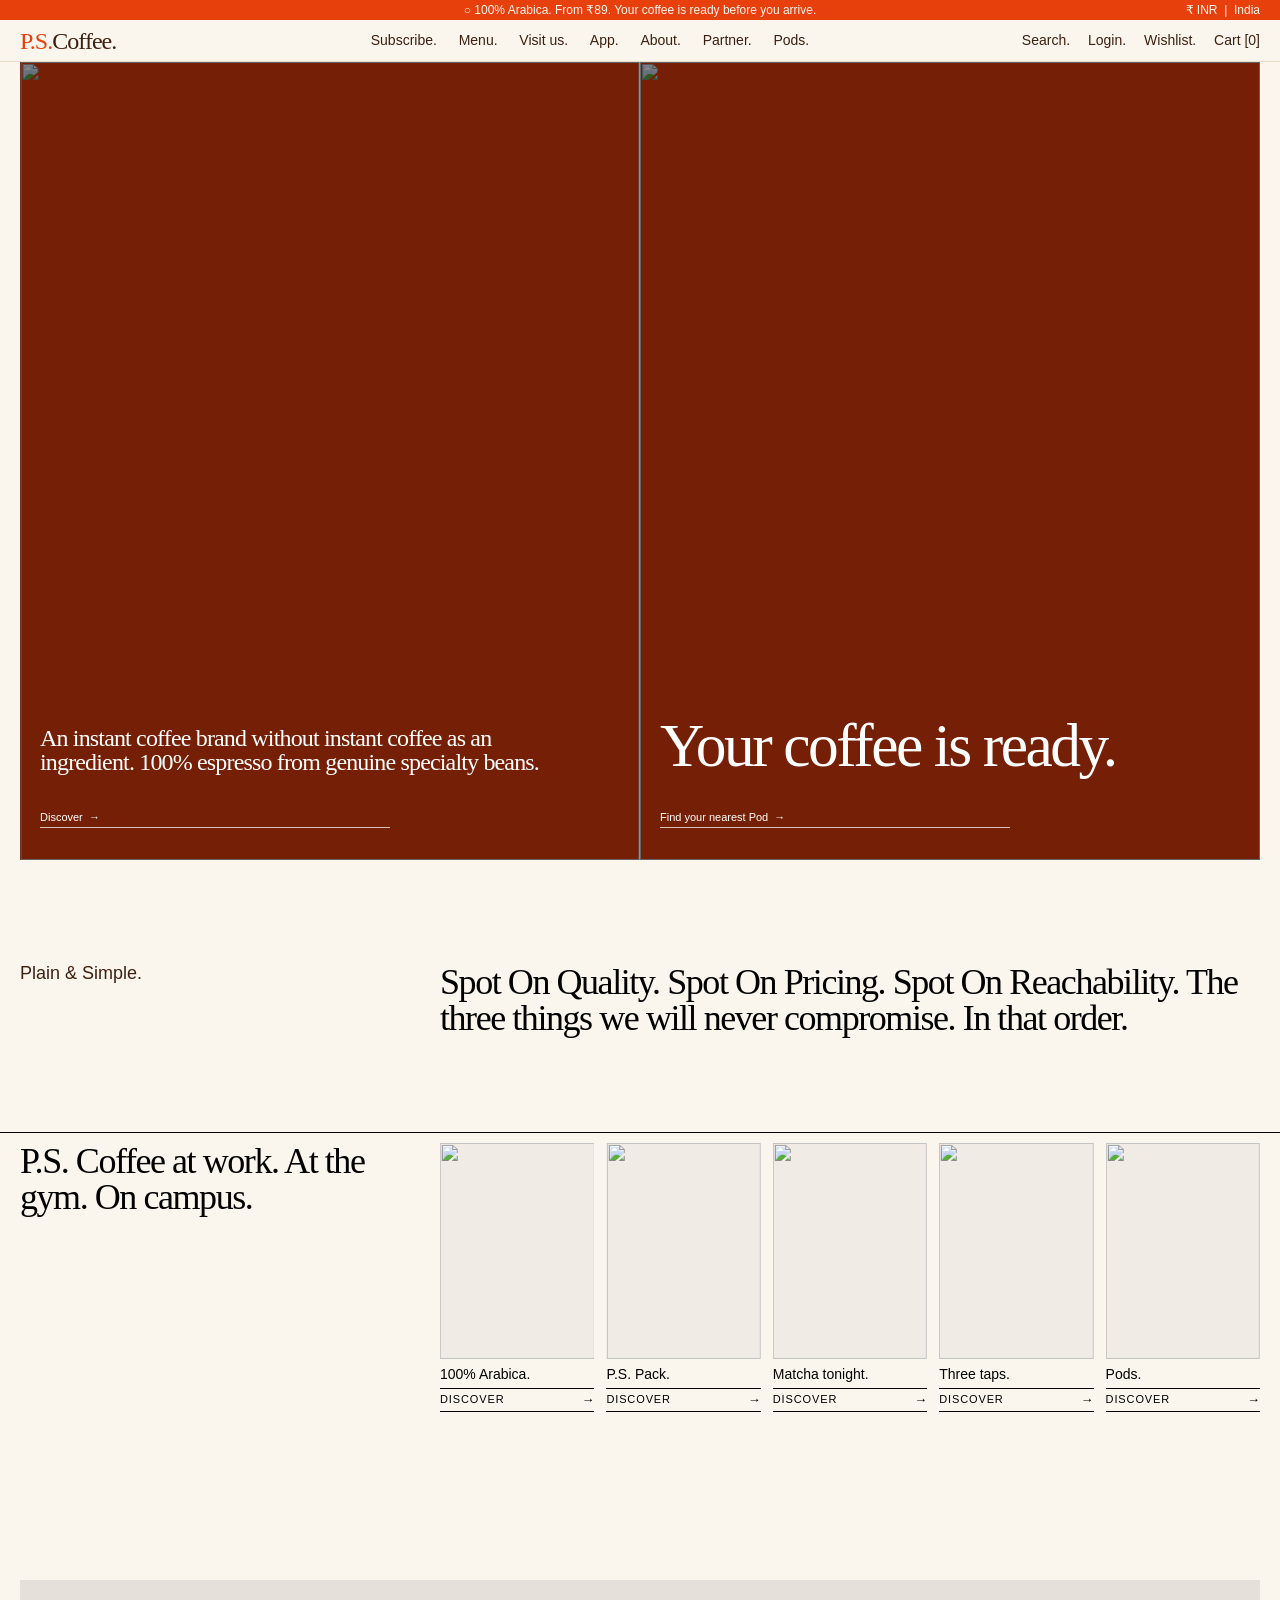
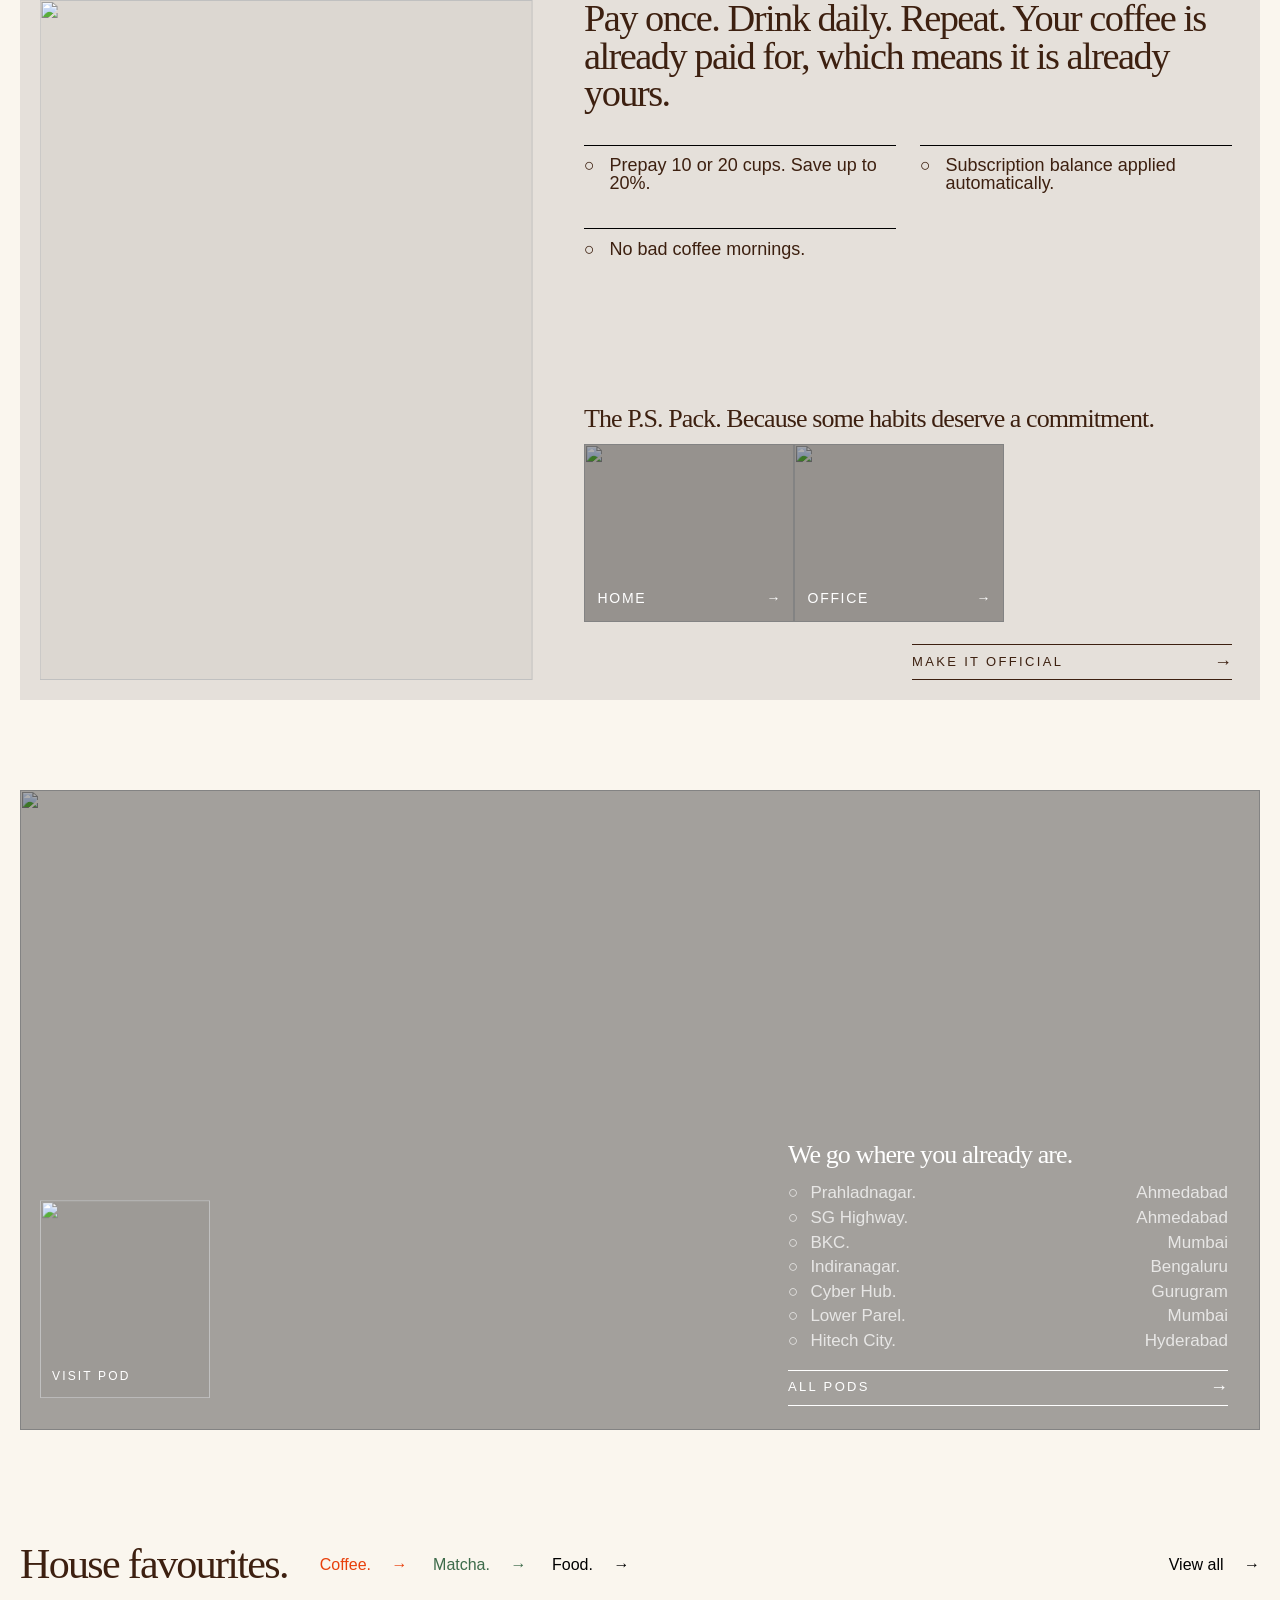
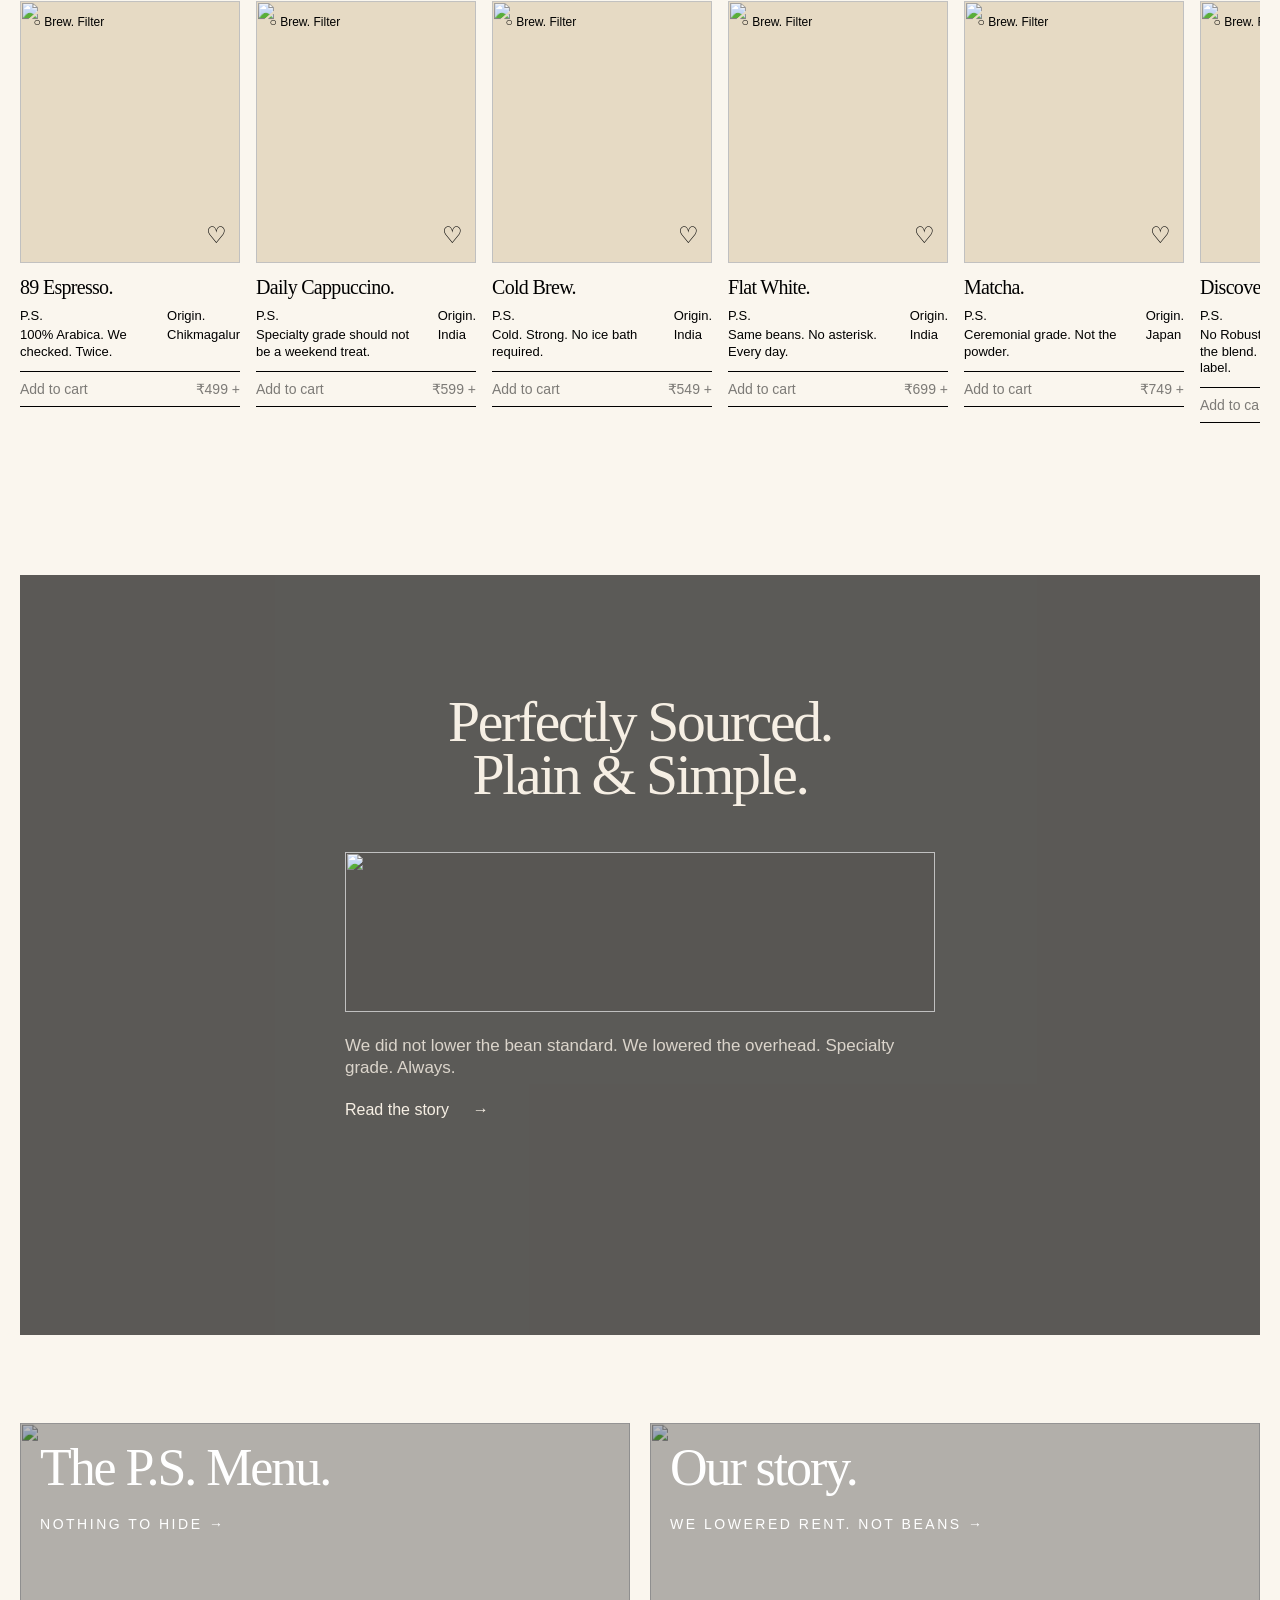
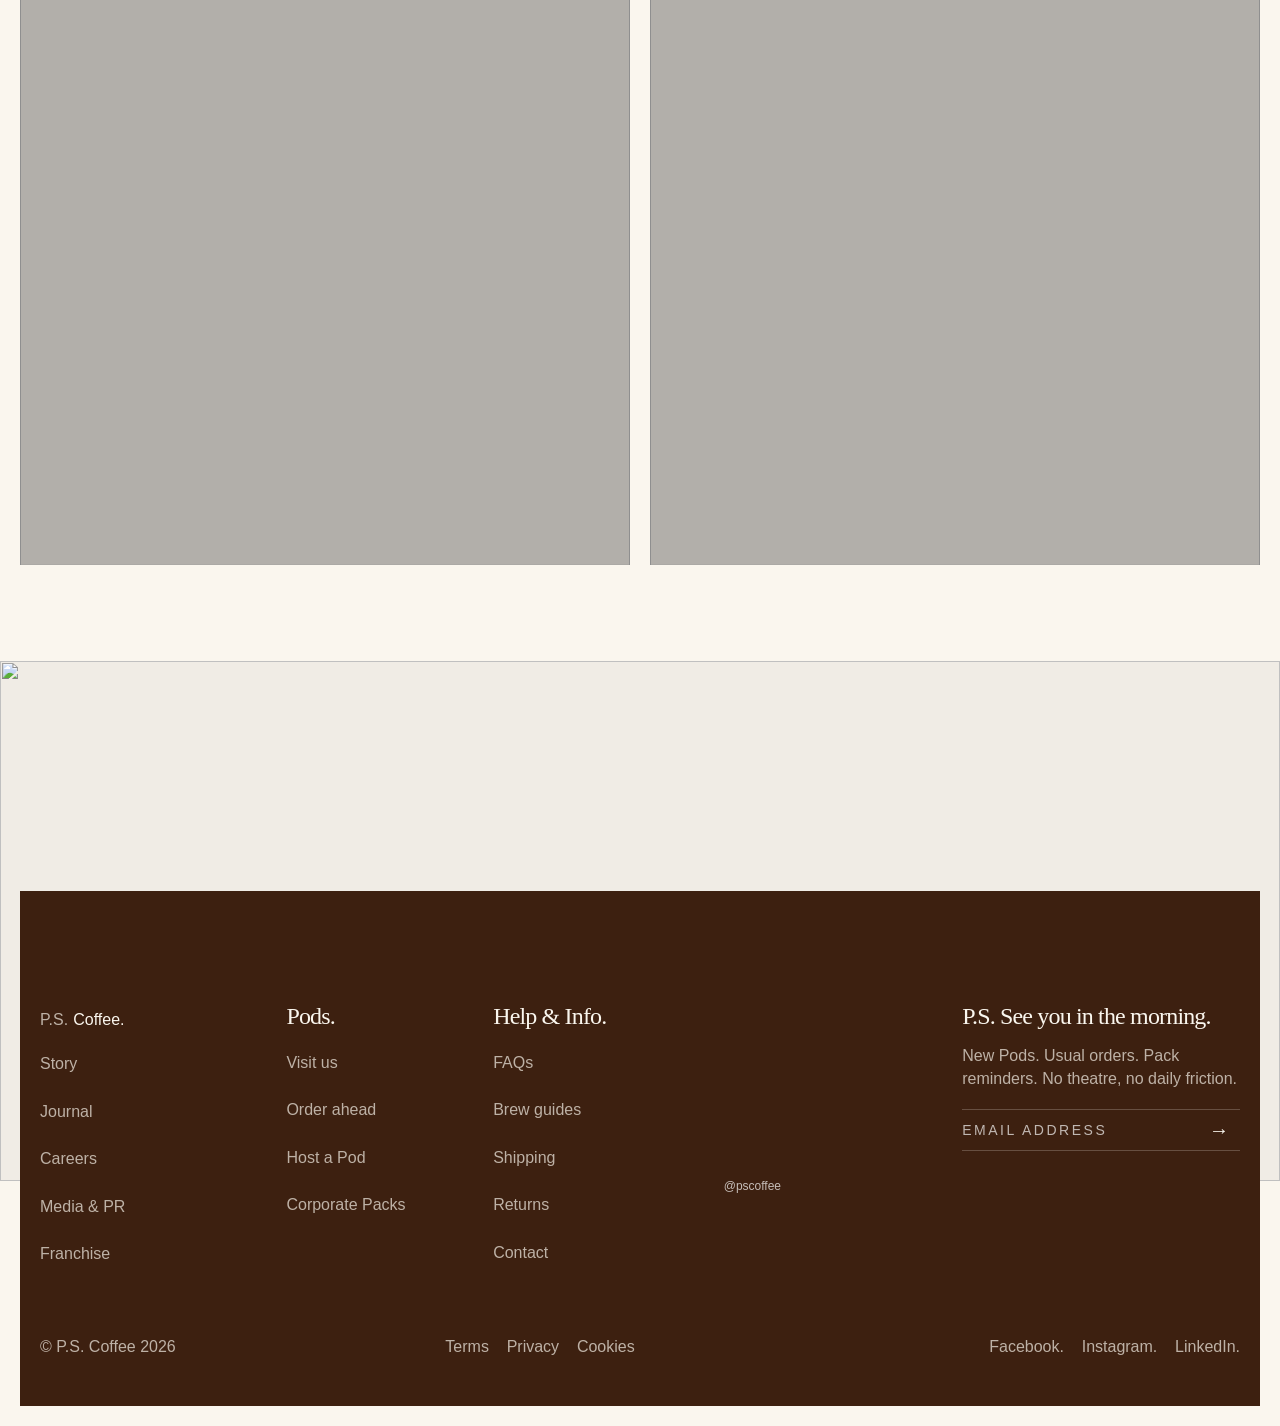
<file: index.html>
<!DOCTYPE html>
<html lang="en">
<head>
<meta charset="UTF-8">
<meta name="viewport" content="width=device-width, initial-scale=1.0">
<title>P.S. Coffee. | Specialty coffee from ₹89.</title>
<meta name="description" content="P.S. Coffee is an instant coffee brand without instant coffee as an ingredient. 100% Arabica. From ₹89. Order in three taps. Your coffee is ready before you arrive.">
<link rel="canonical" href="https://www.pscoffee.in/">
<link rel="icon" href="data:image/svg+xml,%3Csvg xmlns='http://www.w3.org/2000/svg' viewBox='0 0 64 64'%3E%3Crect width='64' height='64' rx='14' fill='%23E8400C'/%3E%3Ctext x='50%25' y='54%25' dominant-baseline='middle' text-anchor='middle' font-family='Georgia,serif' font-size='24' font-weight='700' fill='%23FAF6EE'%3EP.S.%3C/text%3E%3C/svg%3E">
<link rel="preconnect" href="https://fonts.googleapis.com">
<link rel="preconnect" href="https://fonts.gstatic.com" crossorigin>
<link href="https://fonts.googleapis.com/css2?family=Cormorant+Garamond:ital,wght@0,400;0,500;0,600;0,700;1,400;1,500;1,600;1,700&family=DM+Sans:ital,opsz,wght@0,9..40,300;0,9..40,400;0,9..40,500;1,9..40,300&display=swap" rel="stylesheet">
<link rel="stylesheet" href="assets/ps.css">
<link rel="stylesheet" href="assets/wh.css">
<script>(function(){try{var t=JSON.parse(localStorage.getItem('ps-tweaks')||'{}');var r=document.documentElement;if(t.tc){r.style.setProperty('--tc',t.tc);r.style.setProperty('--wh-tc',t.tc);}}catch(e){}})()</script>
</head>
<body data-page="home">

<div id="ps-nav"></div>
<div class="page-top"></div>

<!-- ══ HERO BANNERS  (WatchHouse split-panel style) ══ -->
<div class="wh-banners">

  <!-- Left: caption panel — body copy over dark image -->
  <a class="wh-banner" href="menu.html">
    <div class="wh-banner-img">
      <image-slot id="home-hero-coffee" shape="rect" src="https://images.unsplash.com/photo-1485808191679-5f86510681a2?auto=format&fit=crop&q=80&w=1600" placeholder="P.S. Coffee hero — terracotta cup sleeve, specialty espresso on Steam Cream counter, editorial" fit="cover"></image-slot>
    </div>
    <div class="wh-banner-body">
      <p class="wh-banner-caption">An instant coffee brand without instant coffee as an ingredient. 100% espresso from genuine specialty beans.</p>
      <span class="wh-banner-cta">Discover &nbsp;→</span>
    </div>
  </a>

  <!-- Right: large-heading panel — WatchHouse "Our Houses." style -->
  <a class="wh-banner" href="about.html#pods">
    <div class="wh-banner-img">
      <image-slot id="home-hero-pod" shape="rect" src="https://images.unsplash.com/photo-1583165278997-0250ea5d72e2?auto=format&fit=crop&q=80&w=1600" placeholder="P.S. Pod — compact terracotta coffee deck inside a modern co-working lobby, barista, warm light" fit="cover"></image-slot>
    </div>
    <div class="wh-banner-body">
      <h2 class="wh-banner-heading">Your coffee is ready.</h2>
      <span class="wh-banner-cta">Find your nearest Pod &nbsp;→</span>
    </div>
  </a>

</div>

<section class="wh-modern">
  <p>Plain & Simple.</p>
  <h1>Spot On Quality. Spot On Pricing. Spot On Reachability. The three things we will never compromise. In that order.</h1>
</section>

<section class="wh-home-shop">
  <h2>P.S. Coffee at work. At the gym. On campus.</h2>
  <div class="wh-home-cards">
    <a class="wh-home-card" href="menu.html">
      <image-slot id="home-cat-coffee" shape="rect" src="https://images.unsplash.com/photo-1447933601403-0c6688de566e?auto=format&fit=crop&q=80&w=900" placeholder="Coffee beans" fit="cover"></image-slot>
      <strong>100% Arabica.</strong>
      <span>Discover</span>
    </a>
    <a class="wh-home-card" href="pack.html">
      <image-slot id="home-cat-pack" shape="rect" src="https://images.unsplash.com/photo-1511920170033-f8396924c348?auto=format&fit=crop&q=80&w=900" placeholder="P.S. Pack" fit="cover"></image-slot>
      <strong>P.S. Pack.</strong>
      <span>Discover</span>
    </a>
    <a class="wh-home-card" href="menu.html?cat=matcha#menu-matcha">
      <image-slot id="home-cat-matcha" shape="rect" src="https://images.unsplash.com/photo-1515823662972-da6a2e4d3002?auto=format&fit=crop&q=80&w=900" placeholder="Matcha" fit="cover"></image-slot>
      <strong>Matcha tonight.</strong>
      <span>Discover</span>
    </a>
    <a class="wh-home-card" href="app.html">
      <image-slot id="home-cat-app" shape="rect" src="https://images.unsplash.com/photo-1512428559087-560fa5ceab42?auto=format&fit=crop&q=80&w=900" placeholder="App" fit="cover"></image-slot>
      <strong>Three taps.</strong>
      <span>Discover</span>
    </a>
    <a class="wh-home-card" href="about.html#pods">
      <image-slot id="home-place-small-1" shape="rect" src="https://images.unsplash.com/photo-1554118811-1e0d58224f24?auto=format&fit=crop&q=80&w=900" placeholder="Pods" fit="cover"></image-slot>
      <strong>Pods.</strong>
      <span>Discover</span>
    </a>
  </div>
</section>

<section class="wh-subscription">
  <div class="wh-sub-img">
    <image-slot id="home-subscription-main" shape="rect" src="https://images.unsplash.com/photo-1521017432531-fbd92d768814?auto=format&fit=crop&q=80&w=1400" placeholder="Coffee subscription lifestyle" fit="cover"></image-slot>
  </div>
  <div class="wh-sub-copy">
    <h2>Pay once. Drink daily. Repeat. Your coffee is already paid for, which means it is already yours.</h2>
    <div class="wh-sub-points">
      <p>Prepay 10 or 20 cups. Save up to 20%.</p>
      <p>Subscription balance applied automatically.</p>
      <p>No bad coffee mornings.</p>
    </div>
    <div class="wh-sub-options">
      <h3>The P.S. Pack. Because some habits deserve a commitment.</h3>
      <div class="wh-sub-tiles">
        <a href="pack.html">
          <image-slot id="home-sub-home" shape="rect" src="https://images.unsplash.com/photo-1514432324607-a09d9b4aefdd?auto=format&fit=crop&q=80&w=700" placeholder="Home subscription" fit="cover"></image-slot>
          <span>Home</span>
        </a>
        <a href="partnership.html">
          <image-slot id="home-sub-office" shape="rect" src="https://images.unsplash.com/photo-1519389950473-47ba0277781c?auto=format&fit=crop&q=80&w=700" placeholder="Office subscription" fit="cover"></image-slot>
          <span>Office</span>
        </a>
      </div>
    </div>
    <a class="wh-line-cta wh-sub-build" href="pack.html">Make it official</a>
  </div>
</section>

<section class="wh-locations">
  <image-slot id="home-locations-bg" shape="rect" src="https://images.unsplash.com/photo-1554118811-1e0d58224f24?auto=format&fit=crop&q=80&w=1800" placeholder="P.S. Coffee highlighted pods" fit="cover"></image-slot>
  <div class="wh-loc-card">
    <image-slot id="home-locations-card" shape="rect" src="https://images.unsplash.com/photo-1521017432531-fbd92d768814?auto=format&fit=crop&q=80&w=500" placeholder="P.S. Coffee pod exterior" fit="cover"></image-slot>
    <a href="about.html#pods">Visit Pod</a>
  </div>
  <div class="wh-loc-list">
    <h2>We go where you already are.</h2>
    <p><span>Prahladnagar.</span><span>Ahmedabad</span></p>
    <p><span>SG Highway.</span><span>Ahmedabad</span></p>
    <p><span>BKC.</span><span>Mumbai</span></p>
    <p><span>Indiranagar.</span><span>Bengaluru</span></p>
    <p><span>Cyber Hub.</span><span>Gurugram</span></p>
    <p><span>Lower Parel.</span><span>Mumbai</span></p>
    <p><span>Hitech City.</span><span>Hyderabad</span></p>
    <a class="wh-line-cta" href="about.html#pods">All Pods</a>
  </div>
</section>

<section class="wh-favourites">
  <header>
    <h2>House favourites.</h2>
    <nav aria-label="House favourites categories">
      <a class="on" href="menu.html?cat=coffee#menu-coffee">Coffee.</a>
      <a href="menu.html?cat=matcha#menu-matcha">Matcha.</a>
      <a href="menu.html?cat=food#menu-food">Food.</a>
    </nav>
    <a href="menu.html?cat=all">View all</a>
  </header>
  <div class="wh-fav-row">
    <article class="wh-product-card" data-menu-link="menu.html?cat=coffee#menu-coffee">
      <div class="wh-product-img"><image-slot id="home-fav-1" shape="rect" src="https://images.unsplash.com/photo-1611854779393-1b2da9d400fe?auto=format&fit=crop&q=80&w=900" placeholder="P.S. Espresso pack" fit="cover"></image-slot></div>
      <h3>89 Espresso.</h3>
      <dl><div><dt>P.S.</dt><dd>100% Arabica. We checked. Twice.</dd></div><div><dt>Origin.</dt><dd>Chikmagalur</dd></div></dl>
      <button type="button">Add to cart <span>₹499 +</span></button>
    </article>
    <article class="wh-product-card" data-menu-link="menu.html?cat=coffee#menu-coffee">
      <div class="wh-product-img"><image-slot id="home-fav-2" shape="rect" src="https://images.unsplash.com/photo-1611854779393-1b2da9d400fe?auto=format&fit=crop&q=80&w=900" placeholder="P.S. Filter pack" fit="cover"></image-slot></div>
      <h3>Daily Cappuccino.</h3>
      <dl><div><dt>P.S.</dt><dd>Specialty grade should not be a weekend treat.</dd></div><div><dt>Origin.</dt><dd>India</dd></div></dl>
      <button type="button">Add to cart <span>₹599 +</span></button>
    </article>
    <article class="wh-product-card" data-menu-link="menu.html?cat=coffee#menu-coffee">
      <div class="wh-product-img"><image-slot id="home-fav-3" shape="rect" src="https://images.unsplash.com/photo-1611854779393-1b2da9d400fe?auto=format&fit=crop&q=80&w=900" placeholder="P.S. Arabica pack" fit="cover"></image-slot></div>
      <h3>Cold Brew.</h3>
      <dl><div><dt>P.S.</dt><dd>Cold. Strong. No ice bath required.</dd></div><div><dt>Origin.</dt><dd>India</dd></div></dl>
      <button type="button">Add to cart <span>₹549 +</span></button>
    </article>
    <article class="wh-product-card" data-menu-link="menu.html?cat=coffee#menu-coffee">
      <div class="wh-product-img"><image-slot id="home-fav-4" shape="rect" src="https://images.unsplash.com/photo-1611854779393-1b2da9d400fe?auto=format&fit=crop&q=80&w=900" placeholder="P.S. Seasonal pack" fit="cover"></image-slot></div>
      <h3>Flat White.</h3>
      <dl><div><dt>P.S.</dt><dd>Same beans. No asterisk. Every day.</dd></div><div><dt>Origin.</dt><dd>India</dd></div></dl>
      <button type="button">Add to cart <span>₹699 +</span></button>
    </article>
    <article class="wh-product-card" data-menu-link="menu.html?cat=matcha#menu-matcha">
      <div class="wh-product-img"><image-slot id="home-fav-5" shape="rect" src="https://images.unsplash.com/photo-1611854779393-1b2da9d400fe?auto=format&fit=crop&q=80&w=900" placeholder="P.S. Lady blend pack" fit="cover"></image-slot></div>
      <h3>Matcha.</h3>
      <dl><div><dt>P.S.</dt><dd>Ceremonial grade. Not the powder.</dd></div><div><dt>Origin.</dt><dd>Japan</dd></div></dl>
      <button type="button">Add to cart <span>₹749 +</span></button>
    </article>
    <article class="wh-product-card" data-menu-link="menu.html?cat=food#menu-food">
      <div class="wh-product-img"><image-slot id="home-fav-6" shape="rect" src="https://images.unsplash.com/photo-1611854779393-1b2da9d400fe?auto=format&fit=crop&q=80&w=900" placeholder="P.S. Discovery set" fit="cover"></image-slot></div>
      <h3>Discovery Set.</h3>
      <dl><div><dt>P.S.</dt><dd>No Robusta hiding in the blend. Read the label.</dd></div><div><dt>Origins.</dt><dd>India, Ethiopia</dd></div></dl>
      <button type="button">Add to cart <span>₹999 +</span></button>
    </article>
  </div>
</section>

<section class="wh-origin">
  <image-slot id="home-origin-bg" shape="rect" src="https://images.unsplash.com/photo-1500530855697-b586d89ba3ee?auto=format&fit=crop&q=80&w=1800" placeholder="Coffee origin hills" fit="cover"></image-slot>
  <div class="wh-origin-inner">
    <h2>Perfectly Sourced.<br>Plain & Simple.</h2>
    <image-slot id="home-origin-film" shape="rect" src="https://images.unsplash.com/photo-1500534314209-a25ddb2bd429?auto=format&fit=crop&q=80&w=900" placeholder="Coffee origin film still" fit="cover"></image-slot>
    <p>We did not lower the bean standard. We lowered the overhead. Specialty grade. Always.</p>
    <a href="story.html">Read the story <span>→</span></a>
  </div>
</section>

<section class="wh-menu-story">
  <a class="wh-ms-card" href="menu.html">
    <image-slot id="home-menu-card" shape="rect" src="https://images.unsplash.com/photo-1495474472287-4d71bcdd2085?auto=format&fit=crop&q=80&w=1400" placeholder="Our menu" fit="cover"></image-slot>
    <span>The P.S. Menu.</span>
    <em>Nothing to hide →</em>
  </a>
  <a class="wh-ms-card" href="story.html">
    <image-slot id="home-story-card" shape="rect" src="https://images.unsplash.com/photo-1442512595331-e89e73853f31?auto=format&fit=crop&q=80&w=1400" placeholder="Our story" fit="cover"></image-slot>
    <span>Our story.</span>
    <em>We lowered rent. Not beans →</em>
  </a>
</section>

<section class="wh-footer-banner" aria-hidden="true">
  <image-slot id="home-footer-banner" shape="rect" src="https://images.unsplash.com/photo-1511081692775-05d0f180a065?auto=format&fit=crop&q=80&w=1800" placeholder="P.S. Coffee footer banner" fit="cover"></image-slot>
</section>

<div id="ps-footer"></div>
<script src="assets/image-slot.js"></script>
<script src="assets/ps.js"></script>
<script>
(function(){
  /* tab switcher */
  var tabs  = document.querySelectorAll('.wh-tab');
  var cards = document.querySelectorAll('.wh-fav-card');
  tabs.forEach(function(tab){
    tab.addEventListener('click',function(){
      var t=tab.dataset.wtab;
      tabs.forEach(function(x){x.classList.remove('on');x.setAttribute('aria-selected','false');});
      tab.classList.add('on');tab.setAttribute('aria-selected','true');
      cards.forEach(function(c){c.hidden=c.dataset.wtabContent!==t;});
    });
  });
  /* drag scroll pods */
  var sc=document.getElementById('podsScroller');
  if(sc){
    var down=false,sx,sl;
    sc.addEventListener('mousedown',function(e){down=true;sx=e.pageX-sc.offsetLeft;sl=sc.scrollLeft;sc.style.cursor='grabbing';});
    document.addEventListener('mouseup',function(){down=false;if(sc)sc.style.cursor='grab';});
    sc.addEventListener('mousemove',function(e){if(!down)return;e.preventDefault();sc.scrollLeft=sl-(e.pageX-sc.offsetLeft-sx);});
  }
})();
</script>
</body>
</html>
</file>
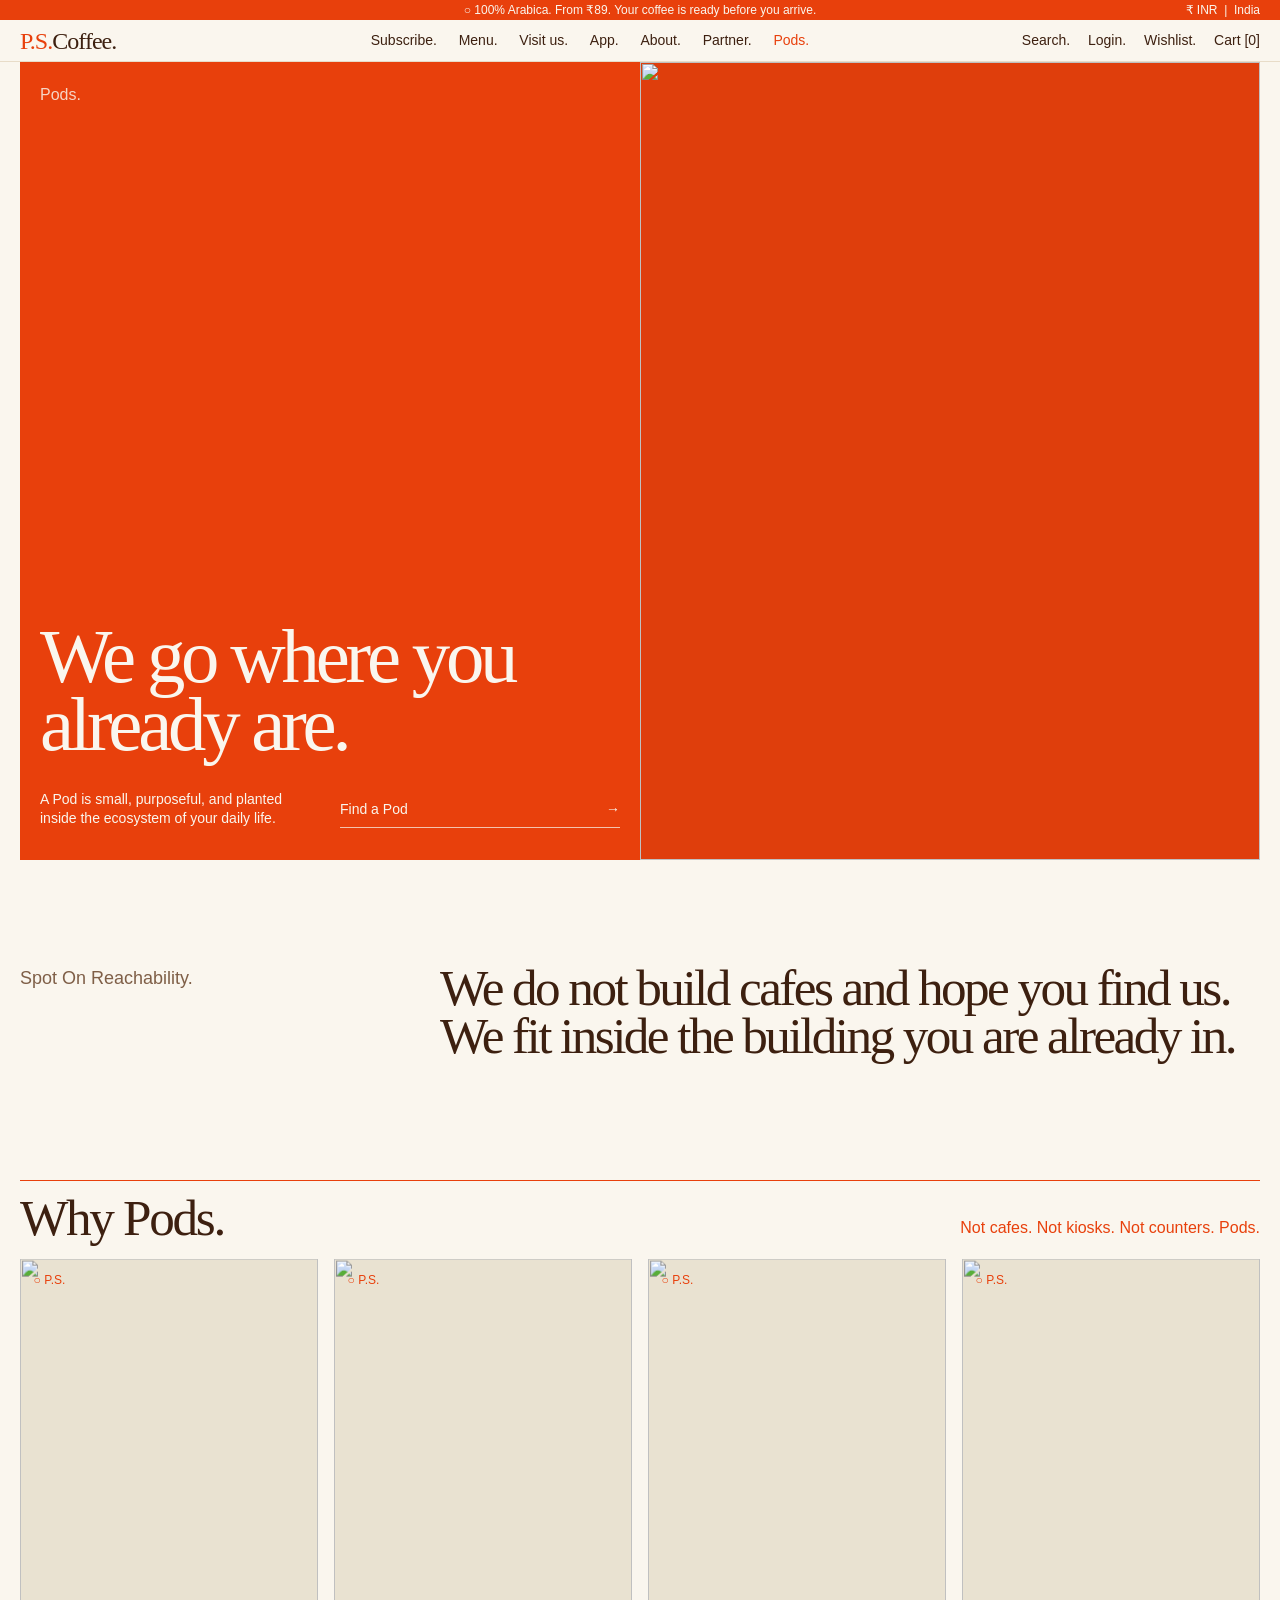
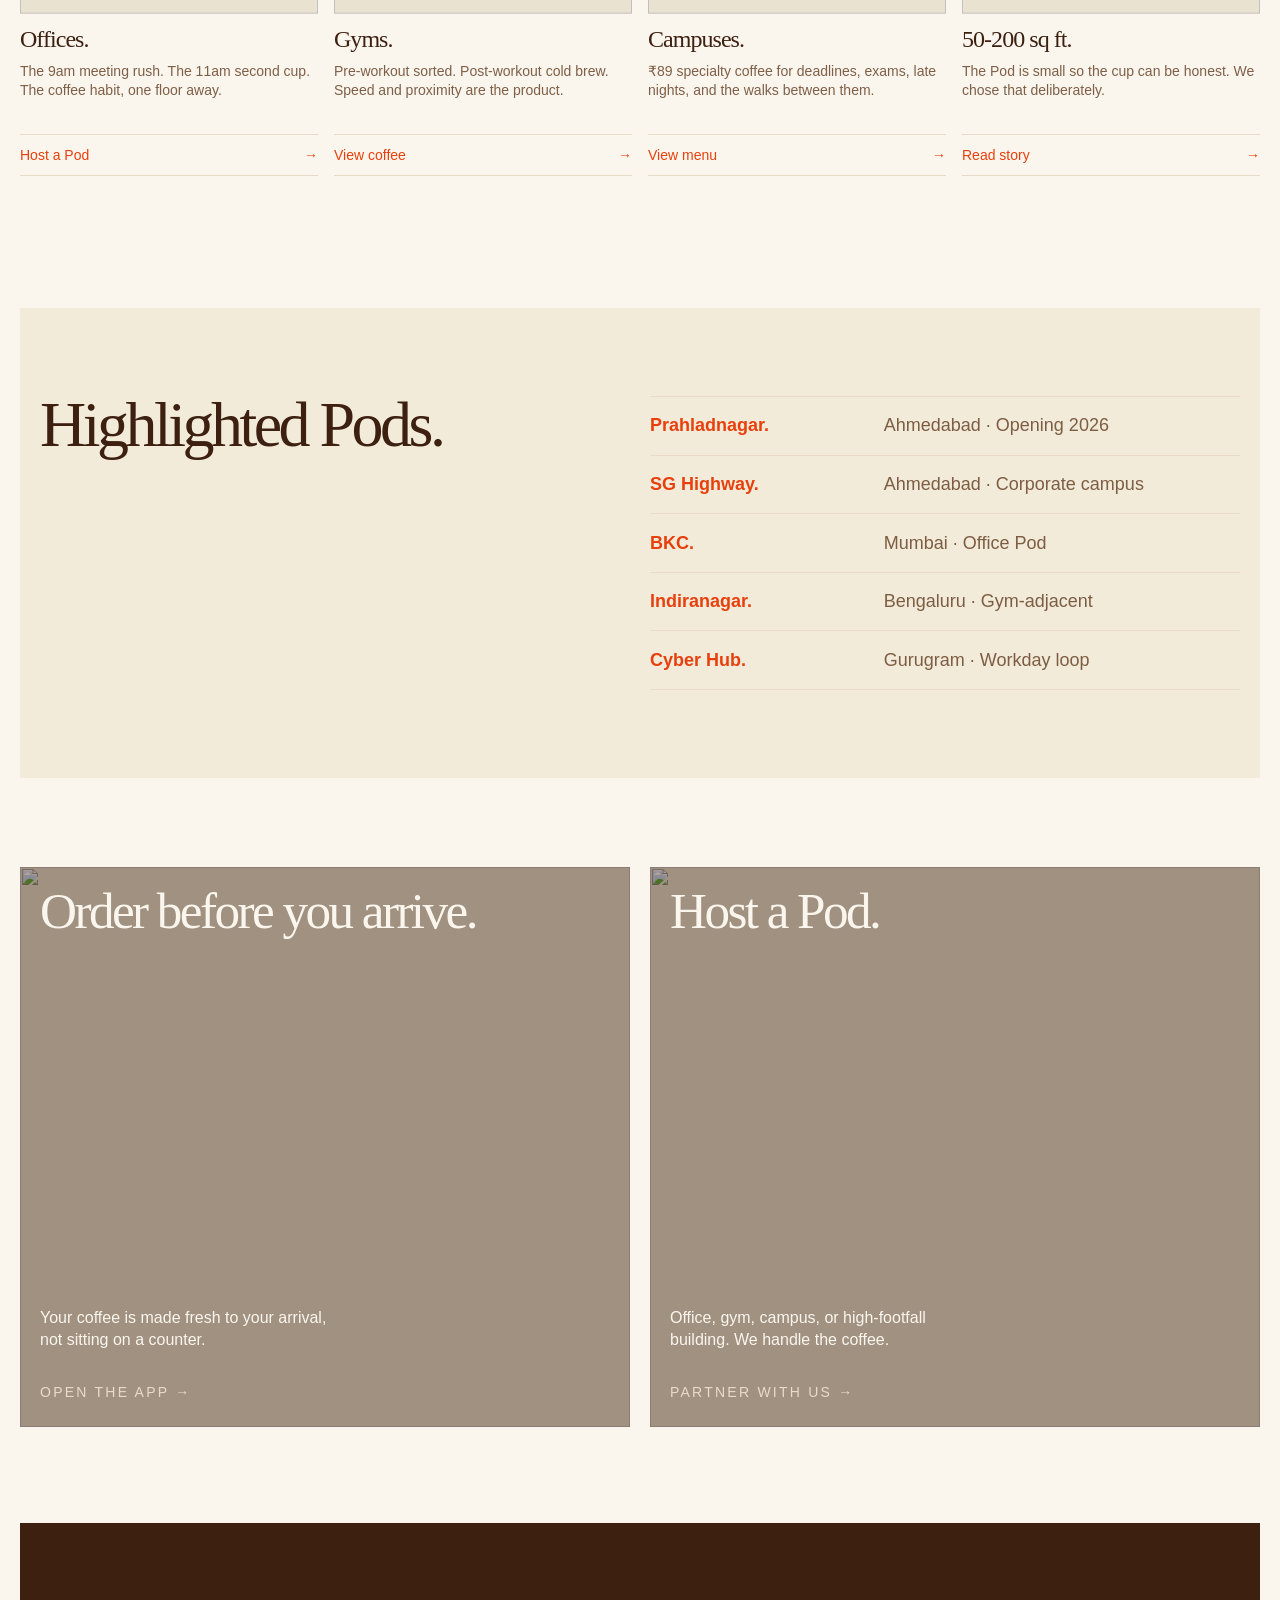
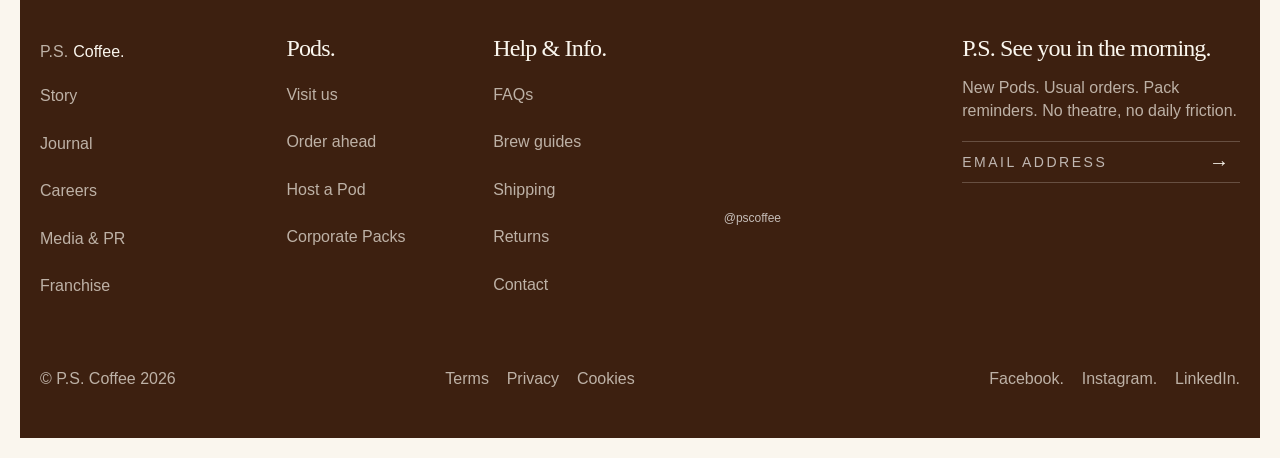
<file: about.html>
<!DOCTYPE html>
<html lang="en">
<head>
<meta charset="UTF-8">
<meta name="viewport" content="width=device-width, initial-scale=1.0">
<title>P.S. Coffee. | Pods, Not Cafes.</title>
<meta name="description" content="P.S. Coffee Pods are compact specialty coffee stations inside the buildings you already use.">
<link rel="stylesheet" href="assets/ps.css">
<link rel="stylesheet" href="assets/wh.css">
</head>
<body data-page="about">
<div id="ps-nav"></div>
<div class="page-top"></div>

<main class="wh-page">
  <section class="wh-page-hero">
    <div class="wh-page-hero-copy">
      <p class="wh-page-kicker">Pods.</p>
      <h1>We go where you already are.</h1>
      <footer>
        <p>A Pod is small, purposeful, and planted inside the ecosystem of your daily life.</p>
        <a href="#pods">Find a Pod</a>
      </footer>
    </div>
    <div class="wh-page-hero-media"><image-slot id="about-hero-pod" shape="rect" src="https://images.unsplash.com/photo-1554118811-1e0d58224f24?auto=format&fit=crop&q=80&w=1600" placeholder="P.S. Coffee Pod" fit="cover"></image-slot></div>
  </section>

  <section class="wh-page-statement">
    <p>Spot On Reachability.</p>
    <h2>We do not build cafes and hope you find us. We fit inside the building you are already in.</h2>
  </section>

  <section class="wh-page-rail">
    <header><h2>Why Pods.</h2><p>Not cafes. Not kiosks. Not counters. Pods.</p></header>
    <div class="wh-page-cards">
      <article class="wh-page-card"><div class="wh-page-card-img"><image-slot id="about-card-1" shape="rect" src="https://images.unsplash.com/photo-1497366754035-f200968a6e72?auto=format&fit=crop&q=80&w=900" placeholder="Corporate campus" fit="cover"></image-slot></div><h3>Offices.</h3><p>The 9am meeting rush. The 11am second cup. The coffee habit, one floor away.</p><a href="partnership.html">Host a Pod</a></article>
      <article class="wh-page-card"><div class="wh-page-card-img"><image-slot id="about-card-2" shape="rect" src="https://images.unsplash.com/photo-1534438327276-14e5300c3a48?auto=format&fit=crop&q=80&w=900" placeholder="Gym Pod" fit="cover"></image-slot></div><h3>Gyms.</h3><p>Pre-workout sorted. Post-workout cold brew. Speed and proximity are the product.</p><a href="menu.html#menu-coffee">View coffee</a></article>
      <article class="wh-page-card"><div class="wh-page-card-img"><image-slot id="about-card-3" shape="rect" src="https://images.unsplash.com/photo-1523580846011-d3a5bc25702b?auto=format&fit=crop&q=80&w=900" placeholder="Campus Pod" fit="cover"></image-slot></div><h3>Campuses.</h3><p>₹89 specialty coffee for deadlines, exams, late nights, and the walks between them.</p><a href="menu.html">View menu</a></article>
      <article class="wh-page-card"><div class="wh-page-card-img"><image-slot id="about-card-4" shape="rect" src="https://images.unsplash.com/photo-1518005020951-eccb494ad742?auto=format&fit=crop&q=80&w=900" placeholder="Small Pod" fit="cover"></image-slot></div><h3>50-200 sq ft.</h3><p>The Pod is small so the cup can be honest. We chose that deliberately.</p><a href="story.html">Read story</a></article>
    </div>
  </section>

  <section class="wh-page-list" id="pods">
    <div class="wh-page-list-grid">
      <div class="wh-page-list-copy"><h2>Highlighted Pods.</h2></div>
      <div class="wh-page-list-rows">
        <p><span>Prahladnagar.</span><span>Ahmedabad · Opening 2026</span></p>
        <p><span>SG Highway.</span><span>Ahmedabad · Corporate campus</span></p>
        <p><span>BKC.</span><span>Mumbai · Office Pod</span></p>
        <p><span>Indiranagar.</span><span>Bengaluru · Gym-adjacent</span></p>
        <p><span>Cyber Hub.</span><span>Gurugram · Workday loop</span></p>
      </div>
    </div>
  </section>

  <section class="wh-page-split">
    <a href="app.html"><image-slot id="about-split-app" shape="rect" src="https://images.unsplash.com/photo-1512428559087-560fa5ceab42?auto=format&fit=crop&q=80&w=1200" placeholder="P.S. app" fit="cover"></image-slot><h2>Order before you arrive.</h2><p>Your coffee is made fresh to your arrival, not sitting on a counter.</p><span>Open the app →</span></a>
    <a href="partnership.html"><image-slot id="about-split-host" shape="rect" src="https://images.unsplash.com/photo-1497366811353-6870744d04b2?auto=format&fit=crop&q=80&w=1200" placeholder="Host a Pod" fit="cover"></image-slot><h2>Host a Pod.</h2><p>Office, gym, campus, or high-footfall building. We handle the coffee.</p><span>Partner with us →</span></a>
  </section>
</main>

<div id="ps-footer"></div>
<script src="assets/image-slot.js"></script>
<script src="assets/ps.js"></script>
</body>
</html>
</file>
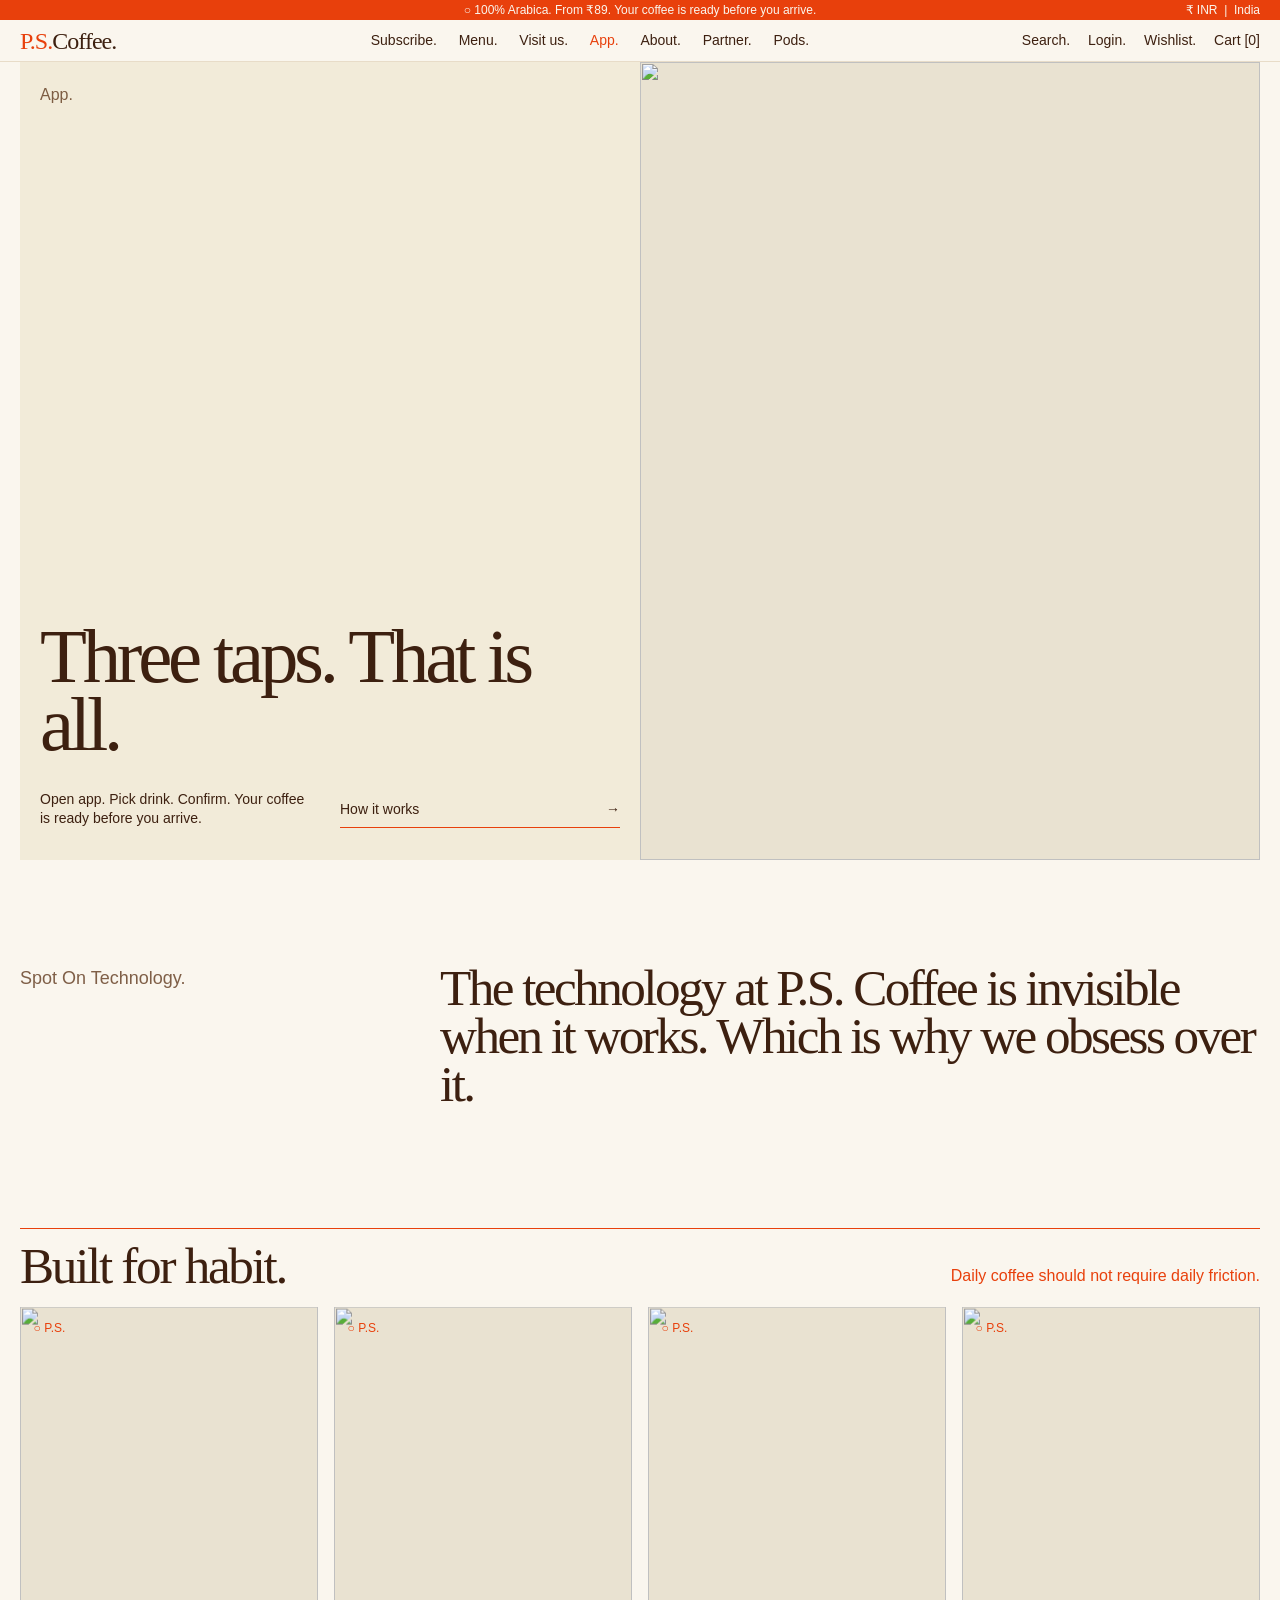
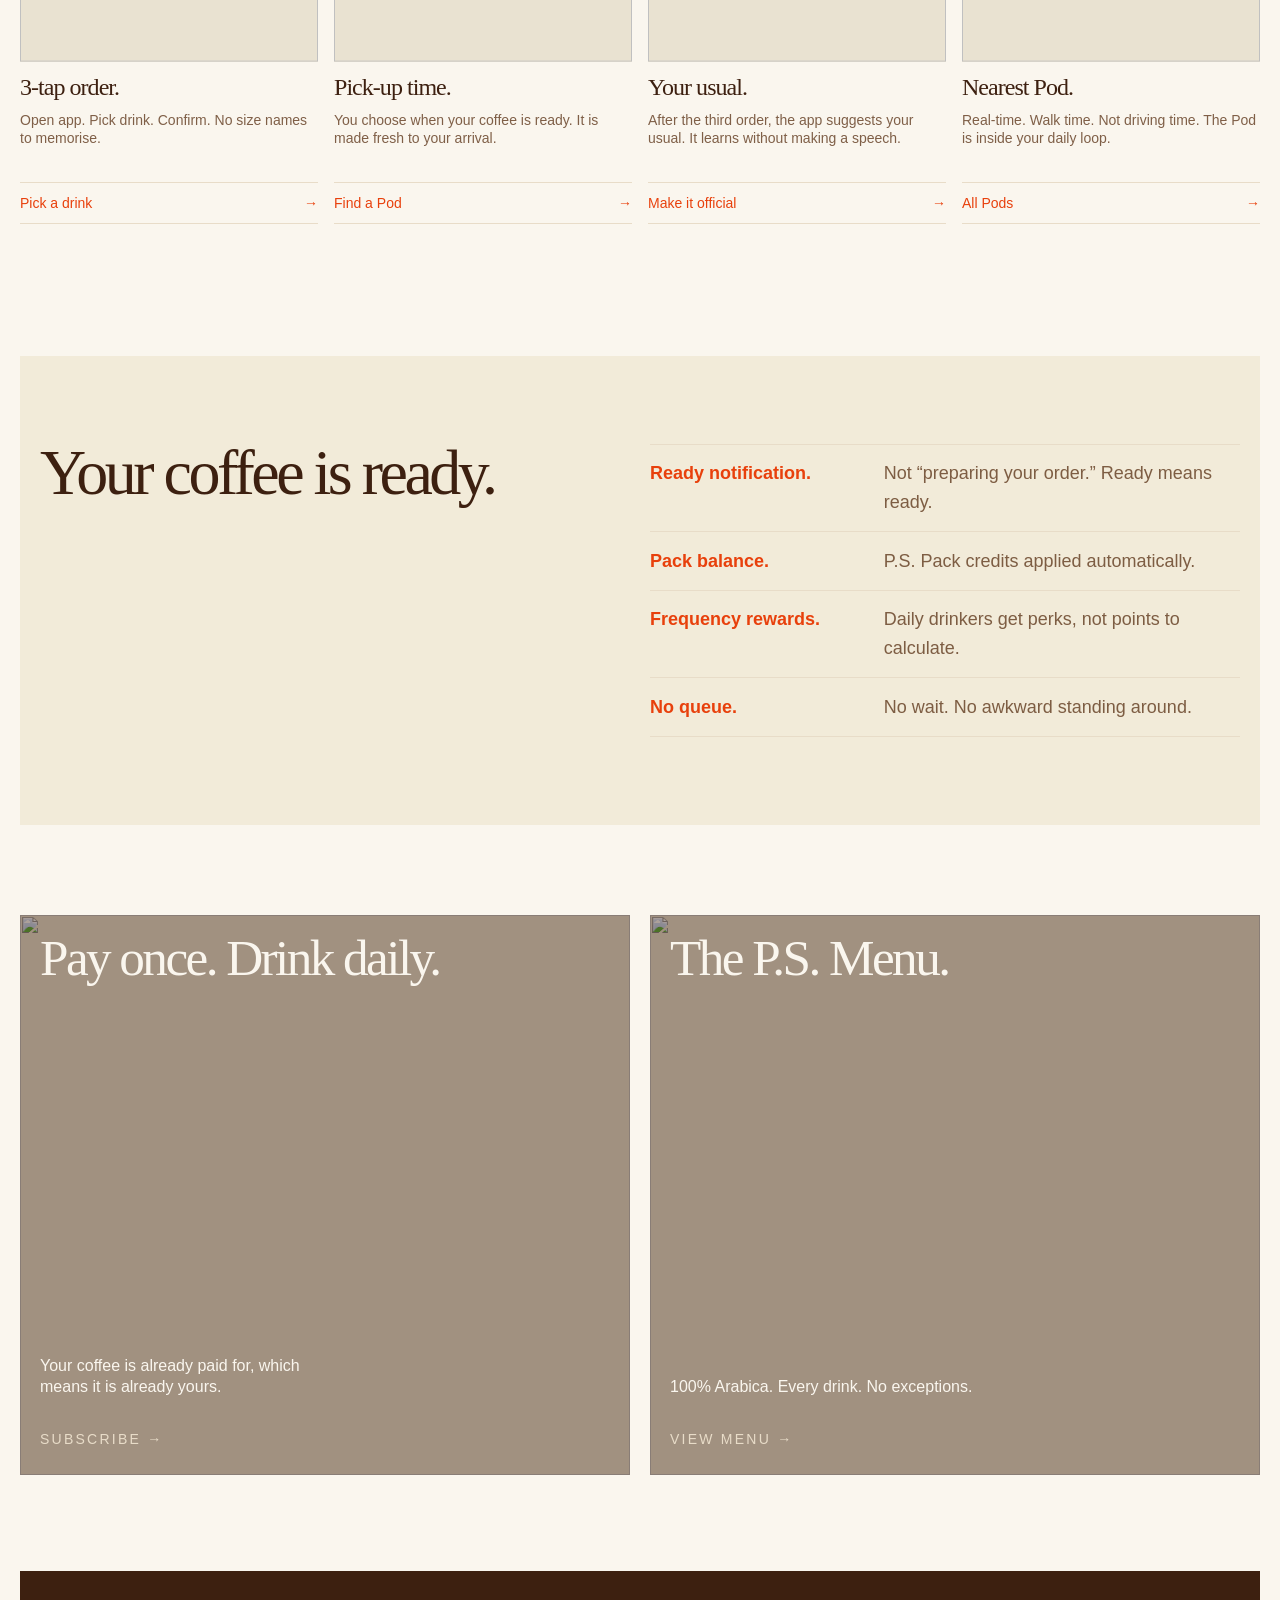
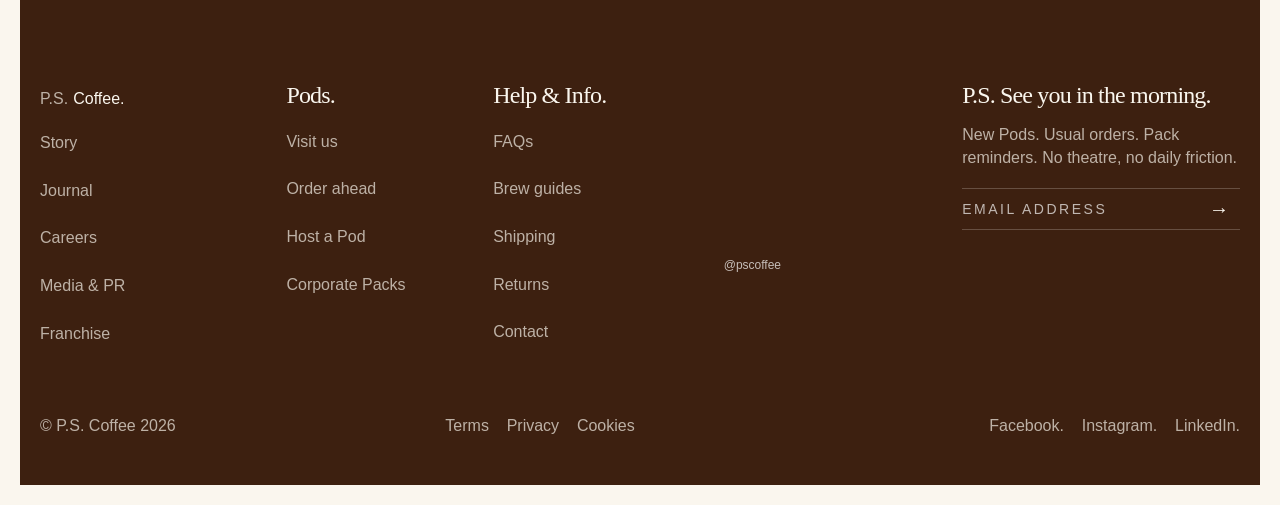
<file: app.html>
<!DOCTYPE html>
<html lang="en">
<head>
<meta charset="UTF-8">
<meta name="viewport" content="width=device-width, initial-scale=1.0">
<title>P.S. Coffee. | The App.</title>
<meta name="description" content="Order in three taps. Choose your pick-up time. Your P.S. Coffee is ready before you arrive.">
<link rel="stylesheet" href="assets/ps.css">
<link rel="stylesheet" href="assets/wh.css">
</head>
<body data-page="app">
<div id="ps-nav"></div>
<div class="page-top"></div>

<main class="wh-page">
  <section class="wh-page-hero is-light">
    <div class="wh-page-hero-copy">
      <p class="wh-page-kicker">App.</p>
      <h1>Three taps. That is all.</h1>
      <footer>
        <p>Open app. Pick drink. Confirm. Your coffee is ready before you arrive.</p>
        <a href="#features">How it works</a>
      </footer>
    </div>
    <div class="wh-page-hero-media"><image-slot id="app-hero" shape="rect" src="https://images.unsplash.com/photo-1512428559087-560fa5ceab42?auto=format&fit=crop&q=80&w=1600" placeholder="P.S. Coffee app" fit="cover"></image-slot></div>
  </section>

  <section class="wh-page-statement">
    <p>Spot On Technology.</p>
    <h2>The technology at P.S. Coffee is invisible when it works. Which is why we obsess over it.</h2>
  </section>

  <section class="wh-page-rail" id="features">
    <header><h2>Built for habit.</h2><p>Daily coffee should not require daily friction.</p></header>
    <div class="wh-page-cards">
      <article class="wh-page-card"><div class="wh-page-card-img"><image-slot id="app-card-1" shape="rect" src="https://images.unsplash.com/photo-1551650975-87deedd944c3?auto=format&fit=crop&q=80&w=900" placeholder="Three tap order" fit="cover"></image-slot></div><h3>3-tap order.</h3><p>Open app. Pick drink. Confirm. No size names to memorise.</p><a href="menu.html">Pick a drink</a></article>
      <article class="wh-page-card"><div class="wh-page-card-img"><image-slot id="app-card-2" shape="rect" src="https://images.unsplash.com/photo-1516321318423-f06f85e504b3?auto=format&fit=crop&q=80&w=900" placeholder="Pickup time" fit="cover"></image-slot></div><h3>Pick-up time.</h3><p>You choose when your coffee is ready. It is made fresh to your arrival.</p><a href="about.html#pods">Find a Pod</a></article>
      <article class="wh-page-card"><div class="wh-page-card-img"><image-slot id="app-card-3" shape="rect" src="https://images.unsplash.com/photo-1555421689-491a97ff2040?auto=format&fit=crop&q=80&w=900" placeholder="Smart favourites" fit="cover"></image-slot></div><h3>Your usual.</h3><p>After the third order, the app suggests your usual. It learns without making a speech.</p><a href="pack.html">Make it official</a></article>
      <article class="wh-page-card"><div class="wh-page-card-img"><image-slot id="app-card-4" shape="rect" src="https://images.unsplash.com/photo-1500530855697-b586d89ba3ee?auto=format&fit=crop&q=80&w=900" placeholder="Nearest Pod" fit="cover"></image-slot></div><h3>Nearest Pod.</h3><p>Real-time. Walk time. Not driving time. The Pod is inside your daily loop.</p><a href="about.html#pods">All Pods</a></article>
    </div>
  </section>

  <section class="wh-page-list">
    <div class="wh-page-list-grid">
      <div class="wh-page-list-copy"><h2>Your coffee is ready.</h2></div>
      <div class="wh-page-list-rows">
        <p><span>Ready notification.</span><span>Not “preparing your order.” Ready means ready.</span></p>
        <p><span>Pack balance.</span><span>P.S. Pack credits applied automatically.</span></p>
        <p><span>Frequency rewards.</span><span>Daily drinkers get perks, not points to calculate.</span></p>
        <p><span>No queue.</span><span>No wait. No awkward standing around.</span></p>
      </div>
    </div>
  </section>

  <section class="wh-page-split">
    <a href="pack.html"><image-slot id="app-split-pack" shape="rect" src="https://images.unsplash.com/photo-1522992319-0365e5f11656?auto=format&fit=crop&q=80&w=1200" placeholder="P.S. Pack" fit="cover"></image-slot><h2>Pay once. Drink daily.</h2><p>Your coffee is already paid for, which means it is already yours.</p><span>Subscribe →</span></a>
    <a href="menu.html"><image-slot id="app-split-menu" shape="rect" src="https://images.unsplash.com/photo-1495474472287-4d71bcdd2085?auto=format&fit=crop&q=80&w=1200" placeholder="Menu" fit="cover"></image-slot><h2>The P.S. Menu.</h2><p>100% Arabica. Every drink. No exceptions.</p><span>View menu →</span></a>
  </section>
</main>

<div id="ps-footer"></div>
<script src="assets/image-slot.js"></script>
<script src="assets/ps.js"></script>
</body>
</html>
</file>
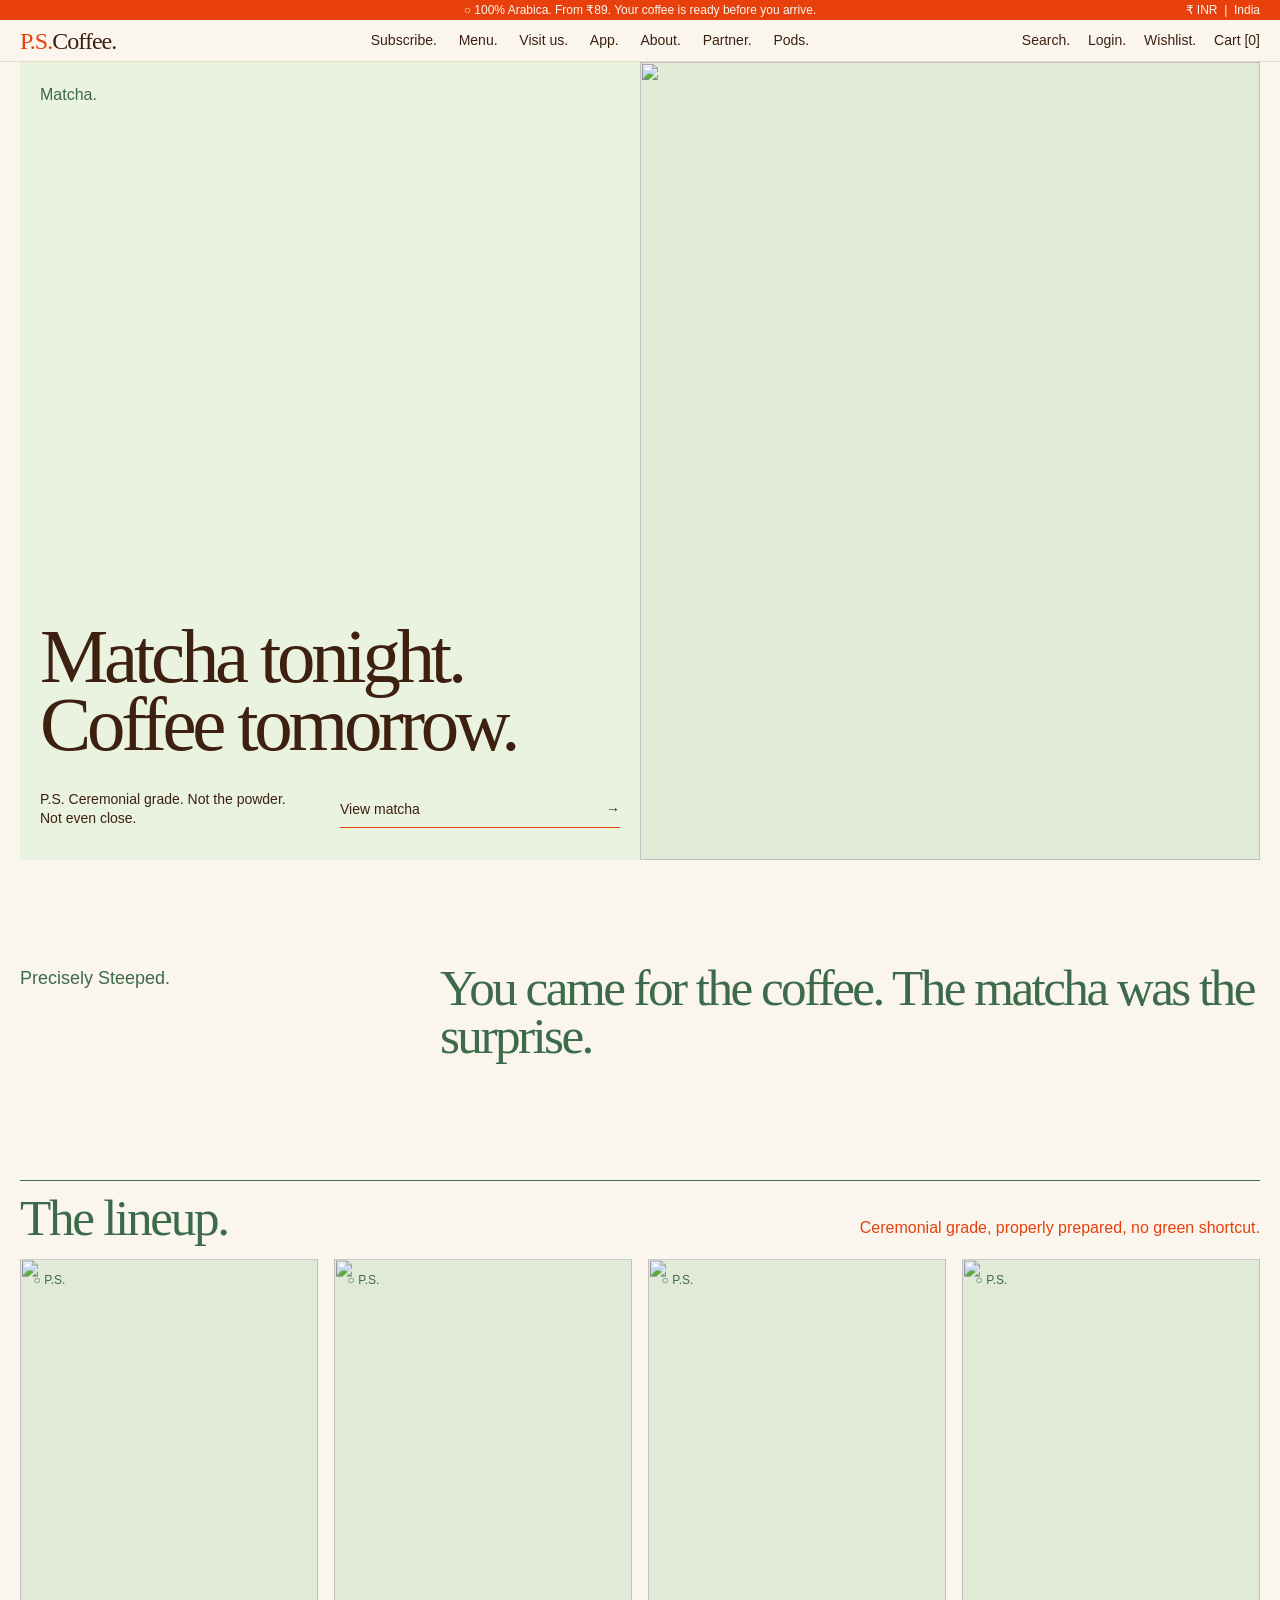
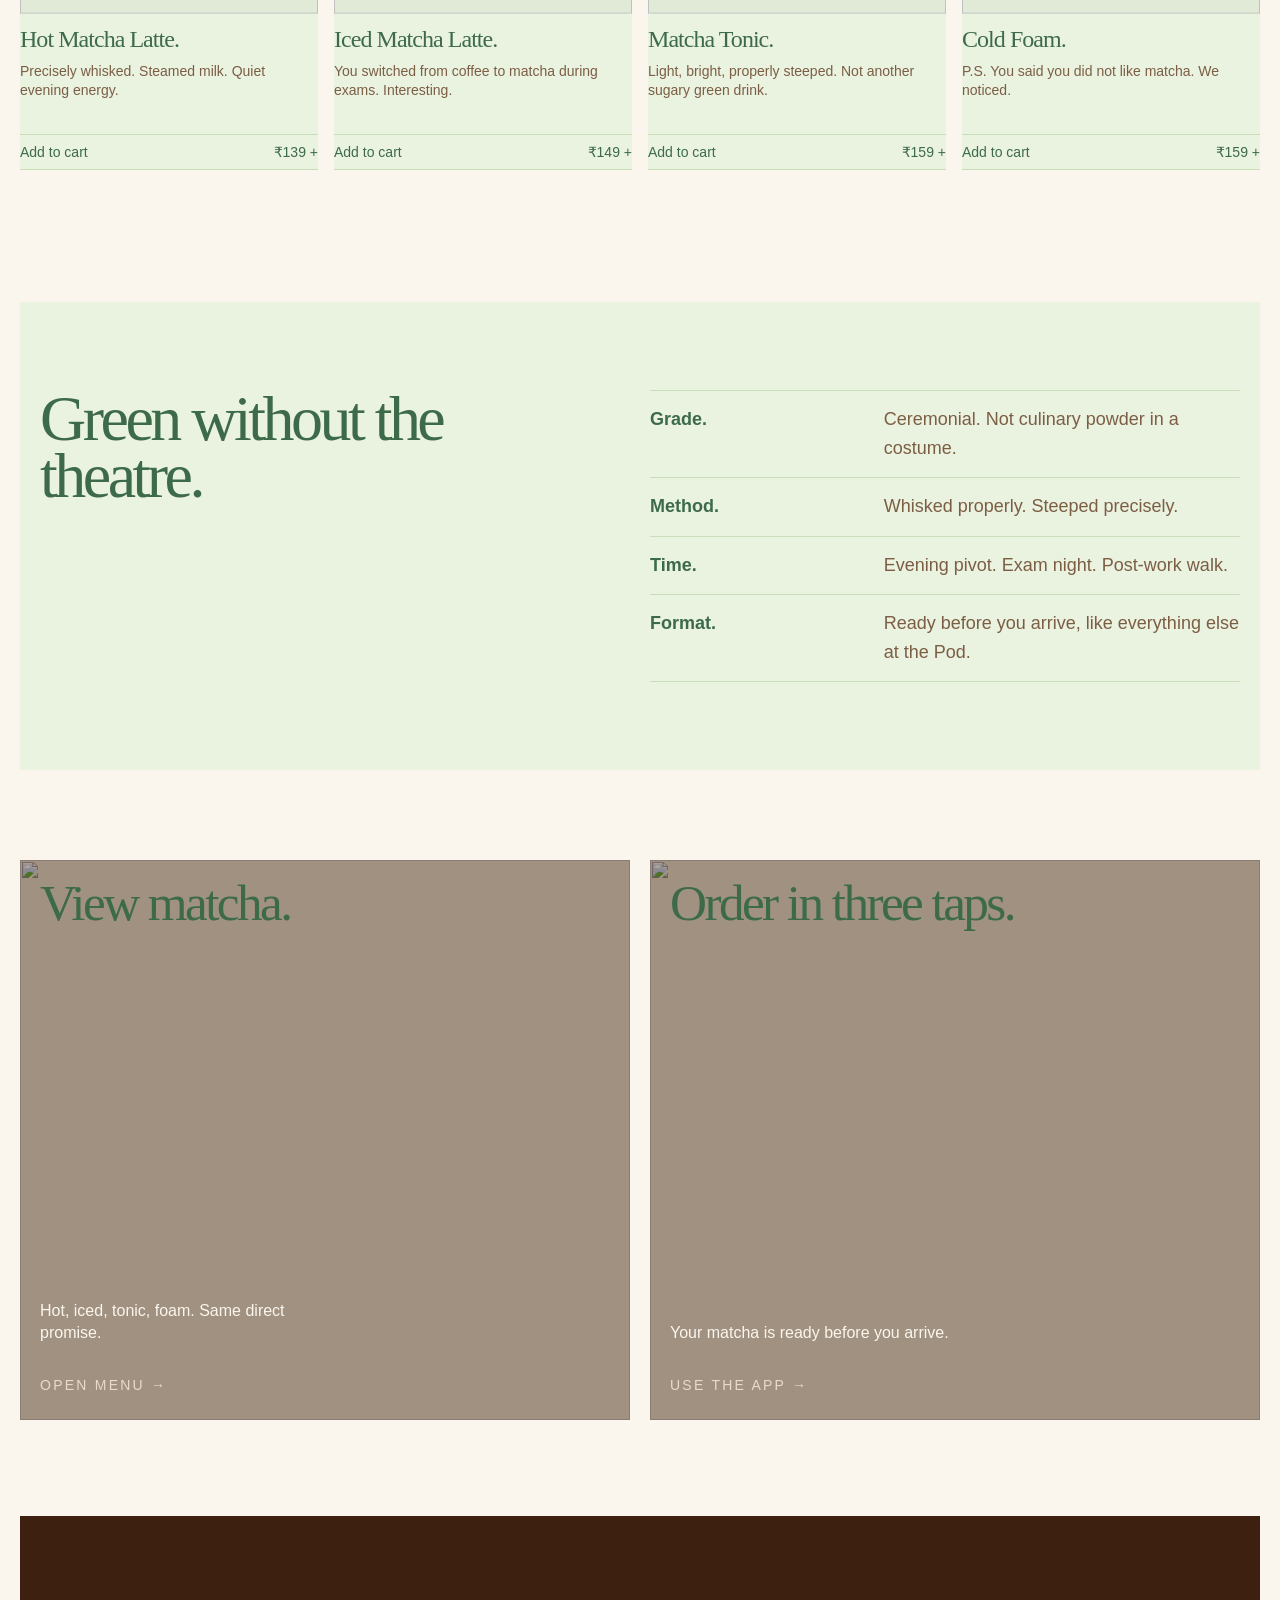
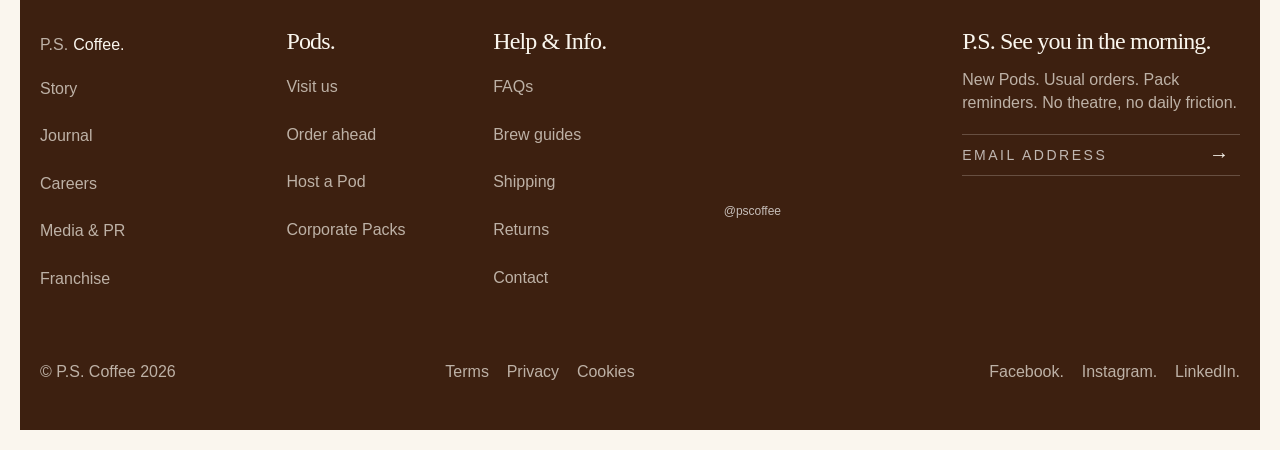
<file: matcha.html>
<!DOCTYPE html>
<html lang="en">
<head>
<meta charset="UTF-8">
<meta name="viewport" content="width=device-width, initial-scale=1.0">
<title>P.S. Coffee. | Matcha.</title>
<meta name="description" content="P.S. Matcha. Ceremonial grade. Not the powder. Not even close.">
<link rel="stylesheet" href="assets/ps.css">
<link rel="stylesheet" href="assets/wh.css">
</head>
<body data-page="matcha">
<div id="ps-nav"></div>
<div class="page-top"></div>

<main class="wh-page">
  <section class="wh-page-hero is-light">
    <div class="wh-page-hero-copy">
      <p class="wh-page-kicker">Matcha.</p>
      <h1>Matcha tonight. Coffee tomorrow.</h1>
      <footer>
        <p>P.S. Ceremonial grade. Not the powder. Not even close.</p>
        <a href="#lineup">View matcha</a>
      </footer>
    </div>
    <div class="wh-page-hero-media"><image-slot id="matcha-hero" shape="rect" src="https://images.unsplash.com/photo-1515823662972-da6a2e4d3002?auto=format&fit=crop&q=80&w=1600" placeholder="Matcha" fit="cover"></image-slot></div>
  </section>

  <section class="wh-page-statement">
    <p>Precisely Steeped.</p>
    <h2>You came for the coffee. The matcha was the surprise.</h2>
  </section>

  <section class="wh-page-rail" id="lineup">
    <header><h2>The lineup.</h2><p>Ceremonial grade, properly prepared, no green shortcut.</p></header>
    <div class="wh-page-cards">
      <article class="wh-page-card"><div class="wh-page-card-img"><image-slot id="matcha-card-hot" shape="rect" src="https://images.unsplash.com/photo-1515823662972-da6a2e4d3002?auto=format&fit=crop&q=80&w=900" placeholder="Hot matcha latte" fit="cover"></image-slot></div><h3>Hot Matcha Latte.</h3><p>Precisely whisked. Steamed milk. Quiet evening energy.</p><button type="button" data-add="Hot Matcha Latte">Add to cart <span>₹139 +</span></button></article>
      <article class="wh-page-card"><div class="wh-page-card-img"><image-slot id="matcha-card-iced" shape="rect" src="https://images.unsplash.com/photo-1558857563-b371033873b8?auto=format&fit=crop&q=80&w=900" placeholder="Iced matcha latte" fit="cover"></image-slot></div><h3>Iced Matcha Latte.</h3><p>You switched from coffee to matcha during exams. Interesting.</p><button type="button" data-add="Iced Matcha Latte">Add to cart <span>₹149 +</span></button></article>
      <article class="wh-page-card"><div class="wh-page-card-img"><image-slot id="matcha-card-tonic" shape="rect" src="https://images.unsplash.com/photo-1536256263959-770b48d82b0a?auto=format&fit=crop&q=80&w=900" placeholder="Matcha tonic" fit="cover"></image-slot></div><h3>Matcha Tonic.</h3><p>Light, bright, properly steeped. Not another sugary green drink.</p><button type="button" data-add="Matcha Tonic">Add to cart <span>₹159 +</span></button></article>
      <article class="wh-page-card"><div class="wh-page-card-img"><image-slot id="matcha-card-cold" shape="rect" src="https://images.unsplash.com/photo-1571934811356-5cc061b6821f?auto=format&fit=crop&q=80&w=900" placeholder="Matcha cold foam" fit="cover"></image-slot></div><h3>Cold Foam.</h3><p>P.S. You said you did not like matcha. We noticed.</p><button type="button" data-add="Matcha Cold Foam">Add to cart <span>₹159 +</span></button></article>
    </div>
  </section>

  <section class="wh-page-list">
    <div class="wh-page-list-grid">
      <div class="wh-page-list-copy"><h2>Green without the theatre.</h2></div>
      <div class="wh-page-list-rows">
        <p><span>Grade.</span><span>Ceremonial. Not culinary powder in a costume.</span></p>
        <p><span>Method.</span><span>Whisked properly. Steeped precisely.</span></p>
        <p><span>Time.</span><span>Evening pivot. Exam night. Post-work walk.</span></p>
        <p><span>Format.</span><span>Ready before you arrive, like everything else at the Pod.</span></p>
      </div>
    </div>
  </section>

  <section class="wh-page-split">
    <a href="menu.html?cat=matcha#menu-matcha"><image-slot id="matcha-split-menu" shape="rect" src="https://images.unsplash.com/photo-1558857563-b371033873b8?auto=format&fit=crop&q=80&w=1200" placeholder="Matcha menu" fit="cover"></image-slot><h2>View matcha.</h2><p>Hot, iced, tonic, foam. Same direct promise.</p><span>Open menu →</span></a>
    <a href="app.html"><image-slot id="matcha-split-app" shape="rect" src="https://images.unsplash.com/photo-1512428559087-560fa5ceab42?auto=format&fit=crop&q=80&w=1200" placeholder="Order matcha" fit="cover"></image-slot><h2>Order in three taps.</h2><p>Your matcha is ready before you arrive.</p><span>Use the app →</span></a>
  </section>
</main>

<div id="ps-footer"></div>
<script src="assets/image-slot.js"></script>
<script src="assets/ps.js"></script>
</body>
</html>
</file>
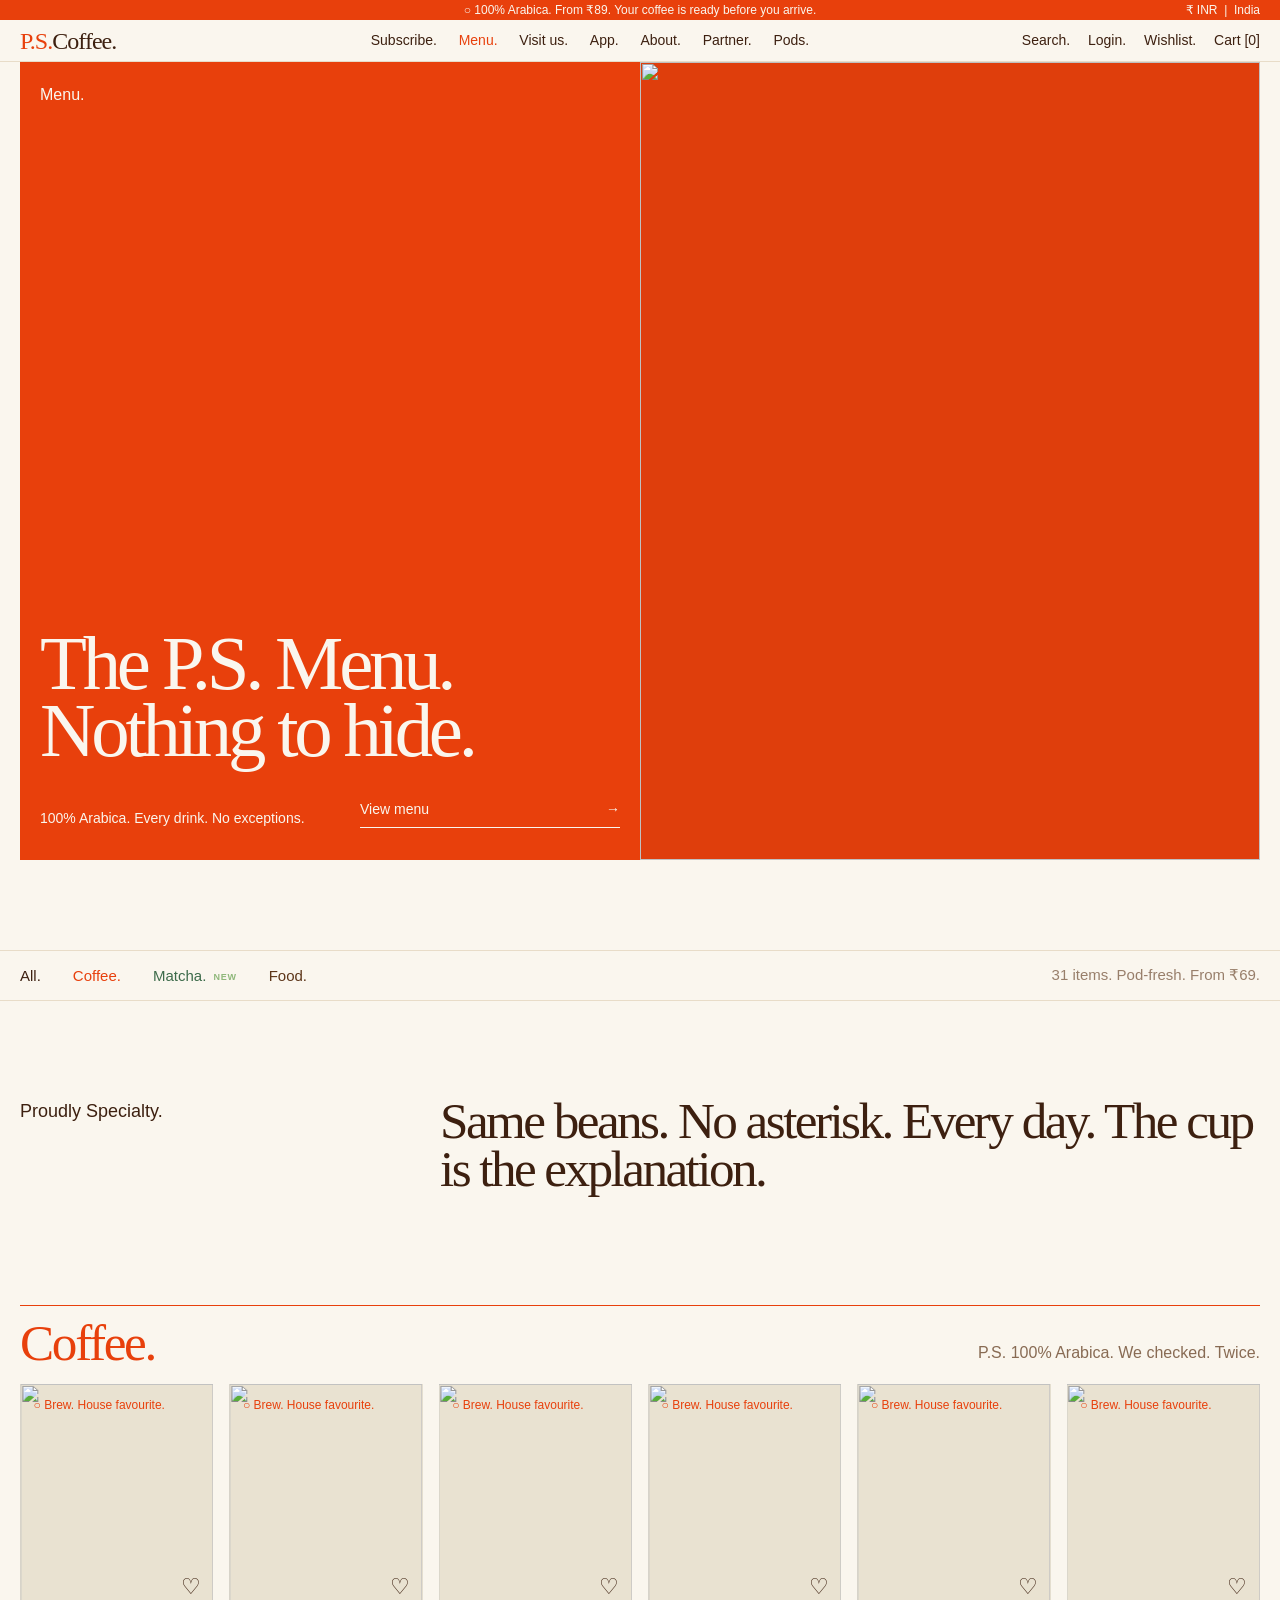
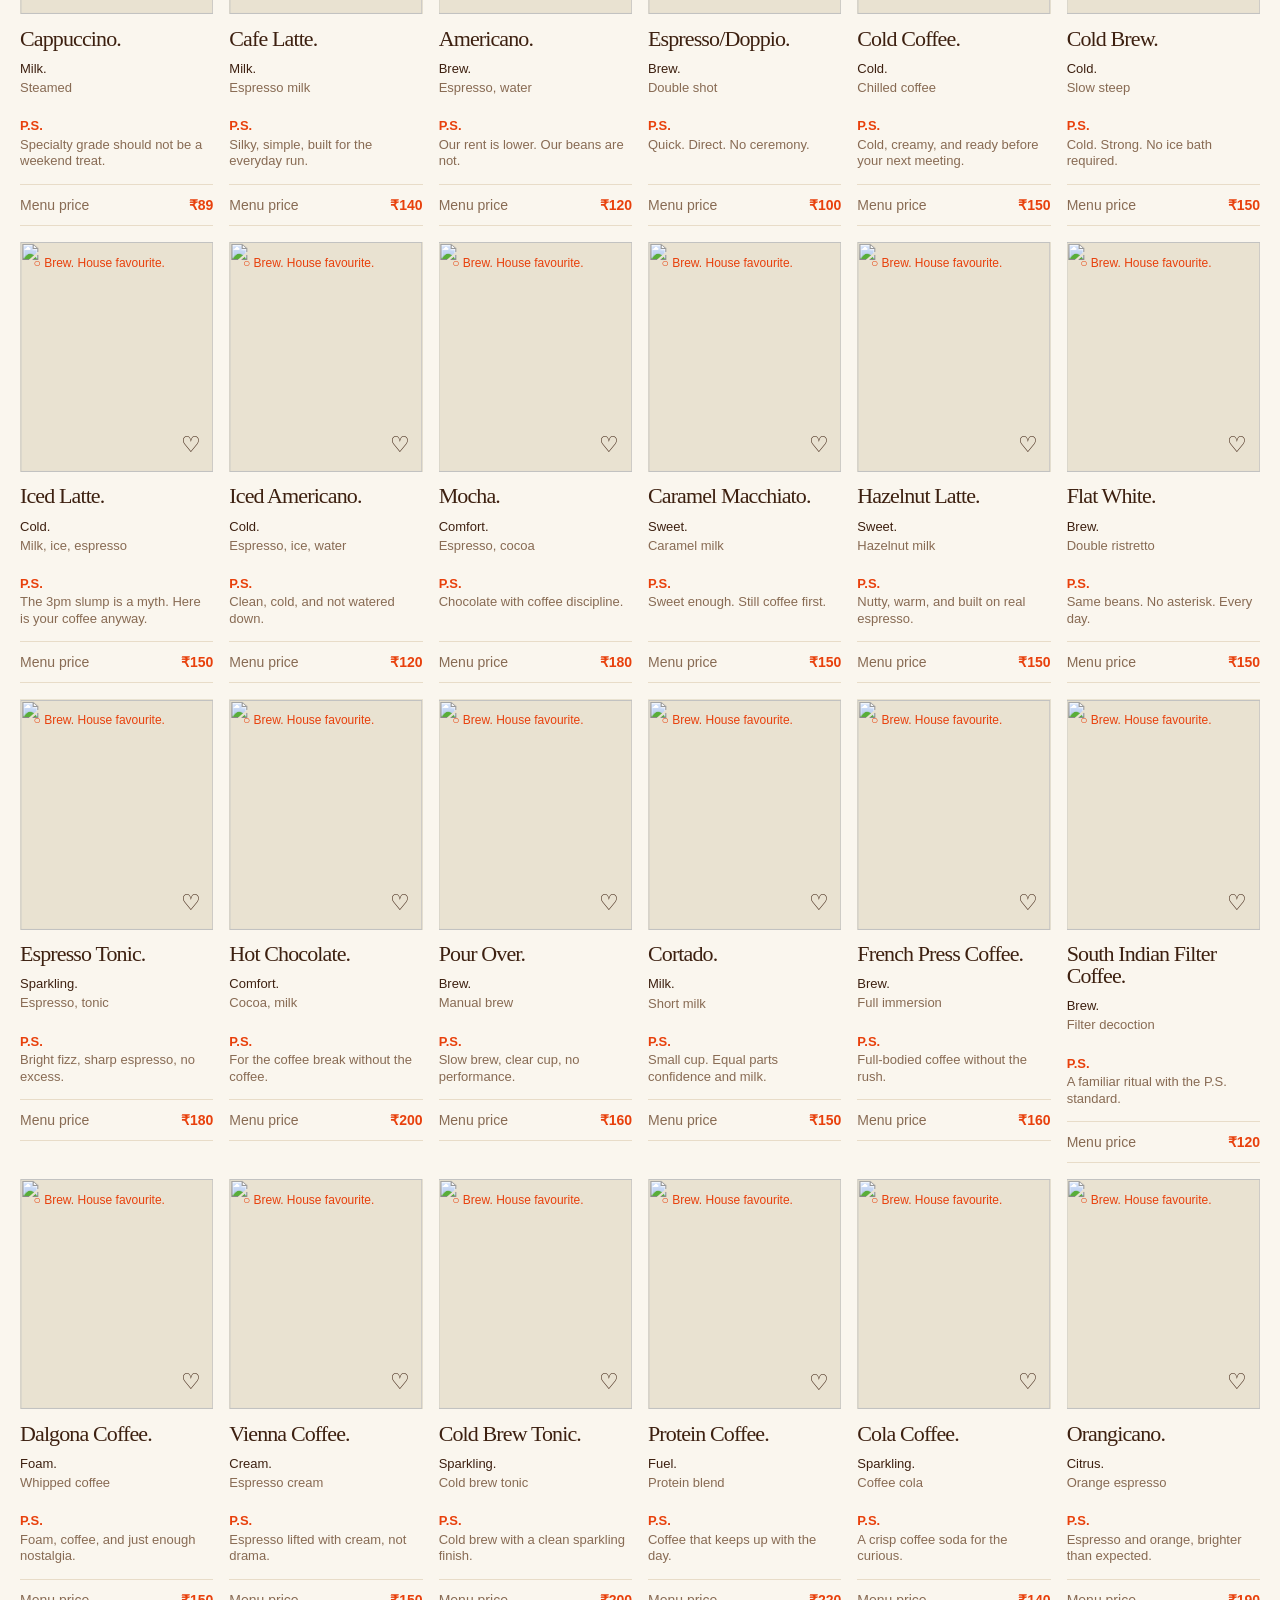
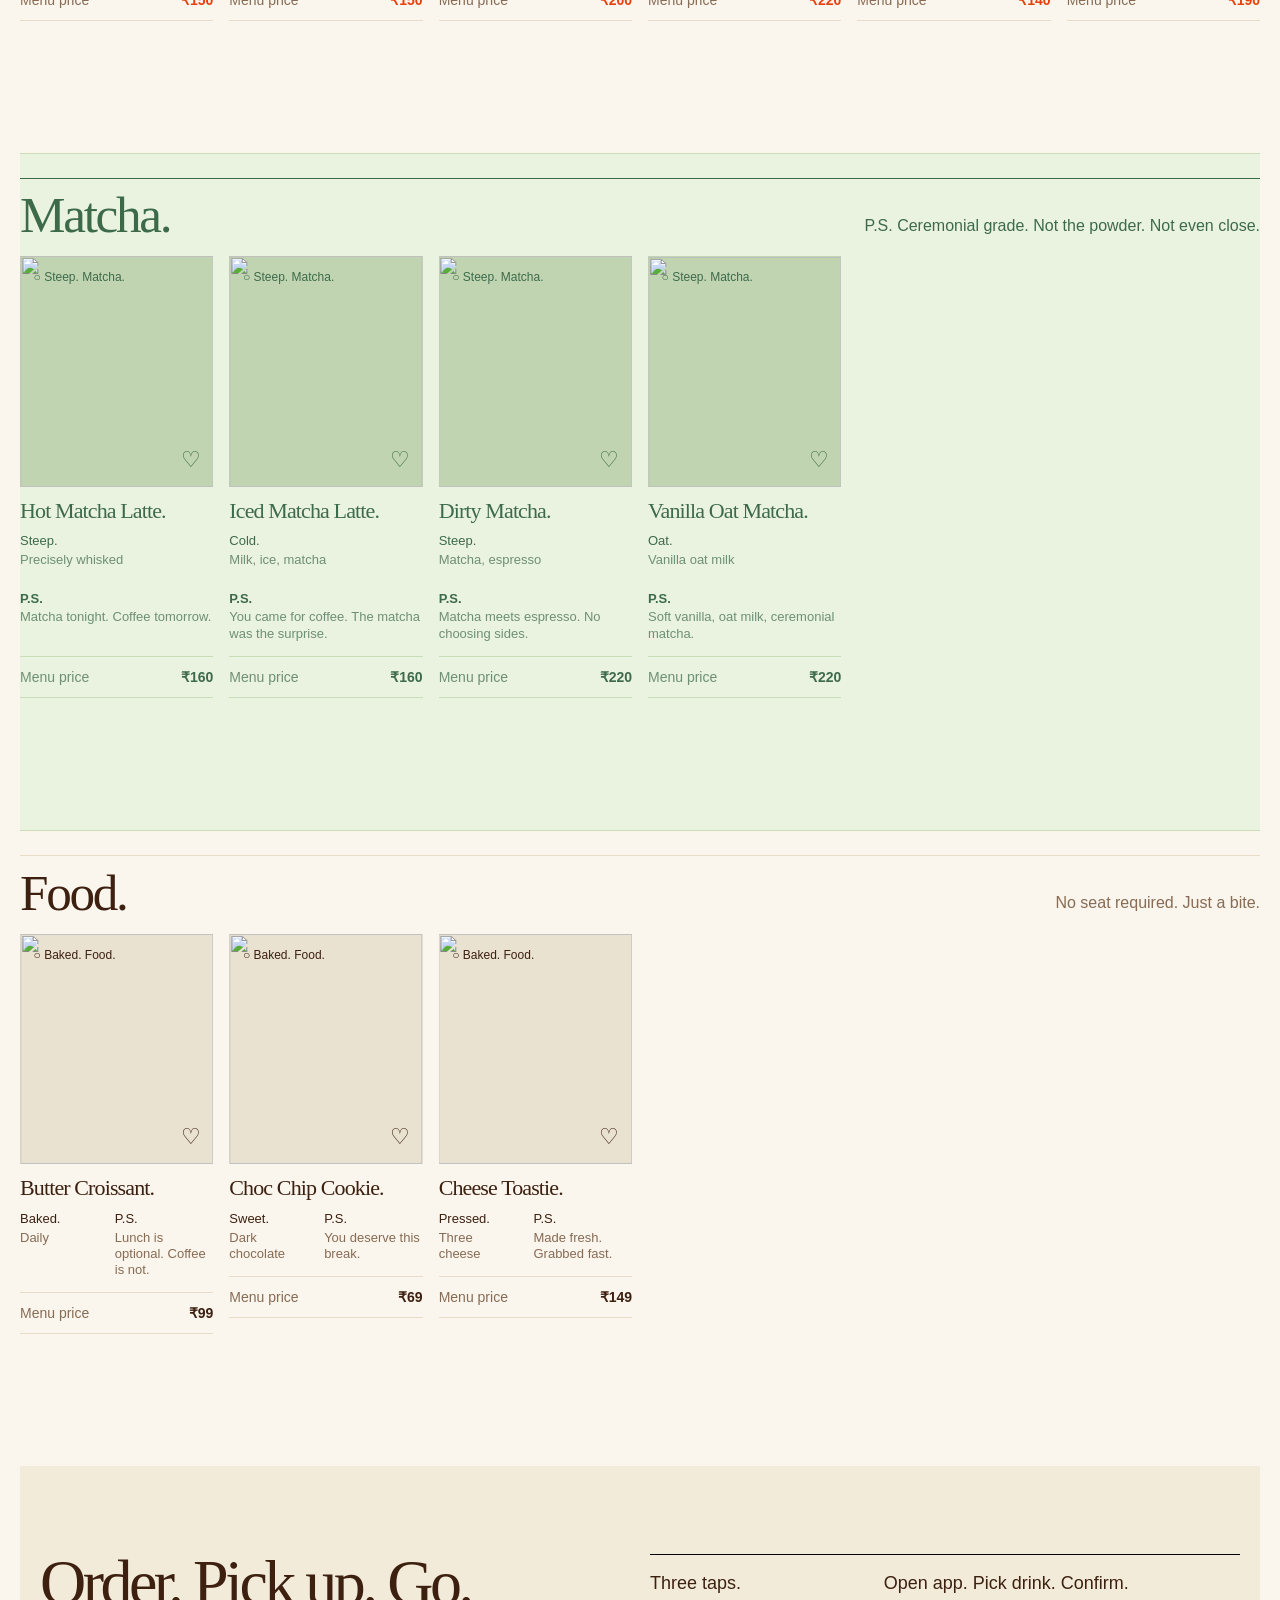
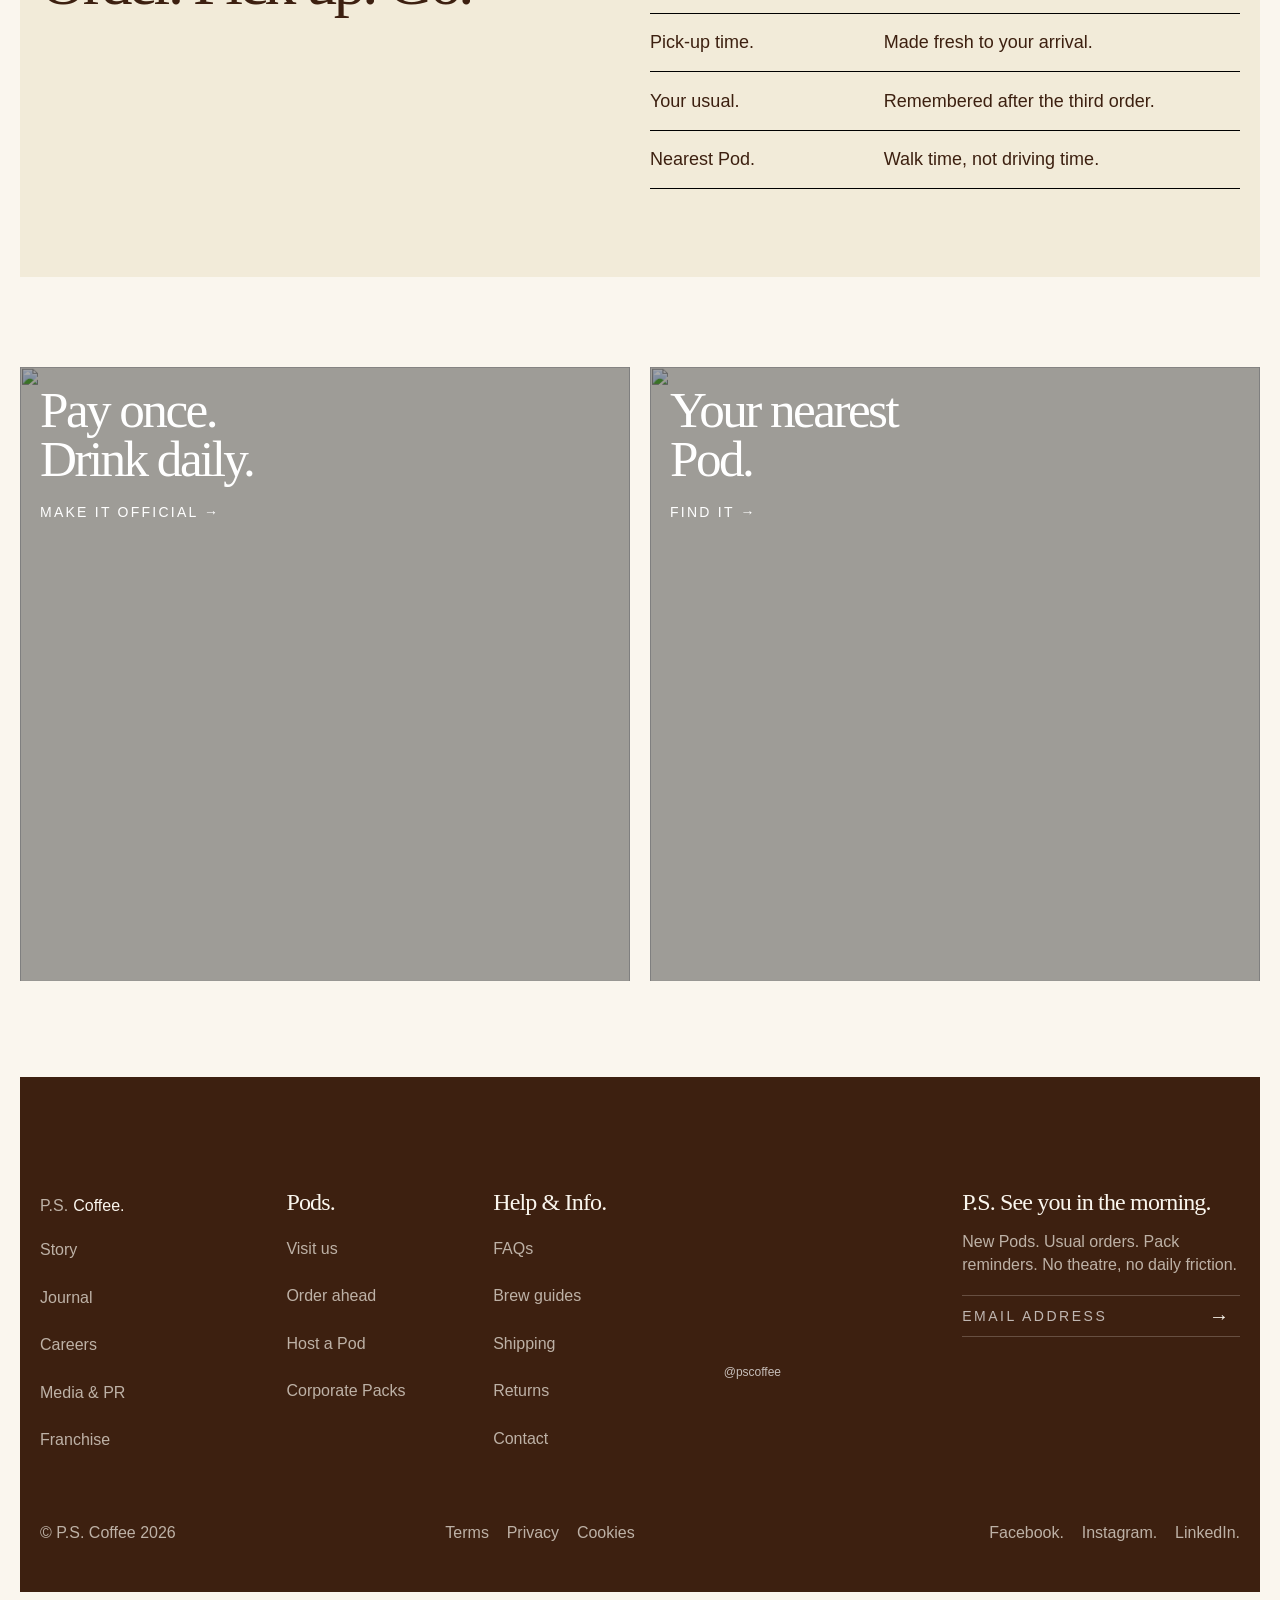
<file: menu.html>
<!DOCTYPE html>
<html lang="en">
<head>
<meta charset="UTF-8">
<meta name="viewport" content="width=device-width, initial-scale=1.0">
<title>P.S. Coffee. | The P.S. Menu.</title>
<meta name="description" content="The P.S. Menu. Nothing to hide. 100% Arabica coffee, ceremonial-grade matcha, and daily food from the Pod.">
<link rel="icon" href="data:image/svg+xml,%3Csvg xmlns='http://www.w3.org/2000/svg' viewBox='0 0 64 64'%3E%3Crect width='64' height='64' rx='14' fill='%23000000'/%3E%3Ctext x='50%25' y='54%25' dominant-baseline='middle' text-anchor='middle' font-family='Georgia,serif' font-size='24' font-weight='700' fill='%23F9F4EE'%3EP.S.%3C/text%3E%3C/svg%3E">
<link rel="stylesheet" href="assets/ps.css">
<link rel="stylesheet" href="assets/wh.css">
</head>
<body data-page="menu">

<div id="ps-nav"></div>
<div class="page-top"></div>

<main class="menu-page">
  <section class="menu-hero-wh">
    <div class="menu-hero-copy">
      <p>Menu.</p>
      <h1>The P.S. Menu.<br>Nothing to hide.</h1>
      <div>
        <span>100% Arabica. Every drink. No exceptions.</span>
        <a href="#menu-coffee">View menu</a>
      </div>
    </div>
    <div class="menu-hero-image">
      <image-slot id="menu-hero-cup" shape="rect" src="https://images.unsplash.com/photo-1495474472287-4d71bcdd2085?auto=format&fit=crop&q=80&w=1600" placeholder="P.S. Coffee menu hero" fit="cover"></image-slot>
    </div>
  </section>

  <nav class="menu-filter-wh" data-filter-tabs data-target="#menuSections" aria-label="Menu categories">
    <button class="active" data-filter="all" type="button">All.</button>
    <button data-filter="coffee" type="button">Coffee.</button>
    <button class="menu-highlight" data-filter="matcha" type="button">Matcha.<small>New</small></button>
    <button data-filter="food" type="button">Food.</button>
    <span>31 items. Pod-fresh. From ₹69.</span>
  </nav>

  <section class="menu-statement-wh">
    <p>Proudly Specialty.</p>
    <h2>Same beans. No asterisk. Every day. The cup is the explanation.</h2>
  </section>

  <div id="menuSections">
    <section class="menu-category-wh" data-cat="coffee" id="menu-coffee">
      <header>
        <h2>Coffee.</h2>
        <p>P.S. 100% Arabica. We checked. Twice.</p>
      </header>
      <div class="menu-products-wh">
        <article class="menu-product-wh menu-product-drink">
          <div class="menu-product-img"><image-slot id="menu-coffee-cappuccino" shape="rect" src="https://images.unsplash.com/photo-1572442388796-11668a67e53d?auto=format&fit=crop&q=80&w=900" placeholder="Cappuccino" fit="cover"></image-slot></div>
          <h3>Cappuccino.</h3>
          <dl><div><dt>Milk.</dt><dd>Steamed</dd></div></dl>
          <p class="menu-product-note"><strong>P.S.</strong> Specialty grade should not be a weekend treat.</p>
          <div class="menu-product-price"><span>Menu price</span><strong>₹89</strong></div>
        </article>
        <article class="menu-product-wh menu-product-drink">
          <div class="menu-product-img"><image-slot id="menu-coffee-cafe-latte" shape="rect" src="https://images.unsplash.com/photo-1572442388796-11668a67e53d?auto=format&fit=crop&q=80&w=900" placeholder="Cafe Latte" fit="cover"></image-slot></div>
          <h3>Cafe Latte.</h3>
          <dl><div><dt>Milk.</dt><dd>Espresso milk</dd></div></dl>
          <p class="menu-product-note"><strong>P.S.</strong> Silky, simple, built for the everyday run.</p>
          <div class="menu-product-price"><span>Menu price</span><strong>₹140</strong></div>
        </article>
        <article class="menu-product-wh menu-product-drink">
          <div class="menu-product-img"><image-slot id="menu-coffee-americano" shape="rect" src="https://images.unsplash.com/photo-1514432324607-a09d9b4aefdd?auto=format&fit=crop&q=80&w=900" placeholder="Americano" fit="cover"></image-slot></div>
          <h3>Americano.</h3>
          <dl><div><dt>Brew.</dt><dd>Espresso, water</dd></div></dl>
          <p class="menu-product-note"><strong>P.S.</strong> Our rent is lower. Our beans are not.</p>
          <div class="menu-product-price"><span>Menu price</span><strong>₹120</strong></div>
        </article>
        <article class="menu-product-wh menu-product-drink">
          <div class="menu-product-img"><image-slot id="menu-coffee-espresso-doppio" shape="rect" src="https://images.unsplash.com/photo-1510707577719-ae7c14805e3a?auto=format&fit=crop&q=80&w=900" placeholder="Espresso Doppio" fit="cover"></image-slot></div>
          <h3>Espresso/Doppio.</h3>
          <dl><div><dt>Brew.</dt><dd>Double shot</dd></div></dl>
          <p class="menu-product-note"><strong>P.S.</strong> Quick. Direct. No ceremony.</p>
          <div class="menu-product-price"><span>Menu price</span><strong>₹100</strong></div>
        </article>
        <article class="menu-product-wh menu-product-drink">
          <div class="menu-product-img"><image-slot id="menu-coffee-cold-coffee" shape="rect" src="https://images.unsplash.com/photo-1517701604599-bb29b565090c?auto=format&fit=crop&q=80&w=900" placeholder="Cold Coffee" fit="cover"></image-slot></div>
          <h3>Cold Coffee.</h3>
          <dl><div><dt>Cold.</dt><dd>Chilled coffee</dd></div></dl>
          <p class="menu-product-note"><strong>P.S.</strong> Cold, creamy, and ready before your next meeting.</p>
          <div class="menu-product-price"><span>Menu price</span><strong>₹150</strong></div>
        </article>
        <article class="menu-product-wh menu-product-drink">
          <div class="menu-product-img"><image-slot id="menu-coffee-cold-brew" shape="rect" src="https://images.unsplash.com/photo-1461023058943-07fcbe16d735?auto=format&fit=crop&q=80&w=900" placeholder="Cold Brew" fit="cover"></image-slot></div>
          <h3>Cold Brew.</h3>
          <dl><div><dt>Cold.</dt><dd>Slow steep</dd></div></dl>
          <p class="menu-product-note"><strong>P.S.</strong> Cold. Strong. No ice bath required.</p>
          <div class="menu-product-price"><span>Menu price</span><strong>₹150</strong></div>
        </article>
        <article class="menu-product-wh menu-product-drink">
          <div class="menu-product-img"><image-slot id="menu-coffee-iced-latte" shape="rect" src="https://images.unsplash.com/photo-1517701604599-bb29b565090c?auto=format&fit=crop&q=80&w=900" placeholder="Iced Latte" fit="cover"></image-slot></div>
          <h3>Iced Latte.</h3>
          <dl><div><dt>Cold.</dt><dd>Milk, ice, espresso</dd></div></dl>
          <p class="menu-product-note"><strong>P.S.</strong> The 3pm slump is a myth. Here is your coffee anyway.</p>
          <div class="menu-product-price"><span>Menu price</span><strong>₹150</strong></div>
        </article>
        <article class="menu-product-wh menu-product-drink">
          <div class="menu-product-img"><image-slot id="menu-coffee-iced-americano" shape="rect" src="https://images.unsplash.com/photo-1514432324607-a09d9b4aefdd?auto=format&fit=crop&q=80&w=900" placeholder="Iced Americano" fit="cover"></image-slot></div>
          <h3>Iced Americano.</h3>
          <dl><div><dt>Cold.</dt><dd>Espresso, ice, water</dd></div></dl>
          <p class="menu-product-note"><strong>P.S.</strong> Clean, cold, and not watered down.</p>
          <div class="menu-product-price"><span>Menu price</span><strong>₹120</strong></div>
        </article>
        <article class="menu-product-wh menu-product-drink">
          <div class="menu-product-img"><image-slot id="menu-coffee-mocha" shape="rect" src="https://images.unsplash.com/photo-1495474472287-4d71bcdd2085?auto=format&fit=crop&q=80&w=900" placeholder="Mocha" fit="cover"></image-slot></div>
          <h3>Mocha.</h3>
          <dl><div><dt>Comfort.</dt><dd>Espresso, cocoa</dd></div></dl>
          <p class="menu-product-note"><strong>P.S.</strong> Chocolate with coffee discipline.</p>
          <div class="menu-product-price"><span>Menu price</span><strong>₹180</strong></div>
        </article>
        <article class="menu-product-wh menu-product-drink">
          <div class="menu-product-img"><image-slot id="menu-coffee-caramel-macchiato" shape="rect" src="https://images.unsplash.com/photo-1572442388796-11668a67e53d?auto=format&fit=crop&q=80&w=900" placeholder="Caramel Macchiato" fit="cover"></image-slot></div>
          <h3>Caramel Macchiato.</h3>
          <dl><div><dt>Sweet.</dt><dd>Caramel milk</dd></div></dl>
          <p class="menu-product-note"><strong>P.S.</strong> Sweet enough. Still coffee first.</p>
          <div class="menu-product-price"><span>Menu price</span><strong>₹150</strong></div>
        </article>
        <article class="menu-product-wh menu-product-drink">
          <div class="menu-product-img"><image-slot id="menu-coffee-hazelnut-latte" shape="rect" src="https://images.unsplash.com/photo-1511920170033-f8396924c348?auto=format&fit=crop&q=80&w=900" placeholder="Hazelnut Latte" fit="cover"></image-slot></div>
          <h3>Hazelnut Latte.</h3>
          <dl><div><dt>Sweet.</dt><dd>Hazelnut milk</dd></div></dl>
          <p class="menu-product-note"><strong>P.S.</strong> Nutty, warm, and built on real espresso.</p>
          <div class="menu-product-price"><span>Menu price</span><strong>₹150</strong></div>
        </article>
        <article class="menu-product-wh menu-product-drink">
          <div class="menu-product-img"><image-slot id="menu-coffee-flat-white" shape="rect" src="https://images.unsplash.com/photo-1559496417-e7f25cb247f3?auto=format&fit=crop&q=80&w=900" placeholder="Flat white" fit="cover"></image-slot></div>
          <h3>Flat White.</h3>
          <dl><div><dt>Brew.</dt><dd>Double ristretto</dd></div></dl>
          <p class="menu-product-note"><strong>P.S.</strong> Same beans. No asterisk. Every day.</p>
          <div class="menu-product-price"><span>Menu price</span><strong>₹150</strong></div>
        </article>
        <article class="menu-product-wh menu-product-drink">
          <div class="menu-product-img"><image-slot id="menu-coffee-espresso-tonic" shape="rect" src="https://images.unsplash.com/photo-1461023058943-07fcbe16d735?auto=format&fit=crop&q=80&w=900" placeholder="Espresso Tonic" fit="cover"></image-slot></div>
          <h3>Espresso Tonic.</h3>
          <dl><div><dt>Sparkling.</dt><dd>Espresso, tonic</dd></div></dl>
          <p class="menu-product-note"><strong>P.S.</strong> Bright fizz, sharp espresso, no excess.</p>
          <div class="menu-product-price"><span>Menu price</span><strong>₹180</strong></div>
        </article>
        <article class="menu-product-wh menu-product-drink">
          <div class="menu-product-img"><image-slot id="menu-coffee-hot-chocolate" shape="rect" src="https://images.unsplash.com/photo-1542990253-0d0f5be5f0ed?auto=format&fit=crop&q=80&w=900" placeholder="Hot Chocolate" fit="cover"></image-slot></div>
          <h3>Hot Chocolate.</h3>
          <dl><div><dt>Comfort.</dt><dd>Cocoa, milk</dd></div></dl>
          <p class="menu-product-note"><strong>P.S.</strong> For the coffee break without the coffee.</p>
          <div class="menu-product-price"><span>Menu price</span><strong>₹200</strong></div>
        </article>
        <article class="menu-product-wh menu-product-drink">
          <div class="menu-product-img"><image-slot id="menu-coffee-pour-over" shape="rect" src="https://images.unsplash.com/photo-1498804103079-a6351b050096?auto=format&fit=crop&q=80&w=900" placeholder="Pour Over" fit="cover"></image-slot></div>
          <h3>Pour Over.</h3>
          <dl><div><dt>Brew.</dt><dd>Manual brew</dd></div></dl>
          <p class="menu-product-note"><strong>P.S.</strong> Slow brew, clear cup, no performance.</p>
          <div class="menu-product-price"><span>Menu price</span><strong>₹160</strong></div>
        </article>
        <article class="menu-product-wh menu-product-drink">
          <div class="menu-product-img"><image-slot id="menu-coffee-cortado" shape="rect" src="https://images.unsplash.com/photo-1510707577719-ae7c14805e3a?auto=format&fit=crop&q=80&w=900" placeholder="Cortado" fit="cover"></image-slot></div>
          <h3>Cortado.</h3>
          <dl><div><dt>Milk.</dt><dd>Short milk</dd></div></dl>
          <p class="menu-product-note"><strong>P.S.</strong> Small cup. Equal parts confidence and milk.</p>
          <div class="menu-product-price"><span>Menu price</span><strong>₹150</strong></div>
        </article>
        <article class="menu-product-wh menu-product-drink">
          <div class="menu-product-img"><image-slot id="menu-coffee-french-press-coffee" shape="rect" src="https://images.unsplash.com/photo-1442512595331-e89e73853f31?auto=format&fit=crop&q=80&w=900" placeholder="French Press Coffee" fit="cover"></image-slot></div>
          <h3>French Press Coffee.</h3>
          <dl><div><dt>Brew.</dt><dd>Full immersion</dd></div></dl>
          <p class="menu-product-note"><strong>P.S.</strong> Full-bodied coffee without the rush.</p>
          <div class="menu-product-price"><span>Menu price</span><strong>₹160</strong></div>
        </article>
        <article class="menu-product-wh menu-product-drink">
          <div class="menu-product-img"><image-slot id="menu-coffee-south-indian-filter-coffee" shape="rect" src="https://images.unsplash.com/photo-1509042239860-f550ce710b93?auto=format&fit=crop&q=80&w=900" placeholder="South Indian Filter Coffee" fit="cover"></image-slot></div>
          <h3>South Indian Filter Coffee.</h3>
          <dl><div><dt>Brew.</dt><dd>Filter decoction</dd></div></dl>
          <p class="menu-product-note"><strong>P.S.</strong> A familiar ritual with the P.S. standard.</p>
          <div class="menu-product-price"><span>Menu price</span><strong>₹120</strong></div>
        </article>
        <article class="menu-product-wh menu-product-drink">
          <div class="menu-product-img"><image-slot id="menu-coffee-dalgona-coffee" shape="rect" src="https://images.unsplash.com/photo-1589998896844-74f6f0f9f2bd?auto=format&fit=crop&q=80&w=900" placeholder="Dalgona Coffee" fit="cover"></image-slot></div>
          <h3>Dalgona Coffee.</h3>
          <dl><div><dt>Foam.</dt><dd>Whipped coffee</dd></div></dl>
          <p class="menu-product-note"><strong>P.S.</strong> Foam, coffee, and just enough nostalgia.</p>
          <div class="menu-product-price"><span>Menu price</span><strong>₹150</strong></div>
        </article>
        <article class="menu-product-wh menu-product-drink">
          <div class="menu-product-img"><image-slot id="menu-coffee-vienna-coffee" shape="rect" src="https://images.unsplash.com/photo-1522992319-0365e5f11656?auto=format&fit=crop&q=80&w=900" placeholder="Vienna Coffee" fit="cover"></image-slot></div>
          <h3>Vienna Coffee.</h3>
          <dl><div><dt>Cream.</dt><dd>Espresso cream</dd></div></dl>
          <p class="menu-product-note"><strong>P.S.</strong> Espresso lifted with cream, not drama.</p>
          <div class="menu-product-price"><span>Menu price</span><strong>₹150</strong></div>
        </article>
        <article class="menu-product-wh menu-product-drink">
          <div class="menu-product-img"><image-slot id="menu-coffee-cold-brew-tonic" shape="rect" src="https://images.unsplash.com/photo-1536256263959-770b48d82b0a?auto=format&fit=crop&q=80&w=900" placeholder="Cold Brew Tonic" fit="cover"></image-slot></div>
          <h3>Cold Brew Tonic.</h3>
          <dl><div><dt>Sparkling.</dt><dd>Cold brew tonic</dd></div></dl>
          <p class="menu-product-note"><strong>P.S.</strong> Cold brew with a clean sparkling finish.</p>
          <div class="menu-product-price"><span>Menu price</span><strong>₹200</strong></div>
        </article>
        <article class="menu-product-wh menu-product-drink">
          <div class="menu-product-img"><image-slot id="menu-coffee-protein-coffee" shape="rect" src="https://images.unsplash.com/photo-1517701604599-bb29b565090c?auto=format&fit=crop&q=80&w=900" placeholder="Protein Coffee" fit="cover"></image-slot></div>
          <h3>Protein Coffee.</h3>
          <dl><div><dt>Fuel.</dt><dd>Protein blend</dd></div></dl>
          <p class="menu-product-note"><strong>P.S.</strong> Coffee that keeps up with the day.</p>
          <div class="menu-product-price"><span>Menu price</span><strong>₹220</strong></div>
        </article>
        <article class="menu-product-wh menu-product-drink">
          <div class="menu-product-img"><image-slot id="menu-coffee-cola-coffee" shape="rect" src="https://images.unsplash.com/photo-1581006852262-e4307cf6283a?auto=format&fit=crop&q=80&w=900" placeholder="Cola Coffee" fit="cover"></image-slot></div>
          <h3>Cola Coffee.</h3>
          <dl><div><dt>Sparkling.</dt><dd>Coffee cola</dd></div></dl>
          <p class="menu-product-note"><strong>P.S.</strong> A crisp coffee soda for the curious.</p>
          <div class="menu-product-price"><span>Menu price</span><strong>₹140</strong></div>
        </article>
        <article class="menu-product-wh menu-product-drink">
          <div class="menu-product-img"><image-slot id="menu-coffee-orangicano" shape="rect" src="https://images.unsplash.com/photo-1541658016709-82535e94bc69?auto=format&fit=crop&q=80&w=900" placeholder="Orangicano" fit="cover"></image-slot></div>
          <h3>Orangicano.</h3>
          <dl><div><dt>Citrus.</dt><dd>Orange espresso</dd></div></dl>
          <p class="menu-product-note"><strong>P.S.</strong> Espresso and orange, brighter than expected.</p>
          <div class="menu-product-price"><span>Menu price</span><strong>₹190</strong></div>
        </article>
      </div>
    </section>

    <section class="menu-category-wh" data-cat="matcha" id="menu-matcha">
      <header>
        <h2>Matcha.</h2>
        <p>P.S. Ceremonial grade. Not the powder. Not even close.</p>
      </header>
      <div class="menu-products-wh">
        <article class="menu-product-wh menu-product-drink">
          <div class="menu-product-img"><image-slot id="menu-matcha-hot" shape="rect" src="https://images.unsplash.com/photo-1515823662972-da6a2e4d3002?auto=format&fit=crop&q=80&w=900" placeholder="Hot matcha latte" fit="cover"></image-slot></div>
          <h3>Hot Matcha Latte.</h3>
          <dl><div><dt>Steep.</dt><dd>Precisely whisked</dd></div></dl>
          <p class="menu-product-note"><strong>P.S.</strong> Matcha tonight. Coffee tomorrow.</p>
          <div class="menu-product-price"><span>Menu price</span><strong>₹160</strong></div>
        </article>
        <article class="menu-product-wh menu-product-drink">
          <div class="menu-product-img"><image-slot id="menu-matcha-iced" shape="rect" src="https://images.unsplash.com/photo-1558857563-b371033873b8?auto=format&fit=crop&q=80&w=900" placeholder="Iced matcha latte" fit="cover"></image-slot></div>
          <h3>Iced Matcha Latte.</h3>
          <dl><div><dt>Cold.</dt><dd>Milk, ice, matcha</dd></div></dl>
          <p class="menu-product-note"><strong>P.S.</strong> You came for coffee. The matcha was the surprise.</p>
          <div class="menu-product-price"><span>Menu price</span><strong>₹160</strong></div>
        </article>
        <article class="menu-product-wh menu-product-drink">
          <div class="menu-product-img"><image-slot id="menu-matcha-dirty" shape="rect" src="https://images.unsplash.com/photo-1571934811356-5cc061b6821f?auto=format&fit=crop&q=80&w=900" placeholder="Dirty Matcha" fit="cover"></image-slot></div>
          <h3>Dirty Matcha.</h3>
          <dl><div><dt>Steep.</dt><dd>Matcha, espresso</dd></div></dl>
          <p class="menu-product-note"><strong>P.S.</strong> Matcha meets espresso. No choosing sides.</p>
          <div class="menu-product-price"><span>Menu price</span><strong>₹220</strong></div>
        </article>
        <article class="menu-product-wh menu-product-drink">
          <div class="menu-product-img"><image-slot id="menu-matcha-vanilla-oat" shape="rect" src="https://images.unsplash.com/photo-1536256263959-770b48d82b0a?auto=format&fit=crop&q=80&w=900" placeholder="Vanilla Oat Matcha" fit="cover"></image-slot></div>
          <h3>Vanilla Oat Matcha.</h3>
          <dl><div><dt>Oat.</dt><dd>Vanilla oat milk</dd></div></dl>
          <p class="menu-product-note"><strong>P.S.</strong> Soft vanilla, oat milk, ceremonial matcha.</p>
          <div class="menu-product-price"><span>Menu price</span><strong>₹220</strong></div>
        </article>
      </div>
    </section>

    <section class="menu-category-wh" data-cat="food" id="menu-food">
      <header>
        <h2>Food.</h2>
        <p>No seat required. Just a bite.</p>
      </header>
      <div class="menu-products-wh">
        <article class="menu-product-wh">
          <div class="menu-product-img"><image-slot id="menu-food-croissant" shape="rect" src="https://images.unsplash.com/photo-1509440159596-0249088772ff?auto=format&fit=crop&q=80&w=900" placeholder="Croissant" fit="cover"></image-slot></div>
          <h3>Butter Croissant.</h3>
          <dl><div><dt>Baked.</dt><dd>Daily</dd></div><div><dt>P.S.</dt><dd>Lunch is optional. Coffee is not.</dd></div></dl>
          <div class="menu-product-price"><span>Menu price</span><strong>₹99</strong></div>
        </article>
        <article class="menu-product-wh">
          <div class="menu-product-img"><image-slot id="menu-food-cookie" shape="rect" src="https://images.unsplash.com/photo-1499636136210-6f4ee915583e?auto=format&fit=crop&q=80&w=900" placeholder="Cookie" fit="cover"></image-slot></div>
          <h3>Choc Chip Cookie.</h3>
          <dl><div><dt>Sweet.</dt><dd>Dark chocolate</dd></div><div><dt>P.S.</dt><dd>You deserve this break.</dd></div></dl>
          <div class="menu-product-price"><span>Menu price</span><strong>₹69</strong></div>
        </article>
        <article class="menu-product-wh">
          <div class="menu-product-img"><image-slot id="menu-food-toastie" shape="rect" src="https://images.unsplash.com/photo-1528735602780-2552fd46c7af?auto=format&fit=crop&q=80&w=900" placeholder="Toastie" fit="cover"></image-slot></div>
          <h3>Cheese Toastie.</h3>
          <dl><div><dt>Pressed.</dt><dd>Three cheese</dd></div><div><dt>P.S.</dt><dd>Made fresh. Grabbed fast.</dd></div></dl>
          <div class="menu-product-price"><span>Menu price</span><strong>₹149</strong></div>
        </article>
      </div>
    </section>
  </div>

  <section class="menu-board-wh">
    <h2>Order. Pick up. Go.</h2>
    <div class="menu-board-list">
      <p><span>Three taps.</span><span>Open app. Pick drink. Confirm.</span></p>
      <p><span>Pick-up time.</span><span>Made fresh to your arrival.</span></p>
      <p><span>Your usual.</span><span>Remembered after the third order.</span></p>
      <p><span>Nearest Pod.</span><span>Walk time, not driving time.</span></p>
    </div>
  </section>

  <section class="menu-two-up-wh">
    <a href="pack.html">
      <image-slot id="menu-subscribe-panel" shape="rect" src="https://images.unsplash.com/photo-1522992319-0365e5f11656?auto=format&fit=crop&q=80&w=1200" placeholder="P.S. Pack" fit="cover"></image-slot>
      <h2>Pay once.<br>Drink daily.</h2>
      <span>Make it official →</span>
    </a>
    <a href="about.html#pods">
      <image-slot id="menu-pod-panel" shape="rect" src="https://images.unsplash.com/photo-1554118811-1e0d58224f24?auto=format&fit=crop&q=80&w=1200" placeholder="Find a Pod" fit="cover"></image-slot>
      <h2>Your nearest<br>Pod.</h2>
      <span>Find it →</span>
    </a>
  </section>
</main>

<div id="ps-footer"></div>
<script src="assets/image-slot.js"></script>
<script src="assets/ps.js"></script>
</body>
</html>
</file>
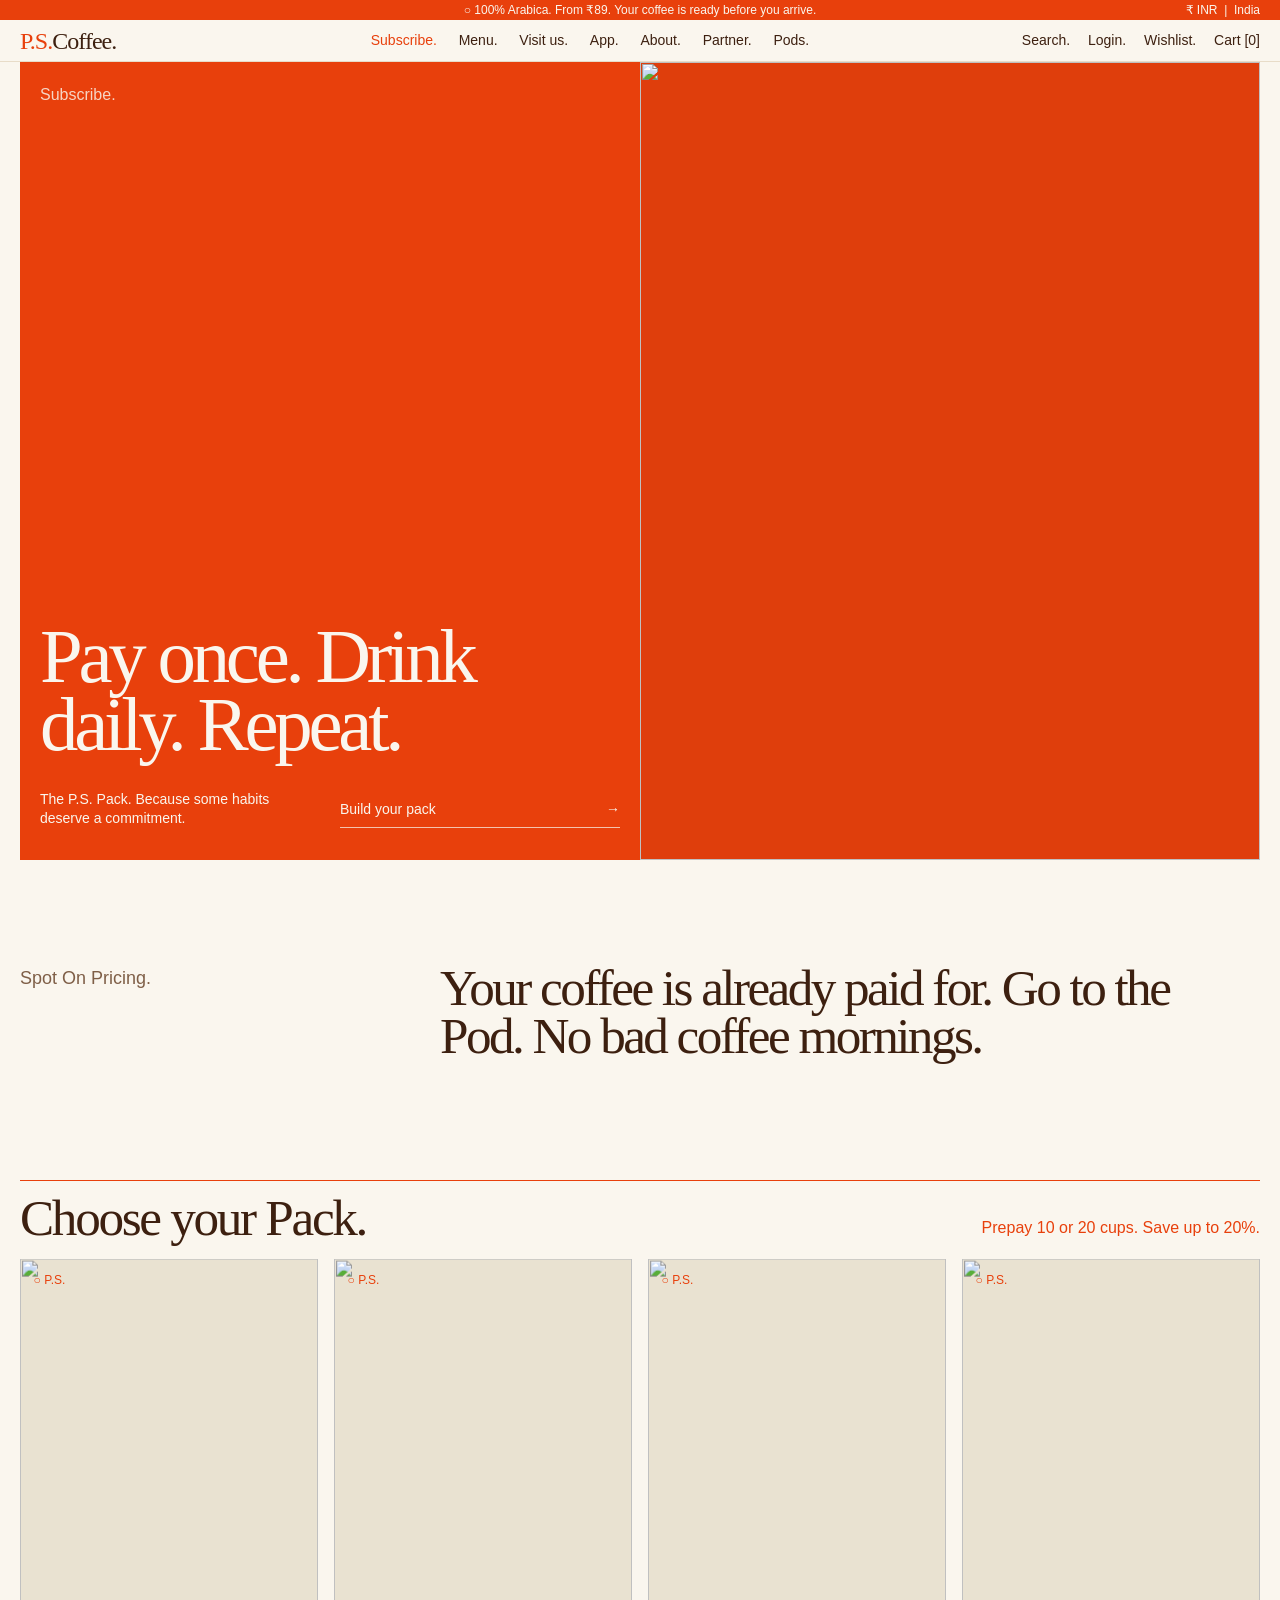
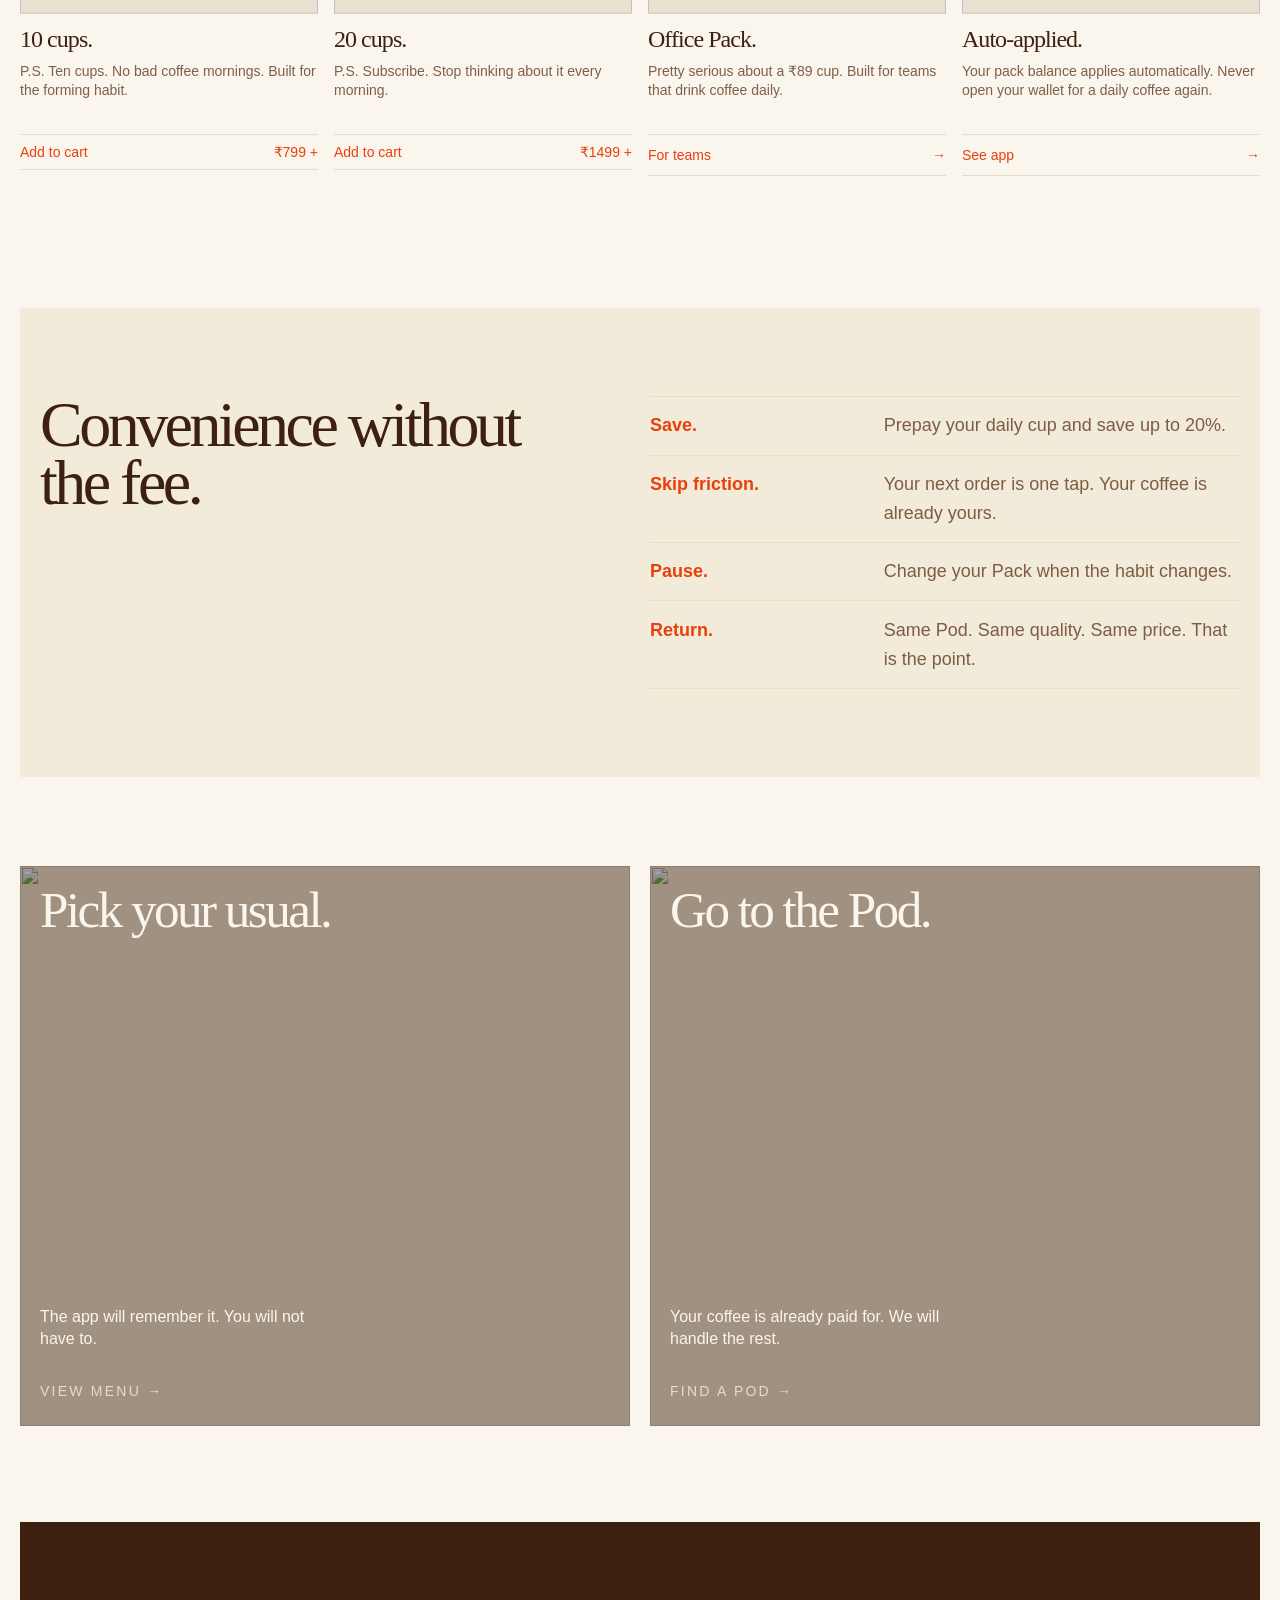
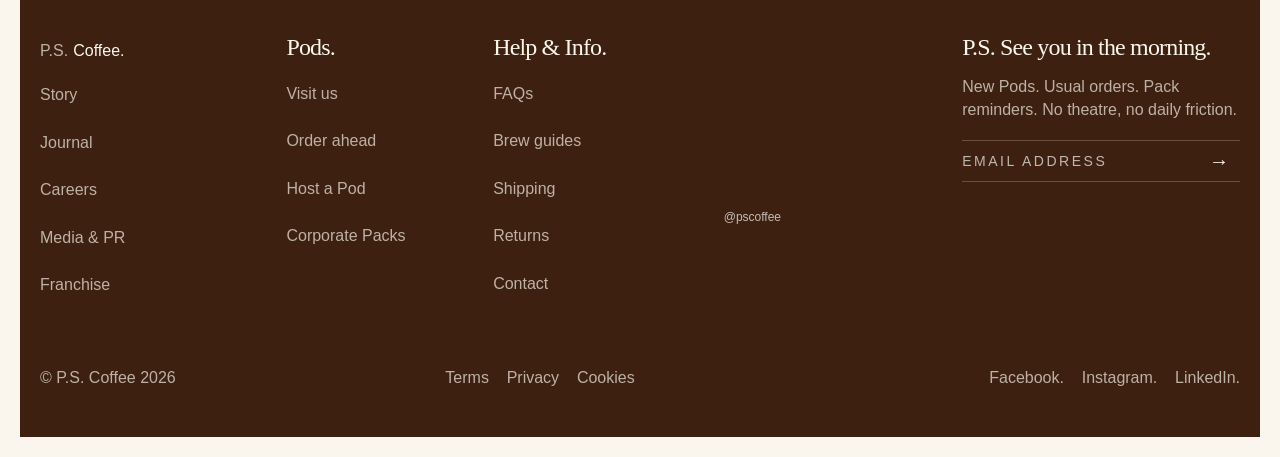
<file: pack.html>
<!DOCTYPE html>
<html lang="en">
<head>
<meta charset="UTF-8">
<meta name="viewport" content="width=device-width, initial-scale=1.0">
<title>P.S. Coffee. | The P.S. Pack.</title>
<meta name="description" content="The P.S. Pack. Prepay 10 or 20 cups. Save up to 20%. Pay once, drink daily, repeat.">
<link rel="stylesheet" href="assets/ps.css">
<link rel="stylesheet" href="assets/wh.css">
</head>
<body data-page="pack">
<div id="ps-nav"></div>
<div class="page-top"></div>

<main class="wh-page">
  <section class="wh-page-hero">
    <div class="wh-page-hero-copy">
      <p class="wh-page-kicker">Subscribe.</p>
      <h1>Pay once. Drink daily. Repeat.</h1>
      <footer>
        <p>The P.S. Pack. Because some habits deserve a commitment.</p>
        <a href="#plans">Build your pack</a>
      </footer>
    </div>
    <div class="wh-page-hero-media"><image-slot id="pack-hero" shape="rect" src="https://images.unsplash.com/photo-1522992319-0365e5f11656?auto=format&fit=crop&q=80&w=1600" placeholder="P.S. Pack" fit="cover"></image-slot></div>
  </section>

  <section class="wh-page-statement">
    <p>Spot On Pricing.</p>
    <h2>Your coffee is already paid for. Go to the Pod. No bad coffee mornings.</h2>
  </section>

  <section class="wh-page-rail" id="plans">
    <header><h2>Choose your Pack.</h2><p>Prepay 10 or 20 cups. Save up to 20%.</p></header>
    <div class="wh-page-cards">
      <article class="wh-page-card"><div class="wh-page-card-img"><image-slot id="pack-card-10" shape="rect" src="https://images.unsplash.com/photo-1514432324607-a09d9b4aefdd?auto=format&fit=crop&q=80&w=900" placeholder="10 cup pack" fit="cover"></image-slot></div><h3>10 cups.</h3><p>P.S. Ten cups. No bad coffee mornings. Built for the forming habit.</p><button type="button" data-add="10 Cup P.S. Pack">Add to cart <span>₹799 +</span></button></article>
      <article class="wh-page-card"><div class="wh-page-card-img"><image-slot id="pack-card-20" shape="rect" src="https://images.unsplash.com/photo-1495474472287-4d71bcdd2085?auto=format&fit=crop&q=80&w=900" placeholder="20 cup pack" fit="cover"></image-slot></div><h3>20 cups.</h3><p>P.S. Subscribe. Stop thinking about it every morning.</p><button type="button" data-add="20 Cup P.S. Pack">Add to cart <span>₹1499 +</span></button></article>
      <article class="wh-page-card"><div class="wh-page-card-img"><image-slot id="pack-card-office" shape="rect" src="https://images.unsplash.com/photo-1497366754035-f200968a6e72?auto=format&fit=crop&q=80&w=900" placeholder="Office pack" fit="cover"></image-slot></div><h3>Office Pack.</h3><p>Pretty serious about a ₹89 cup. Built for teams that drink coffee daily.</p><a href="partnership.html">For teams</a></article>
      <article class="wh-page-card"><div class="wh-page-card-img"><image-slot id="pack-card-app" shape="rect" src="https://images.unsplash.com/photo-1512428559087-560fa5ceab42?auto=format&fit=crop&q=80&w=900" placeholder="App balance" fit="cover"></image-slot></div><h3>Auto-applied.</h3><p>Your pack balance applies automatically. Never open your wallet for a daily coffee again.</p><a href="app.html">See app</a></article>
    </div>
  </section>

  <section class="wh-page-list">
    <div class="wh-page-list-grid">
      <div class="wh-page-list-copy"><h2>Convenience without the fee.</h2></div>
      <div class="wh-page-list-rows">
        <p><span>Save.</span><span>Prepay your daily cup and save up to 20%.</span></p>
        <p><span>Skip friction.</span><span>Your next order is one tap. Your coffee is already yours.</span></p>
        <p><span>Pause.</span><span>Change your Pack when the habit changes.</span></p>
        <p><span>Return.</span><span>Same Pod. Same quality. Same price. That is the point.</span></p>
      </div>
    </div>
  </section>

  <section class="wh-page-split">
    <a href="menu.html"><image-slot id="pack-split-menu" shape="rect" src="https://images.unsplash.com/photo-1517701604599-bb29b565090c?auto=format&fit=crop&q=80&w=1200" placeholder="Menu" fit="cover"></image-slot><h2>Pick your usual.</h2><p>The app will remember it. You will not have to.</p><span>View menu →</span></a>
    <a href="about.html#pods"><image-slot id="pack-split-pod" shape="rect" src="https://images.unsplash.com/photo-1554118811-1e0d58224f24?auto=format&fit=crop&q=80&w=1200" placeholder="Pod" fit="cover"></image-slot><h2>Go to the Pod.</h2><p>Your coffee is already paid for. We will handle the rest.</p><span>Find a Pod →</span></a>
  </section>
</main>

<div id="ps-footer"></div>
<script src="assets/image-slot.js"></script>
<script src="assets/ps.js"></script>
</body>
</html>
</file>
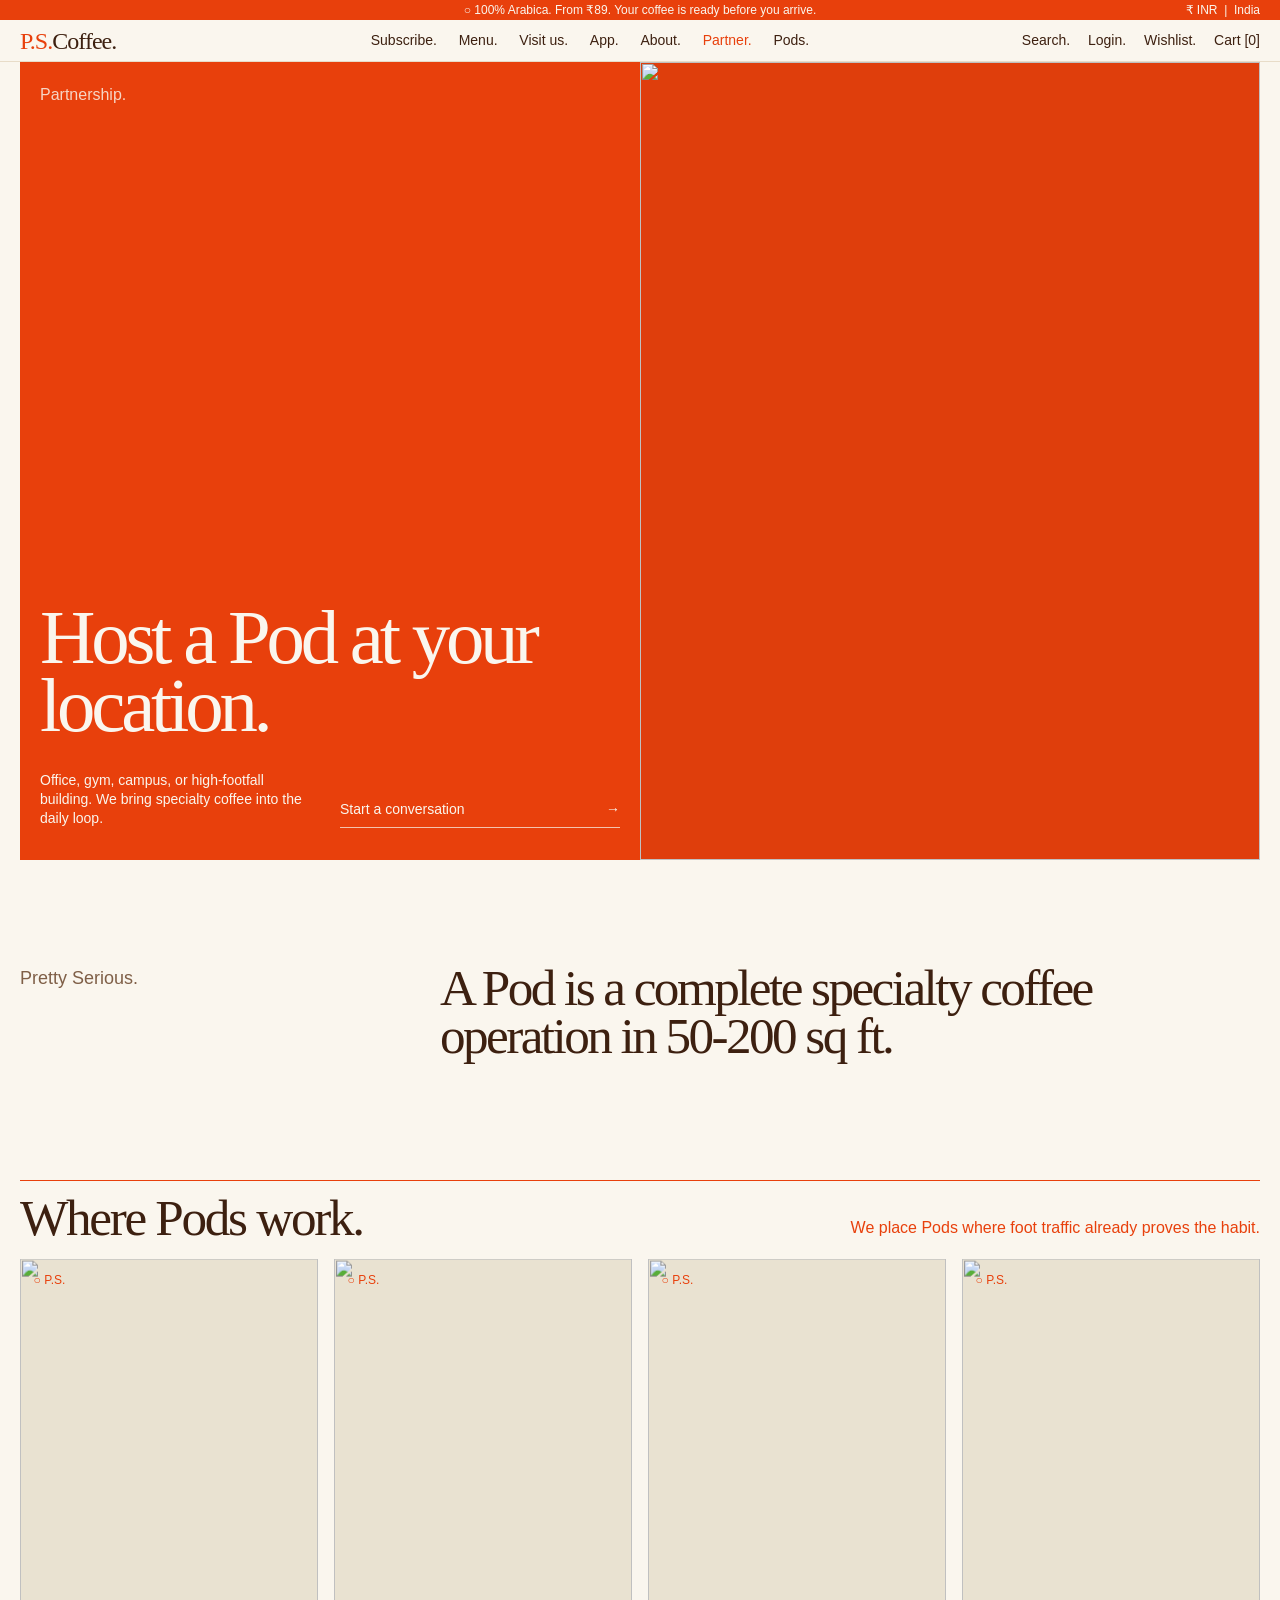
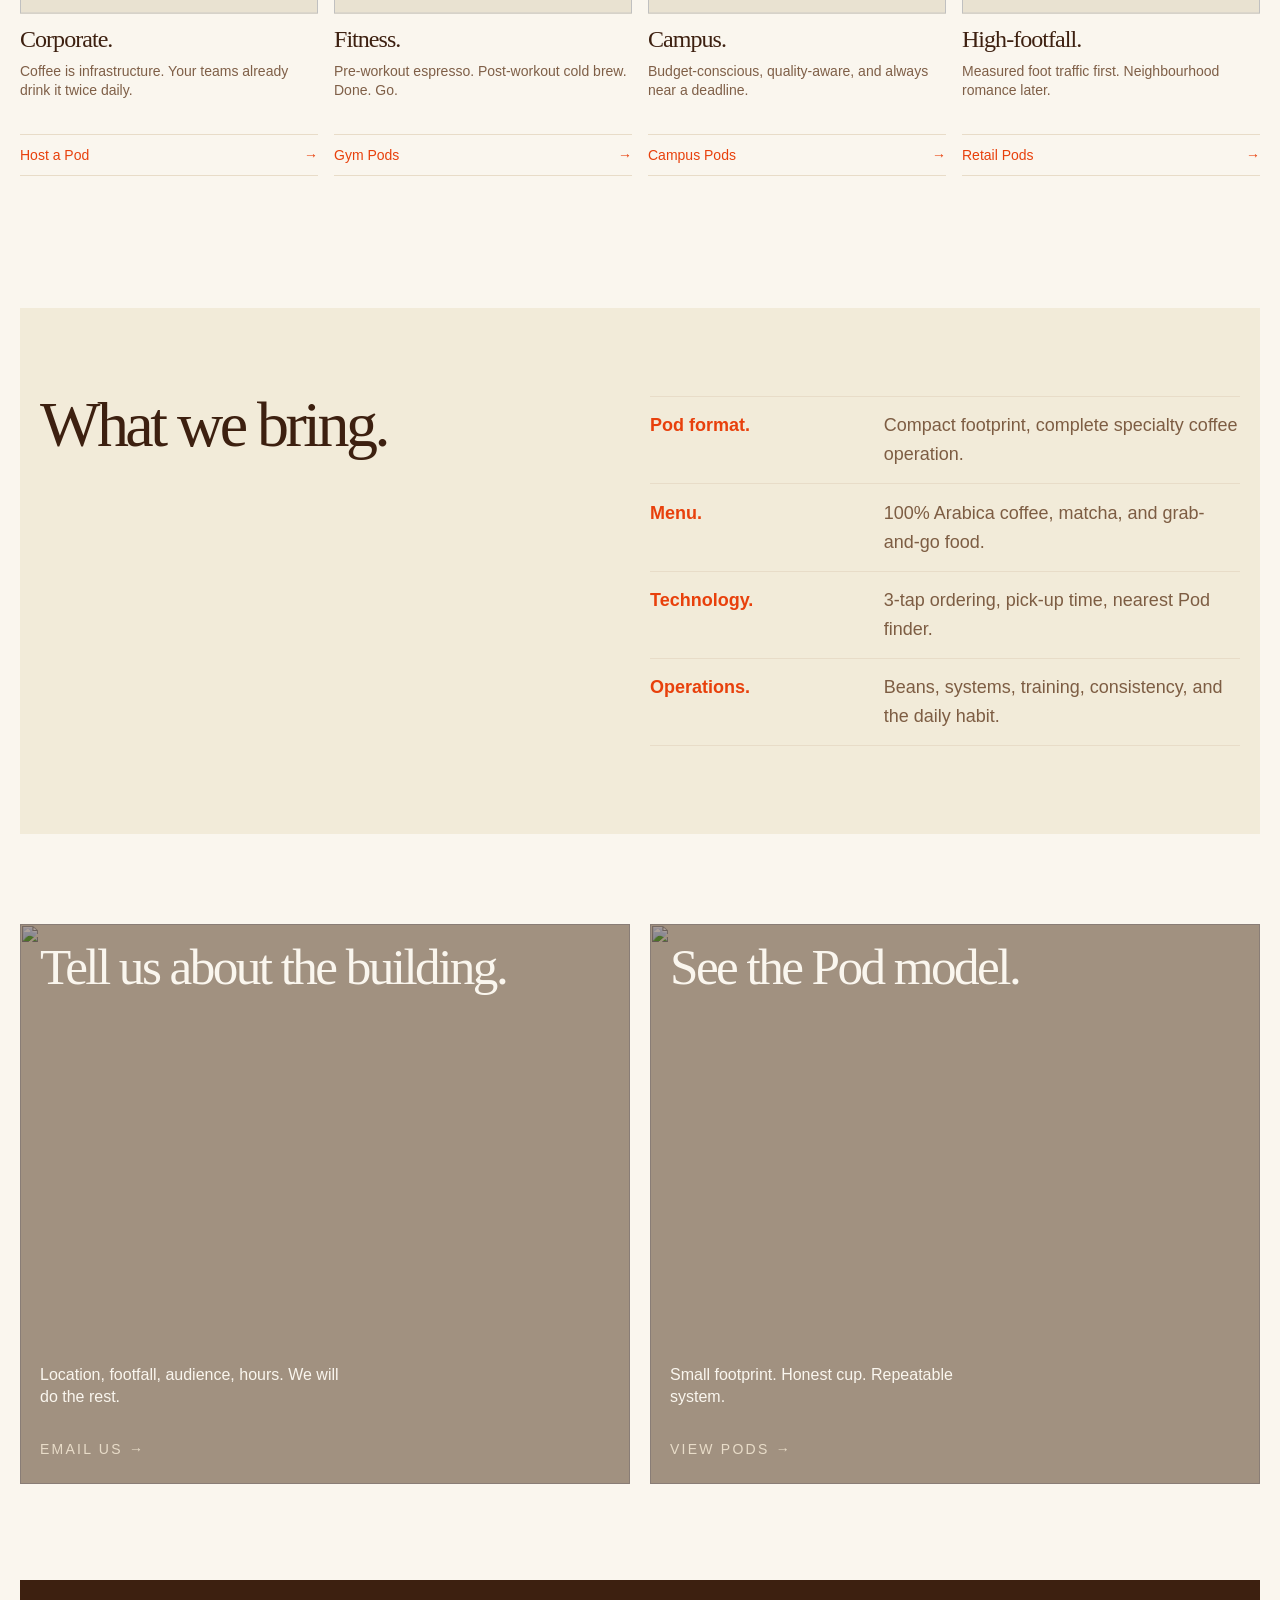
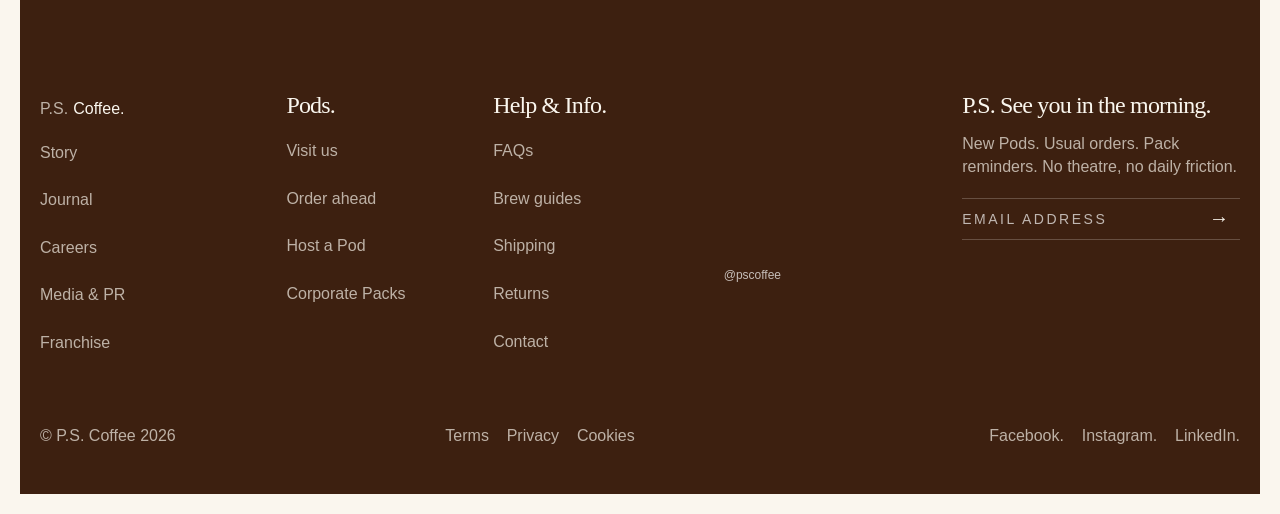
<file: partnership.html>
<!DOCTYPE html>
<html lang="en">
<head>
<meta charset="UTF-8">
<meta name="viewport" content="width=device-width, initial-scale=1.0">
<title>P.S. Coffee. | Host a Pod.</title>
<meta name="description" content="Bring a P.S. Coffee Pod to your office, campus, gym, or high-footfall building.">
<link rel="stylesheet" href="assets/ps.css">
<link rel="stylesheet" href="assets/wh.css">
</head>
<body data-page="partnership">
<div id="ps-nav"></div>
<div class="page-top"></div>

<main class="wh-page">
  <section class="wh-page-hero">
    <div class="wh-page-hero-copy">
      <p class="wh-page-kicker">Partnership.</p>
      <h1>Host a Pod at your location.</h1>
      <footer>
        <p>Office, gym, campus, or high-footfall building. We bring specialty coffee into the daily loop.</p>
        <a href="#host">Start a conversation</a>
      </footer>
    </div>
    <div class="wh-page-hero-media"><image-slot id="partner-hero" shape="rect" src="https://images.unsplash.com/photo-1497366811353-6870744d04b2?auto=format&fit=crop&q=80&w=1600" placeholder="Host a P.S. Pod" fit="cover"></image-slot></div>
  </section>

  <section class="wh-page-statement">
    <p>Pretty Serious.</p>
    <h2>A Pod is a complete specialty coffee operation in 50-200 sq ft.</h2>
  </section>

  <section class="wh-page-rail">
    <header><h2>Where Pods work.</h2><p>We place Pods where foot traffic already proves the habit.</p></header>
    <div class="wh-page-cards">
      <article class="wh-page-card"><div class="wh-page-card-img"><image-slot id="partner-card-office" shape="rect" src="https://images.unsplash.com/photo-1497366754035-f200968a6e72?auto=format&fit=crop&q=80&w=900" placeholder="Office" fit="cover"></image-slot></div><h3>Corporate.</h3><p>Coffee is infrastructure. Your teams already drink it twice daily.</p><a href="#host">Host a Pod</a></article>
      <article class="wh-page-card"><div class="wh-page-card-img"><image-slot id="partner-card-gym" shape="rect" src="https://images.unsplash.com/photo-1534438327276-14e5300c3a48?auto=format&fit=crop&q=80&w=900" placeholder="Gym" fit="cover"></image-slot></div><h3>Fitness.</h3><p>Pre-workout espresso. Post-workout cold brew. Done. Go.</p><a href="#host">Gym Pods</a></article>
      <article class="wh-page-card"><div class="wh-page-card-img"><image-slot id="partner-card-campus" shape="rect" src="https://images.unsplash.com/photo-1523580846011-d3a5bc25702b?auto=format&fit=crop&q=80&w=900" placeholder="Campus" fit="cover"></image-slot></div><h3>Campus.</h3><p>Budget-conscious, quality-aware, and always near a deadline.</p><a href="#host">Campus Pods</a></article>
      <article class="wh-page-card"><div class="wh-page-card-img"><image-slot id="partner-card-retail" shape="rect" src="https://images.unsplash.com/photo-1518005020951-eccb494ad742?auto=format&fit=crop&q=80&w=900" placeholder="Retail" fit="cover"></image-slot></div><h3>High-footfall.</h3><p>Measured foot traffic first. Neighbourhood romance later.</p><a href="#host">Retail Pods</a></article>
    </div>
  </section>

  <section class="wh-page-list" id="host">
    <div class="wh-page-list-grid">
      <div class="wh-page-list-copy"><h2>What we bring.</h2></div>
      <div class="wh-page-list-rows">
        <p><span>Pod format.</span><span>Compact footprint, complete specialty coffee operation.</span></p>
        <p><span>Menu.</span><span>100% Arabica coffee, matcha, and grab-and-go food.</span></p>
        <p><span>Technology.</span><span>3-tap ordering, pick-up time, nearest Pod finder.</span></p>
        <p><span>Operations.</span><span>Beans, systems, training, consistency, and the daily habit.</span></p>
      </div>
    </div>
  </section>

  <section class="wh-page-split">
    <a href="mailto:hello@pscoffee.in"><image-slot id="partner-split-contact" shape="rect" src="https://images.unsplash.com/photo-1556761175-b413da4baf72?auto=format&fit=crop&q=80&w=1200" placeholder="Contact" fit="cover"></image-slot><h2>Tell us about the building.</h2><p>Location, footfall, audience, hours. We will do the rest.</p><span>Email us →</span></a>
    <a href="about.html#pods"><image-slot id="partner-split-pods" shape="rect" src="https://images.unsplash.com/photo-1554118811-1e0d58224f24?auto=format&fit=crop&q=80&w=1200" placeholder="Pods" fit="cover"></image-slot><h2>See the Pod model.</h2><p>Small footprint. Honest cup. Repeatable system.</p><span>View Pods →</span></a>
  </section>
</main>

<div id="ps-footer"></div>
<script src="assets/image-slot.js"></script>
<script src="assets/ps.js"></script>
</body>
</html>
</file>
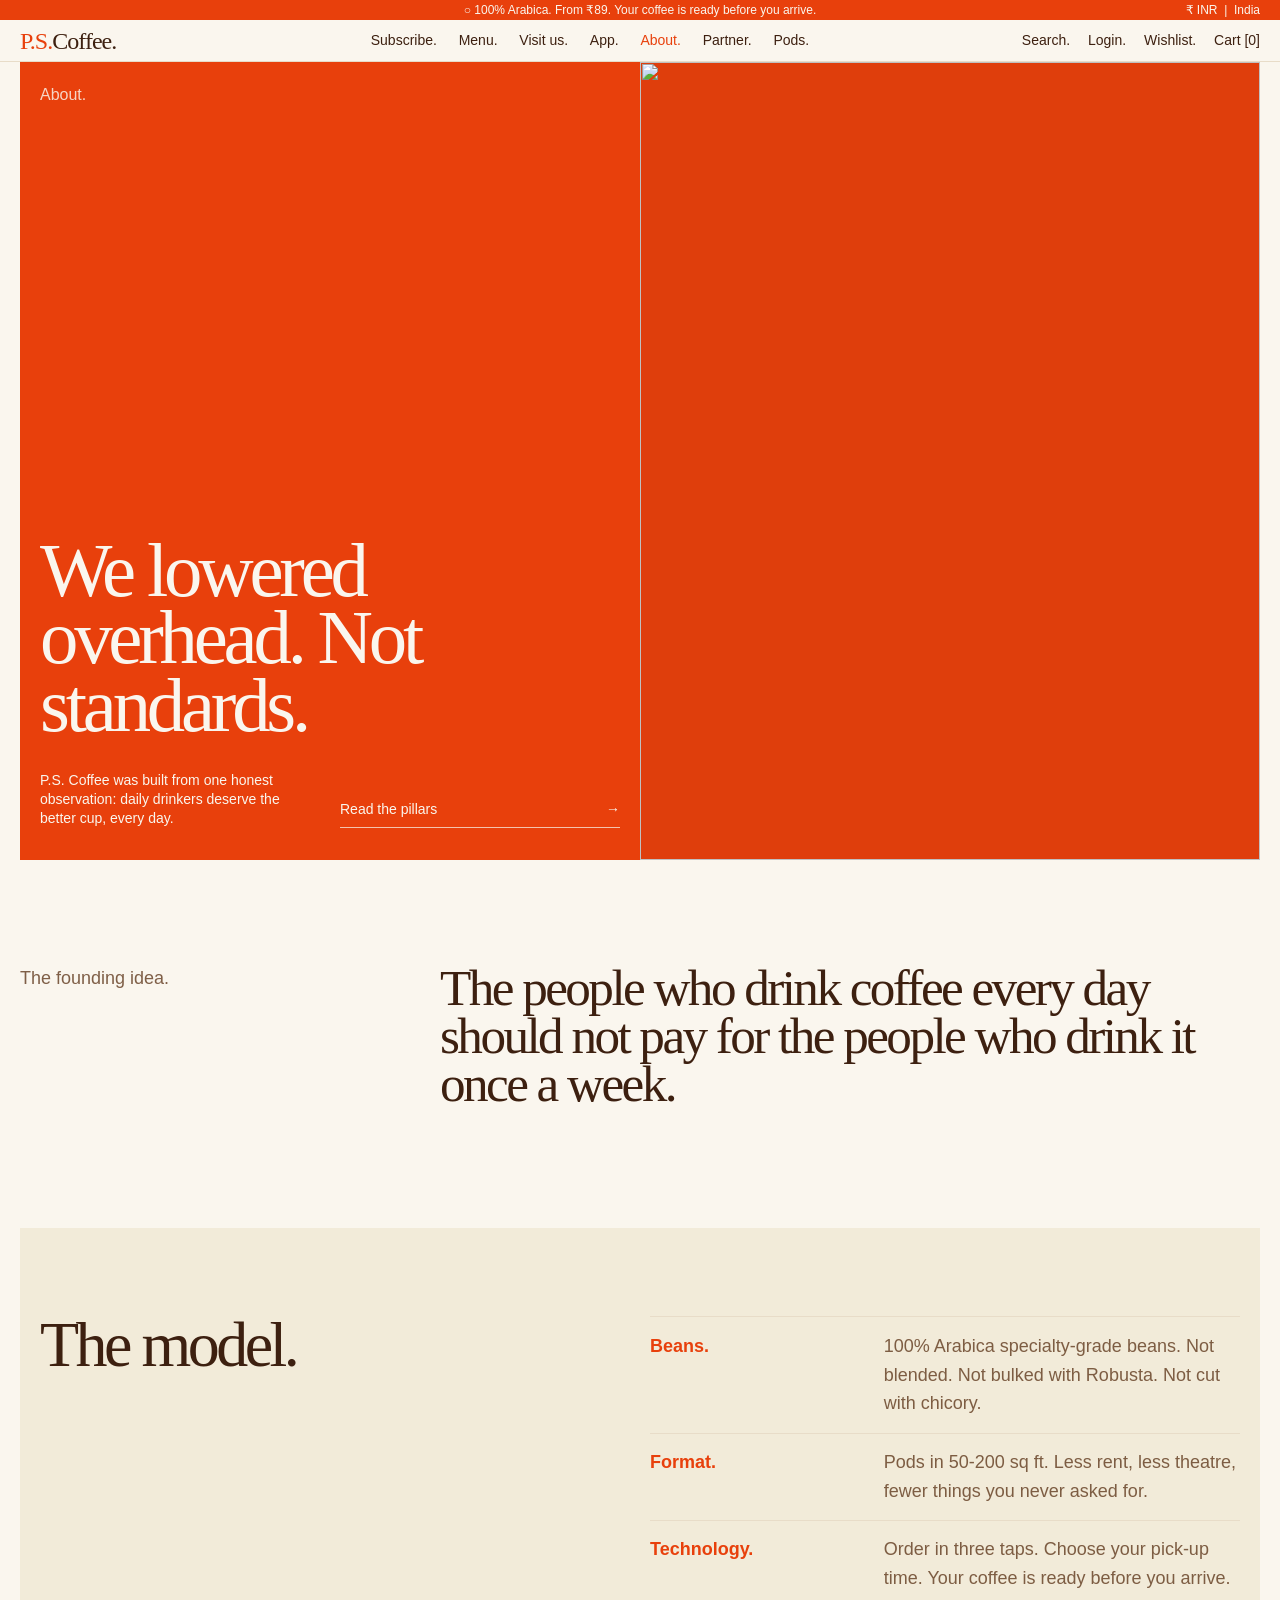
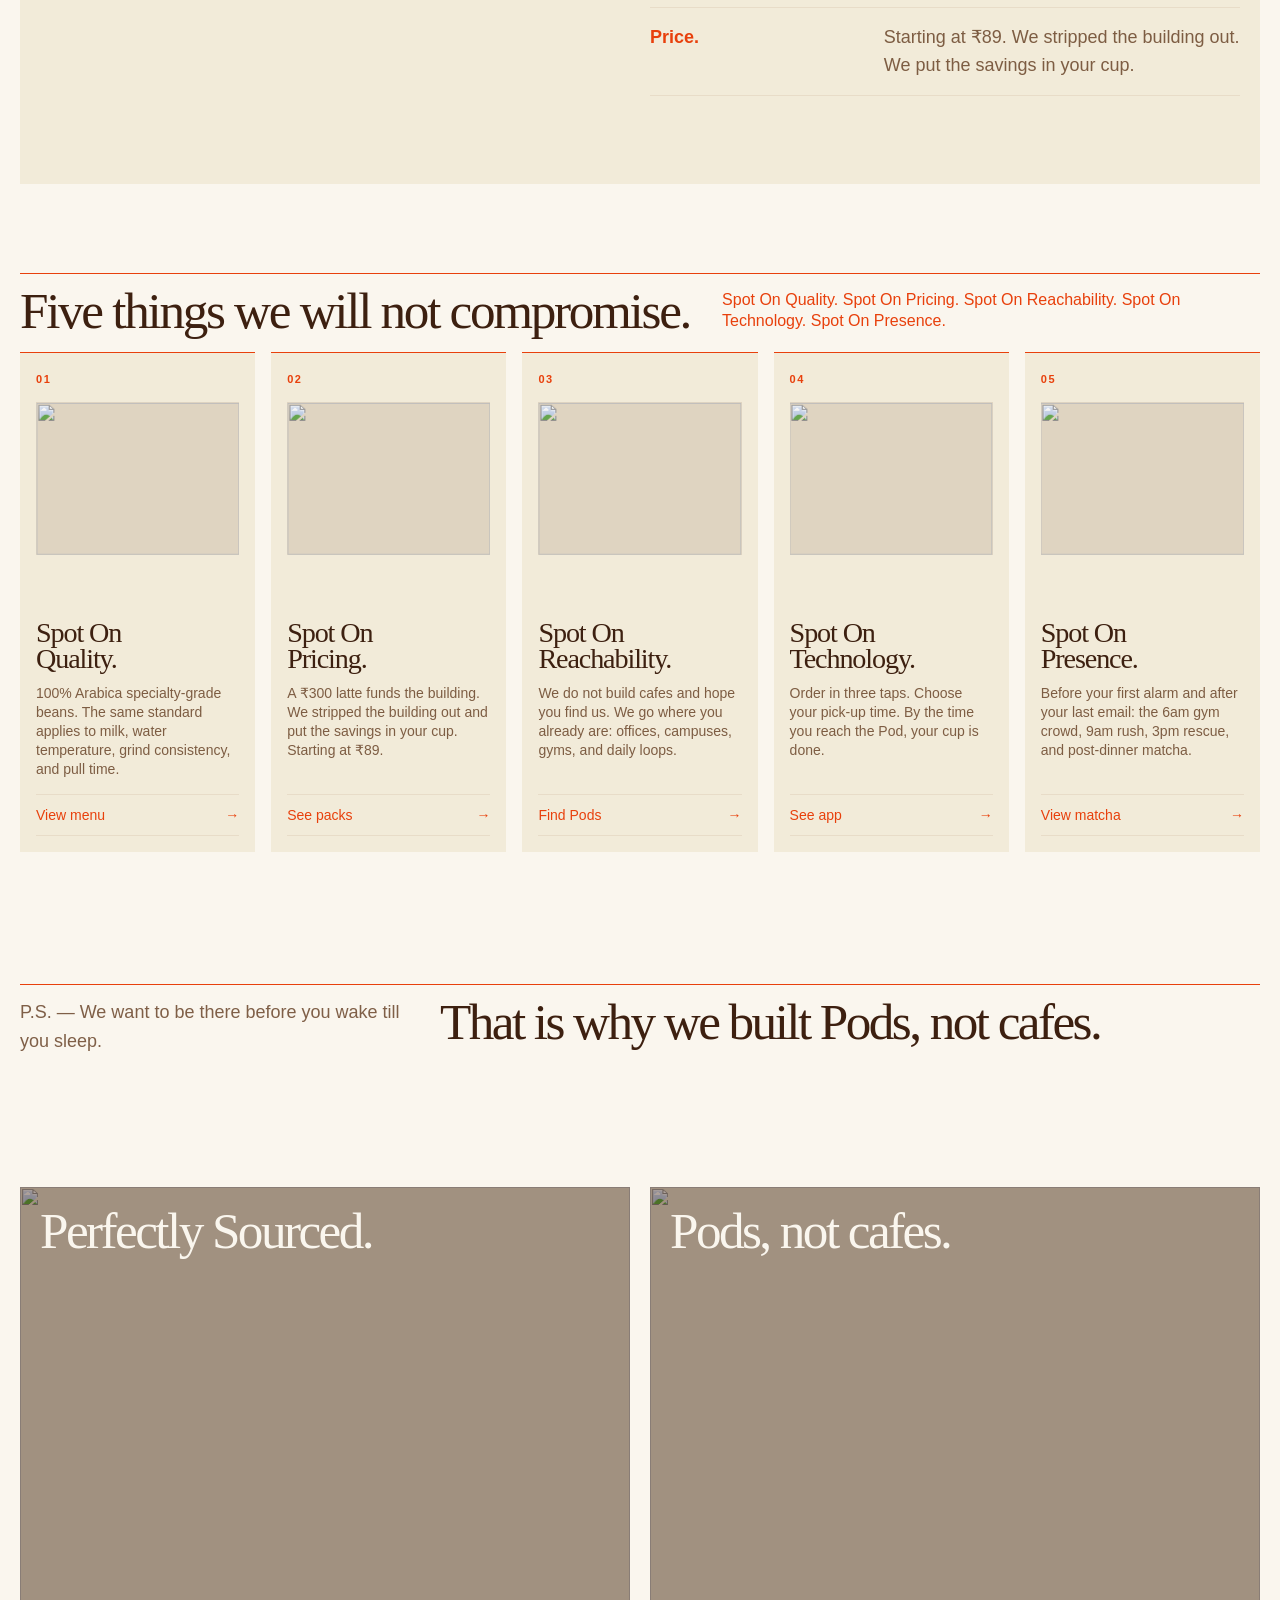
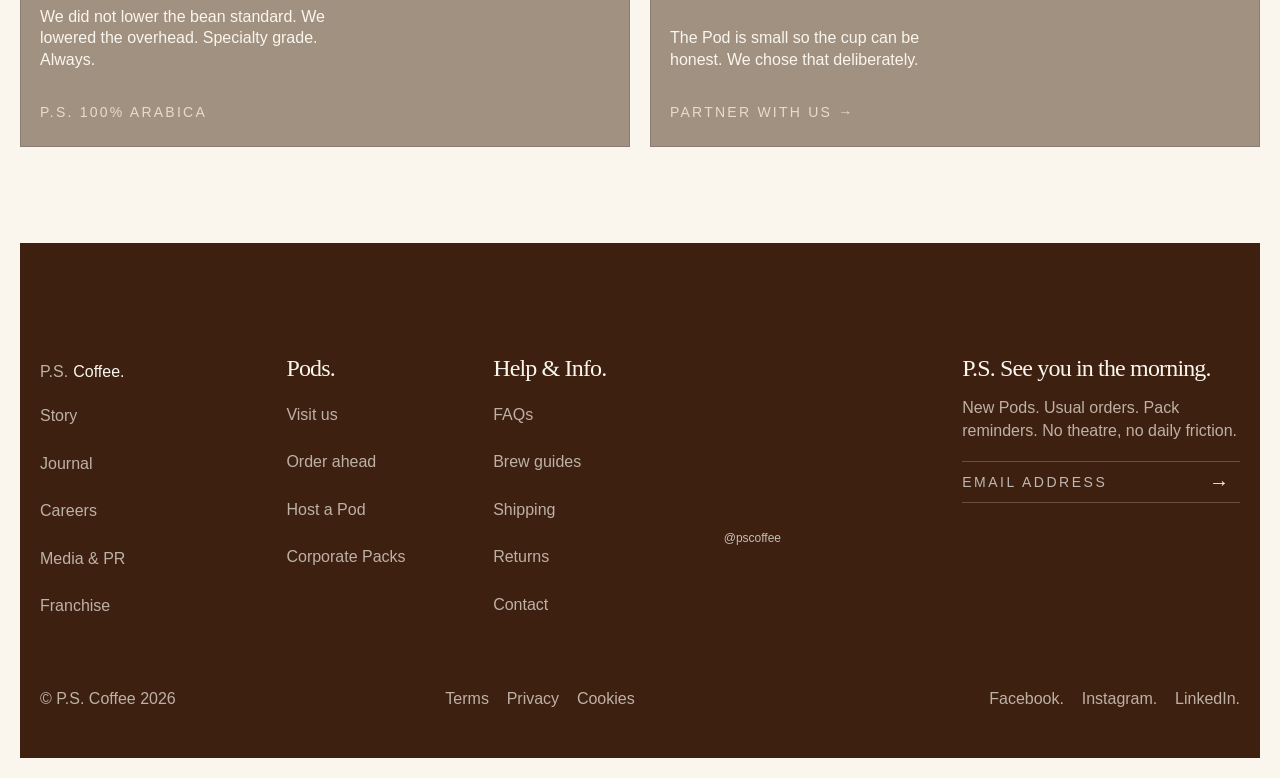
<file: story.html>
<!DOCTYPE html>
<html lang="en">
<head>
<meta charset="UTF-8">
<meta name="viewport" content="width=device-width, initial-scale=1.0">
<title>P.S. Coffee. | About.</title>
<meta name="description" content="P.S. Coffee is specialty-grade Arabica from ₹89, inside the buildings you are already in.">
<link rel="stylesheet" href="assets/ps.css">
<link rel="stylesheet" href="assets/wh.css">
</head>
<body data-page="story">
<div id="ps-nav"></div>
<div class="page-top"></div>

<main class="wh-page">
  <section class="wh-page-hero">
    <div class="wh-page-hero-copy">
      <p class="wh-page-kicker">About.</p>
      <h1>We lowered overhead. Not standards.</h1>
      <footer>
        <p>P.S. Coffee was built from one honest observation: daily drinkers deserve the better cup, every day.</p>
        <a href="#pillars">Read the pillars</a>
      </footer>
    </div>
    <div class="wh-page-hero-media"><image-slot id="story-hero" shape="rect" src="https://images.unsplash.com/photo-1442512595331-e89e73853f31?auto=format&fit=crop&q=80&w=1600" placeholder="P.S. Coffee story" fit="cover"></image-slot></div>
  </section>

  <section class="wh-page-statement">
    <p>The founding idea.</p>
    <h2>The people who drink coffee every day should not pay for the people who drink it once a week.</h2>
  </section>

  <section class="wh-page-list" id="model">
    <div class="wh-page-list-grid">
      <div class="wh-page-list-copy"><h2>The model.</h2></div>
      <div class="wh-page-list-rows">
        <p><span>Beans.</span><span>100% Arabica specialty-grade beans. Not blended. Not bulked with Robusta. Not cut with chicory.</span></p>
        <p><span>Format.</span><span>Pods in 50-200 sq ft. Less rent, less theatre, fewer things you never asked for.</span></p>
        <p><span>Technology.</span><span>Order in three taps. Choose your pick-up time. Your coffee is ready before you arrive.</span></p>
        <p><span>Price.</span><span>Starting at ₹89. We stripped the building out. We put the savings in your cup.</span></p>
      </div>
    </div>
  </section>

  <section class="wh-page-rail wh-pillars" id="pillars">
    <header><h2>Five things we will not compromise.</h2><p>Spot On Quality. Spot On Pricing. Spot On Reachability. Spot On Technology. Spot On Presence.</p></header>
    <div class="wh-page-cards wh-pillar-grid">
      <article class="wh-page-card wh-pillar-card"><span>01</span><div class="wh-pillar-image"><image-slot id="pillar-quality" shape="rect" src="https://images.unsplash.com/photo-1442512595331-e89e73853f31?auto=format&fit=crop&q=80&w=900" placeholder="Specialty coffee quality" fit="cover"></image-slot></div><h3><span>Spot On</span><span>Quality.</span></h3><p>100% Arabica specialty-grade beans. The same standard applies to milk, water temperature, grind consistency, and pull time.</p><a href="menu.html">View menu</a></article>
      <article class="wh-page-card wh-pillar-card"><span>02</span><div class="wh-pillar-image"><image-slot id="pillar-pricing" shape="rect" src="https://images.unsplash.com/photo-1514432324607-a09d9b4aefdd?auto=format&fit=crop&q=80&w=900" placeholder="Coffee priced honestly" fit="cover"></image-slot></div><h3><span>Spot On</span><span>Pricing.</span></h3><p>A ₹300 latte funds the building. We stripped the building out and put the savings in your cup. Starting at ₹89.</p><a href="pack.html">See packs</a></article>
      <article class="wh-page-card wh-pillar-card"><span>03</span><div class="wh-pillar-image"><image-slot id="pillar-reachability" shape="rect" src="https://images.unsplash.com/photo-1497366754035-f200968a6e72?auto=format&fit=crop&q=80&w=900" placeholder="Pod inside daily locations" fit="cover"></image-slot></div><h3><span>Spot On</span><span>Reachability.</span></h3><p>We do not build cafes and hope you find us. We go where you already are: offices, campuses, gyms, and daily loops.</p><a href="about.html#pods">Find Pods</a></article>
      <article class="wh-page-card wh-pillar-card"><span>04</span><div class="wh-pillar-image"><image-slot id="pillar-technology" shape="rect" src="https://images.unsplash.com/photo-1512428559087-560fa5ceab42?auto=format&fit=crop&q=80&w=900" placeholder="Order ahead technology" fit="cover"></image-slot></div><h3><span>Spot On</span><span>Technology.</span></h3><p>Order in three taps. Choose your pick-up time. By the time you reach the Pod, your cup is done.</p><a href="app.html">See app</a></article>
      <article class="wh-page-card wh-pillar-card"><span>05</span><div class="wh-pillar-image"><image-slot id="pillar-presence" shape="rect" src="https://images.unsplash.com/photo-1517248135467-4c7edcad34c4?auto=format&fit=crop&q=80&w=900" placeholder="Coffee through the day" fit="cover"></image-slot></div><h3><span>Spot On</span><span>Presence.</span></h3><p>Before your first alarm and after your last email: the 6am gym crowd, 9am rush, 3pm rescue, and post-dinner matcha.</p><a href="matcha.html">View matcha</a></article>
    </div>
  </section>

  <section class="wh-page-statement wh-about-manifesto">
    <p>P.S. — We want to be there before you wake till you sleep.</p>
    <h2>That is why we built Pods, not cafes.</h2>
  </section>

  <section class="wh-page-split">
    <article><image-slot id="story-split-origin" shape="rect" src="https://images.unsplash.com/photo-1500534314209-a25ddb2bd429?auto=format&fit=crop&q=80&w=1200" placeholder="Origin" fit="cover"></image-slot><h2>Perfectly Sourced.</h2><p>We did not lower the bean standard. We lowered the overhead. Specialty grade. Always.</p><span>P.S. 100% Arabica</span></article>
    <a href="partnership.html"><image-slot id="story-split-partner" shape="rect" src="https://images.unsplash.com/photo-1497366811353-6870744d04b2?auto=format&fit=crop&q=80&w=1200" placeholder="Partner" fit="cover"></image-slot><h2>Pods, not cafes.</h2><p>The Pod is small so the cup can be honest. We chose that deliberately.</p><span>Partner with us →</span></a>
  </section>
</main>

<div id="ps-footer"></div>
<script src="assets/image-slot.js"></script>
<script src="assets/ps.js"></script>
</body>
</html>
</file>
<file: assets/ps.css>
/* ============================================================
   P.S. Coffee — Shared Design System  ·  v2 "SuperONE direction"
   White canvas · Archivo heavy grotesque · near-black ink
   Terracotta as the single accent · rounded, premium components
   ============================================================ */

/* ---- tokens · Steam Cream direction ---- */
:root{
  --tc:#E8400C;          /* Electric Terracotta accent (tweakable) */
  --tc-deep:#C0330A;
  --tc-tint:#F6E7DC;     /* faint accent wash on cream */

  --paper:#F4EEE3;       /* Steam Cream canvas (tweakable) */
  --surface:#FCFAF5;     /* raised cards / inputs — lifts off cream */
  --panel:#EBE3D4;       /* warm sand alt-section */
  --panel-2:#E1D7C5;     /* deeper sand */
  --ink:#16140F;         /* warm espresso near-black */
  --ink-2:#3A352D;
  --muted:#6E675B;       /* secondary text / labels */
  --faint:#9C9483;       /* tertiary */
  --line:#E4DCCC;        /* hairlines */
  --line-2:#D6CCB8;

  /* matcha sub-palette — matcha contexts only */
  --matcha:#2F6B43;
  --matcha-2:#4E8C5C;
  --matcha-tint:#E4EBDB;

  --maxw:1240px;
  --gut:clamp(20px,5vw,72px);
  --type-scale:1;        /* tweakable */
  --radius:16px;         /* card radius */
  --btn-radius:10px;     /* button radius (tweakable shape) */
  --nav-h:84px;
  --shadow:0 30px 70px -28px rgba(22,20,15,.30);
  --shadow-sm:0 12px 34px -18px rgba(22,20,15,.24);
}

*,*::before,*::after{box-sizing:border-box;margin:0;padding:0}
html{-webkit-text-size-adjust:100%;scroll-behavior:smooth}
body{
  background:var(--paper);
  color:var(--ink);
  font-family:"Hanken Grotesk",system-ui,sans-serif;
  font-size:calc(17px * var(--type-scale));
  line-height:1.6;
  -webkit-font-smoothing:antialiased;
  overflow-x:clip;
}
img{max-width:100%;display:block}
a{color:inherit;text-decoration:none}
::selection{background:var(--ink);color:#fff}

/* ---- type atoms ---- */
.display{
  font-family:"Archivo",system-ui,sans-serif;
  font-weight:800;
  line-height:.95;
  letter-spacing:-.025em;
  color:var(--ink);
  font-stretch:expanded;
}
.display .tc{color:var(--tc)}
.eyebrow{
  font-family:"Archivo",sans-serif;font-weight:600;
  text-transform:uppercase;letter-spacing:.18em;font-size:12px;color:var(--muted);
}
.kicker{
  font-family:"Hanken Grotesk",sans-serif;font-weight:600;
  text-transform:uppercase;letter-spacing:.14em;font-size:11px;color:var(--faint);
}
.lede{font-size:clamp(16px,1.25vw,19px);color:var(--ink-2);line-height:1.6}

/* ---- layout ---- */
.wrap{max-width:var(--maxw);margin-inline:auto;padding-inline:var(--gut)}
.wrap.narrow{max-width:920px}
.section{padding-block:clamp(64px,9vw,124px);position:relative}
.section.tight{padding-block:clamp(44px,6vw,80px)}
.bg-panel{background:var(--panel)}
.bg-panel-2{background:var(--panel-2)}
.bg-ink{background:var(--ink);color:#F3EEE3}
.bg-ink .display{color:#fff}
.bg-matcha{background:var(--matcha);color:#EAF1E6}
.bg-matcha .display{color:#fff}
.rule{height:1px;background:var(--line);border:0;width:100%}

/* section header */
.sec-head{display:flex;flex-direction:column;gap:14px;margin-bottom:clamp(34px,5vw,60px);max-width:760px}
.sec-head.center{margin-inline:auto;text-align:center;align-items:center}
.sec-head h2{font-family:"Archivo",sans-serif;font-weight:800;font-stretch:expanded;font-size:clamp(30px,4.8vw,62px);line-height:.98;letter-spacing:-.028em}
.sec-head h2 .tc{color:var(--tc)}
.sec-head p{color:var(--muted);max-width:60ch}

/* ---- badges & pills ---- */
.badge{
  display:inline-flex;align-items:center;gap:10px;
  font-family:"Archivo",sans-serif;font-weight:600;font-size:12px;
  padding:9px 15px;border:1px solid var(--line-2);border-radius:999px;
  background:var(--surface);color:var(--ink);
}
.badge .b-ico{width:18px;height:18px;display:grid;place-items:center;color:var(--tc)}
.badge .b-sub{color:var(--muted);text-transform:uppercase;letter-spacing:.12em;font-size:10px}
.badge.solid{background:var(--ink);color:#fff;border-color:var(--ink)}
.badge.accent{background:var(--tc-tint);border-color:transparent;color:var(--tc-deep)}

.callout{
  position:absolute;display:grid;place-items:center;text-align:center;
  width:118px;height:118px;border-radius:50%;background:var(--tc);color:#fff;
  font-family:"Archivo",sans-serif;line-height:1.05;padding:10px;
  box-shadow:0 14px 30px -10px rgba(232,64,12,.55);transform:rotate(-8deg);
}
.callout .big{font-weight:800;font-size:26px}
.callout .sm{font-size:9px;text-transform:uppercase;letter-spacing:.12em;opacity:.92;margin-top:3px}

.tag{
  display:inline-flex;font-family:"Archivo",sans-serif;font-weight:700;font-size:10px;
  text-transform:uppercase;letter-spacing:.06em;padding:5px 9px;border-radius:6px;
  background:var(--tc);color:#fff;
}
.tag.ghost{background:var(--ink);color:#fff}
.tag.matcha{background:var(--matcha)}

/* ---- buttons ---- */
.btn{
  display:inline-flex;align-items:center;justify-content:center;gap:11px;cursor:pointer;
  font-family:"Archivo",sans-serif;font-weight:600;font-size:14px;letter-spacing:.01em;
  padding:15px 26px;border-radius:var(--btn-radius);border:1.5px solid var(--ink);
  background:var(--ink);color:#fff;white-space:nowrap;transition:transform .2s,background .2s,color .2s,border-color .2s,box-shadow .2s;
}
.btn:hover{transform:translateY(-2px);box-shadow:var(--shadow-sm)}
.btn .ar{transition:transform .25s}
.btn:hover .ar{transform:translateX(4px)}
.btn.accent{background:var(--tc);border-color:var(--tc)}
.btn.accent:hover{background:var(--tc-deep);border-color:var(--tc-deep)}
.btn.ghost{background:transparent;color:var(--ink)}
.btn.ghost:hover{background:var(--ink);color:#fff}
.btn.on-ink{background:#fff;border-color:#fff;color:var(--ink)}
.btn.on-ink:hover{background:transparent;color:#fff}
.btn.lg{padding:18px 32px;font-size:15px}
.btn.sm{padding:11px 18px;font-size:13px}
.btn.block{width:100%}

.tlink{display:inline-flex;align-items:center;gap:9px;font-family:"Archivo",sans-serif;font-weight:600;font-size:14px;color:var(--ink);border-bottom:2px solid var(--tc);padding-bottom:3px;transition:gap .2s,color .2s}
.tlink:hover{gap:13px;color:var(--tc)}

/* ---- icons ---- */
.i{display:inline-block;width:1em;height:1em;stroke:currentColor;fill:none;stroke-width:1.6;stroke-linecap:round;stroke-linejoin:round;vertical-align:middle}

/* ---- nav ---- */
.nav{
  position:fixed;top:0;left:0;right:0;z-index:80;height:var(--nav-h);
  display:grid;grid-template-columns:1fr auto 1fr;align-items:center;
  padding-inline:var(--gut);
  background:color-mix(in srgb,var(--paper) 90%,transparent);
  backdrop-filter:blur(16px);-webkit-backdrop-filter:blur(16px);
  border-bottom:1px solid var(--line);transition:transform .35s ease;
}
.nav.hide{transform:translateY(-100%)}
/* transparent over a dark hero (homepage) until scrolled */
.nav.over{background:transparent;border-color:transparent;backdrop-filter:none;-webkit-backdrop-filter:none}
.nav.over .nav-logo{border-color:rgba(243,238,227,.55)}
.nav.over .nav-logo .seg.a{color:#F3EEE3}
.nav.over .nav-logo .seg.b{background:#F3EEE3;color:var(--ink)}
.nav.over .nav-links a{color:#F3EEE3}
.nav.over .nav-links a:hover,.nav.over .nav-links a.active{color:#fff}
.nav.over .nav-links a::after{background:var(--tc)}
.nav.over .nav-tools .ntool{background:transparent;border-color:rgba(243,238,227,.30);color:#F3EEE3}
.nav.over .nav-tools .ntool:hover{border-color:#F3EEE3}
.nav.over .nav-burger span{background:#F3EEE3}
/* nav "pack" pill — hero-positioned subscription link */
.nav-links a.pack-link{color:var(--tc)}
.nav-links a.pack-link::after{background:var(--tc)}
.nav.over .nav-links a.pack-link{color:#FFB48F}
/* segmented logo pill */
.nav-logo{justify-self:start;display:inline-flex;border:1.5px solid var(--ink);border-radius:999px;overflow:hidden;font-family:"Archivo",sans-serif;font-weight:700;font-size:13px;letter-spacing:.04em}
.nav-logo .seg{padding:8px 15px;display:inline-flex;align-items:center}
.nav-logo .seg.a{color:var(--ink)}
.nav-logo .seg.b{background:var(--ink);color:#fff}
.nav-links{justify-self:center;display:flex;align-items:center;gap:clamp(16px,2.2vw,34px)}
.nav-links a{font-family:"Archivo",sans-serif;font-weight:600;font-size:13px;text-transform:uppercase;letter-spacing:.1em;color:var(--ink);position:relative;padding-block:8px;transition:color .2s;white-space:nowrap}
.nav-links a::after{content:"";position:absolute;left:0;bottom:2px;width:0;height:2px;background:var(--tc);transition:width .26s ease}
.nav-links a:hover,.nav-links a.active{color:var(--tc)}
.nav-links a:hover::after,.nav-links a.active::after{width:100%}
.nav-tools{justify-self:end;display:flex;align-items:center;gap:14px}
.nav-tools .ntool{width:40px;height:40px;border-radius:50%;border:1px solid var(--line-2);display:grid;place-items:center;color:var(--ink);background:var(--surface);transition:.2s;position:relative}
.nav-tools .ntool:hover{border-color:var(--ink);transform:translateY(-1px)}
.nav-tools .ntool .i{width:18px;height:18px}
.nav-tools .cart-count{position:absolute;top:-4px;right:-4px;min-width:18px;height:18px;padding:0 4px;border-radius:999px;background:var(--tc);color:#fff;font-family:"Archivo",sans-serif;font-weight:700;font-size:10px;display:grid;place-items:center;opacity:0;transform:scale(.6);transition:.2s}
.nav-tools .cart-count.show{opacity:1;transform:none}
.nav-burger{display:none;flex-direction:column;gap:5px;background:none;border:0;cursor:pointer;padding:8px}
.nav-burger span{width:24px;height:2px;background:var(--ink);transition:.3s;display:block}
.nav-burger.open span:nth-child(1){transform:translateY(7px) rotate(45deg)}
.nav-burger.open span:nth-child(2){opacity:0}
.nav-burger.open span:nth-child(3){transform:translateY(-7px) rotate(-45deg)}

.drawer{position:fixed;inset:0;z-index:79;background:var(--paper);display:flex;flex-direction:column;justify-content:center;gap:4px;padding:var(--gut);transform:translateX(100%);transition:transform .42s cubic-bezier(.7,0,.2,1)}
.drawer.open{transform:translateX(0)}
.drawer a{font-family:"Archivo",sans-serif;font-weight:800;font-stretch:expanded;text-transform:uppercase;font-size:clamp(30px,9vw,52px);color:var(--ink);letter-spacing:-.02em;padding-block:10px;border-bottom:1px solid var(--line);display:flex;justify-content:space-between;align-items:center}
.drawer a .n{font-family:"Hanken Grotesk",sans-serif;font-weight:600;font-size:13px;color:var(--tc);letter-spacing:.1em}
.drawer a:hover{color:var(--tc)}
.page-top{height:var(--nav-h)}

/* ---- hero slider ---- */
.hero{position:relative;background:linear-gradient(180deg,var(--panel) 0%,var(--paper) 100%)}
.hero-slides{position:relative}
.hero-slide{display:none}
.hero-slide.on{display:block}
@media (prefers-reduced-motion:no-preference){
  .hero-slide.on{animation:heroIn .6s cubic-bezier(.2,.6,.2,1)}
}
@keyframes heroIn{from{opacity:0;transform:translateY(8px)}to{opacity:1;transform:none}}
.hero-grid{display:grid;grid-template-columns:1.04fr .96fr;gap:clamp(28px,4vw,56px);align-items:center;min-height:min(72vh,640px)}
.hero h1{font-family:"Archivo",sans-serif;font-weight:800;font-stretch:expanded;font-size:clamp(40px,6.4vw,82px);line-height:.96;letter-spacing:-.03em}
.hero h1 .tc{color:var(--tc)}
.hero .lede{margin-top:24px;max-width:46ch}
.hero .cta-row{display:flex;gap:14px;flex-wrap:wrap;margin-top:32px}
.hero-figure{position:relative;border-radius:24px;background:radial-gradient(120% 120% at 70% 20%,var(--surface) 0%,var(--panel-2) 100%);aspect-ratio:1/1;overflow:hidden;box-shadow:var(--shadow)}
.hero-figure image-slot{width:100%;height:100%}
.hero-badges{position:absolute;inset:0;pointer-events:none}
.hero-badges .badge{position:absolute;top:22px;left:22px;pointer-events:auto;box-shadow:var(--shadow-sm)}
.hero-badges .callout{top:24px;right:24px}
.hero-dots{display:flex;gap:9px;margin-top:30px}
.hero-dots button{width:34px;height:4px;border-radius:99px;border:0;background:var(--line-2);cursor:pointer;transition:.25s;padding:0}
.hero-dots button.on{background:var(--ink);width:54px}

/* ---- trust strip ---- */
.trust{border-block:1px solid var(--line);background:var(--paper)}
.trust .wrap{display:flex;align-items:center;gap:clamp(20px,4vw,60px);flex-wrap:wrap;justify-content:center;padding-block:26px}
.trust .t-lab{font-family:"Hanken Grotesk",sans-serif;font-weight:600;font-size:11px;text-transform:uppercase;letter-spacing:.16em;color:var(--faint)}
.trust .t-item{font-family:"Archivo",sans-serif;font-weight:700;font-size:clamp(15px,1.5vw,19px);color:var(--ink-2);display:inline-flex;align-items:center;gap:9px}
.trust .t-item .i{width:18px;height:18px;color:var(--tc)}

/* ---- category cards ---- */
.cats{display:grid;grid-template-columns:repeat(3,1fr);gap:clamp(16px,2vw,26px)}
.catcard{position:relative;border-radius:var(--radius);overflow:hidden;background:var(--panel);border:1px solid var(--line);min-height:340px;display:flex;flex-direction:column;justify-content:flex-end;padding:26px;transition:transform .3s,box-shadow .3s;isolation:isolate}
.catcard:hover{transform:translateY(-4px);box-shadow:var(--shadow)}
.catcard .cc-art{position:absolute;inset:0;z-index:-1}
.catcard .cc-art image-slot{width:100%;height:100%}
.catcard::after{content:"";position:absolute;inset:0;z-index:-1;background:linear-gradient(180deg,transparent 35%,rgba(20,20,20,.55) 100%)}
.catcard.empty::after{background:linear-gradient(180deg,transparent 40%,rgba(20,20,20,.04) 100%)}
.catcard .cc-no{font-family:"Archivo",sans-serif;font-weight:700;font-size:12px;letter-spacing:.1em;color:var(--tc)}
.catcard h3{font-family:"Archivo",sans-serif;font-weight:800;font-stretch:expanded;text-transform:uppercase;font-size:clamp(24px,2.4vw,32px);line-height:.98;margin-top:8px;color:var(--ink)}
.catcard.on-art h3,.catcard.on-art .cc-desc{color:#fff}
.catcard .cc-desc{font-size:14px;color:var(--muted);margin-top:8px;max-width:30ch}
.catcard .cc-go{margin-top:18px;display:inline-flex;align-items:center;gap:8px;font-family:"Archivo",sans-serif;font-weight:600;font-size:13px;color:var(--tc)}
.catcard.matcha .cc-no,.catcard.matcha .cc-go{color:var(--matcha)}

/* ---- feature block (meet the product) ---- */
.feature{display:grid;grid-template-columns:1fr 1fr;gap:clamp(30px,5vw,70px);align-items:center}
.feature-fig{border-radius:var(--radius);overflow:hidden;background:var(--panel);aspect-ratio:4/3;box-shadow:var(--shadow);position:relative}
.feature-fig image-slot{width:100%;height:100%}
.value-list{display:flex;flex-direction:column;gap:22px;margin-top:30px}
.value{display:flex;gap:18px;align-items:flex-start}
.value .v-ico{flex:none;width:48px;height:48px;border-radius:12px;background:var(--tc-tint);color:var(--tc);display:grid;place-items:center}
.value .v-ico .i{width:24px;height:24px}
.value h4{font-family:"Archivo",sans-serif;font-weight:700;font-size:18px;letter-spacing:-.01em}
.value p{font-size:14.5px;color:var(--muted);margin-top:4px;max-width:46ch}
.bg-ink .value .v-ico{background:rgba(255,255,255,.08);color:var(--tc)}
.bg-ink .value p{color:rgba(243,241,236,.66)}

/* ---- product grid ---- */
.grid{display:grid;gap:clamp(18px,2vw,28px)}
.g-2{grid-template-columns:repeat(2,1fr)}
.g-3{grid-template-columns:repeat(3,1fr)}
.g-4{grid-template-columns:repeat(4,1fr)}
.item{position:relative;display:flex;flex-direction:column;background:var(--surface);border:1px solid var(--line);border-radius:var(--radius);overflow:hidden;transition:transform .28s,box-shadow .28s,border-color .28s}
.item:hover{transform:translateY(-4px);box-shadow:var(--shadow);border-color:var(--line-2)}
.item .shot{position:relative;aspect-ratio:1/1;background:var(--panel);overflow:hidden}
.item image-slot{width:100%;height:100%}
.item .shot .tag{position:absolute;top:12px;left:12px;z-index:2}
.item .fav{position:absolute;top:10px;right:10px;z-index:2;width:34px;height:34px;border-radius:50%;background:rgba(255,255,255,.92);border:0;display:grid;place-items:center;cursor:pointer;color:var(--ink-2);transition:.2s}
.item .fav:hover{color:var(--tc)}
.item .fav.on{color:var(--tc)}
.item .fav.on .i{fill:var(--tc)}
.item .meta{padding:16px 16px 18px;display:flex;flex-direction:column;gap:9px;flex:1}
.item .iname{font-family:"Archivo",sans-serif;font-weight:700;font-size:17px;letter-spacing:-.01em;line-height:1.1}
.item .ingr{font-size:12.5px;color:var(--faint);line-height:1.5}
.item .stars{display:flex;gap:2px;color:var(--tc);font-size:12px}
.item .buyrow{display:flex;align-items:center;justify-content:space-between;gap:12px;margin-top:auto;padding-top:6px}
.item .price{font-family:"Archivo",sans-serif;font-weight:800;font-size:19px}
.item .price .was{font-weight:500;font-size:13px;color:var(--faint);text-decoration:line-through;margin-right:7px}
.item .add{display:inline-flex;align-items:center;gap:7px;font-family:"Archivo",sans-serif;font-weight:600;font-size:13px;padding:10px 15px;border-radius:99px;background:var(--ink);color:#fff;border:0;cursor:pointer;transition:.2s}
.item .add:hover{background:var(--tc)}
.item.matcha .add:hover{background:var(--matcha)}
.item.matcha .stars{color:var(--matcha)}

/* ---- comparison table ---- */
.compare{border-radius:var(--radius);overflow:hidden;border:1px solid var(--line);background:var(--surface)}
.compare-row{display:grid;grid-template-columns:1.4fr 1fr 1fr;align-items:stretch}
.compare-row+.compare-row{border-top:1px solid var(--line)}
.compare-row>div{padding:18px clamp(16px,2vw,28px);display:flex;align-items:center;gap:10px;font-size:15px}
.compare-row .c-feat{font-family:"Archivo",sans-serif;font-weight:600;color:var(--ink);font-size:15px}
.compare-row .c-them{color:var(--muted);background:var(--panel)}
.compare-row .c-us{background:var(--tc-tint);color:var(--tc-deep);font-weight:600}
.compare-head .c-feat{background:var(--ink);color:#fff;font-weight:700}
.compare-head .c-them{background:var(--panel-2);color:var(--ink);font-family:"Archivo",sans-serif;font-weight:700}
.compare-head .c-us{background:var(--tc);color:#fff;font-family:"Archivo",sans-serif;font-weight:800}
.compare .ic{flex:none;width:22px;height:22px;border-radius:50%;display:grid;place-items:center;font-size:13px}
.compare .ic.no{background:#e7e3db;color:#8a8478}
.compare .ic.yes{background:var(--tc);color:#fff}

/* ---- testimonials ---- */
.testi-grid{display:grid;grid-template-columns:repeat(3,1fr);gap:clamp(16px,2vw,24px)}
.testi{background:var(--surface);border:1px solid var(--line);border-radius:var(--radius);padding:26px;display:flex;flex-direction:column;gap:16px}
.testi .stars{color:var(--tc);font-size:14px;letter-spacing:2px}
.testi blockquote{font-size:16px;line-height:1.55;color:var(--ink-2)}
.testi .who{display:flex;align-items:center;gap:12px;margin-top:auto}
.testi .ava{width:42px;height:42px;border-radius:50%;background:var(--panel-2);display:grid;place-items:center;font-family:"Archivo",sans-serif;font-weight:800;color:var(--tc);overflow:hidden}
.testi .ava image-slot{width:100%;height:100%}
.testi .who .nm{font-family:"Archivo",sans-serif;font-weight:700;font-size:14px}
.testi .who .rl{font-size:12px;color:var(--faint)}

/* ---- benefits icon grid ---- */
.benefits{display:grid;grid-template-columns:repeat(4,1fr);gap:clamp(16px,2vw,24px)}
.benefit{text-align:center;display:flex;flex-direction:column;align-items:center;gap:12px;padding:8px}
.benefit .b-ico{width:64px;height:64px;border-radius:18px;background:var(--panel);display:grid;place-items:center;color:var(--tc)}
.benefit .b-ico .i{width:30px;height:30px}
.benefit h4{font-family:"Archivo",sans-serif;font-weight:700;font-size:16px}
.benefit p{font-size:13.5px;color:var(--muted);max-width:24ch}
.bg-ink .benefit .b-ico{background:rgba(255,255,255,.07)}
.bg-ink .benefit p{color:rgba(243,241,236,.62)}

/* ---- FAQ accordion ---- */
.faq{max-width:860px;margin-inline:auto}
.faq-item{border-bottom:1px solid var(--line)}
.faq-q{width:100%;background:none;border:0;cursor:pointer;text-align:left;display:flex;align-items:center;justify-content:space-between;gap:20px;padding:24px 4px;font-family:"Archivo",sans-serif;font-weight:700;font-size:clamp(16px,1.6vw,20px);color:var(--ink);letter-spacing:-.01em}
.faq-q .pm{flex:none;width:30px;height:30px;border-radius:50%;border:1.5px solid var(--line-2);display:grid;place-items:center;position:relative;transition:.25s}
.faq-q .pm::before,.faq-q .pm::after{content:"";position:absolute;background:var(--ink);transition:.25s}
.faq-q .pm::before{width:12px;height:2px}
.faq-q .pm::after{width:2px;height:12px}
.faq-item.open .faq-q .pm{background:var(--tc);border-color:var(--tc)}
.faq-item.open .faq-q .pm::before,.faq-item.open .faq-q .pm::after{background:#fff}
.faq-item.open .faq-q .pm::after{transform:scaleY(0)}
.faq-a{overflow:hidden;max-height:0;transition:max-height .35s ease}
.faq-a .inner{padding:0 4px 26px;color:var(--muted);font-size:15.5px;line-height:1.65;max-width:64ch}

/* ---- editorial image grid ---- */
.editorial{display:grid;grid-template-columns:repeat(4,1fr);grid-auto-rows:200px;gap:clamp(10px,1.4vw,18px)}
.ed-cell{border-radius:var(--radius);overflow:hidden;background:var(--panel);position:relative}
.ed-cell image-slot{width:100%;height:100%}
.ed-cell .ed-cap{position:absolute;left:14px;bottom:12px;font-family:"Hanken Grotesk",sans-serif;font-weight:600;font-size:11px;text-transform:uppercase;letter-spacing:.12em;color:#fff;z-index:2;text-shadow:0 1px 8px rgba(0,0,0,.5)}
.ed-cell.wide{grid-column:span 2}
.ed-cell.tall{grid-row:span 2}

/* ---- oversized typographic wordmark (editorial) ---- */
.bigmark{font-family:"Archivo",sans-serif;font-weight:900;font-stretch:expanded;letter-spacing:-.04em;line-height:.8;color:var(--ink)}
.bigmark .tc{color:var(--tc)}

/* ---- statement / pull quote ---- */
.statement{font-family:"Archivo",sans-serif;font-weight:800;font-stretch:expanded;font-size:clamp(30px,5vw,72px);line-height:.98;letter-spacing:-.032em}
.statement .tc{color:var(--tc)}

/* ---- forms ---- */
.formcard{background:var(--surface);border:1px solid var(--line);border-radius:var(--radius);padding:clamp(24px,3vw,40px);box-shadow:var(--shadow-sm)}
.formcard h3{font-family:"Archivo",sans-serif;font-weight:800;font-stretch:expanded;font-size:clamp(24px,2.6vw,34px);line-height:1;letter-spacing:-.02em;margin-bottom:10px}
.formcard .sub{color:var(--muted);margin-bottom:26px;max-width:44ch}
.form{display:flex;flex-direction:column;gap:20px}
.field{display:flex;flex-direction:column;gap:8px}
.field label{font-family:"Hanken Grotesk",sans-serif;font-weight:600;font-size:12px;text-transform:uppercase;letter-spacing:.1em;color:var(--muted)}
.field input,.field textarea,.field select{
  font-family:"Hanken Grotesk",sans-serif;font-size:16px;color:var(--ink);
  background:var(--panel);border:1.5px solid transparent;border-radius:10px;padding:14px 16px;transition:.2s;
}
.field textarea{resize:vertical;min-height:104px}
.field input::placeholder,.field textarea::placeholder{color:var(--faint)}
.field input:focus,.field textarea:focus,.field select:focus{outline:0;border-color:var(--tc);background:var(--surface)}
.field.invalid input,.field.invalid textarea{border-color:#cf3b1c;background:#fdf1ee}
.field .err{font-family:"Hanken Grotesk",sans-serif;font-weight:600;font-size:11px;letter-spacing:.04em;color:#cf3b1c;text-transform:uppercase;display:none}
.field.invalid .err{display:block}
.row-2{display:grid;grid-template-columns:1fr 1fr;gap:18px}
.chips{display:flex;flex-wrap:wrap;gap:9px}
.chip{font-family:"Archivo",sans-serif;font-weight:600;font-size:13px;padding:9px 15px;border:1.5px solid var(--line-2);border-radius:99px;cursor:pointer;user-select:none;transition:.18s;color:var(--ink-2);background:var(--surface)}
.chip:hover{border-color:var(--ink)}
.chip.on{background:var(--ink);color:#fff;border-color:var(--ink)}
.form-success{display:none;flex-direction:column;gap:14px;align-items:flex-start;padding:18px 0}
.form-success.show{display:flex;animation:heroIn .5s}
.form-success .ps-line{font-family:"Archivo",sans-serif;font-weight:800;font-stretch:expanded;font-size:clamp(22px,2.6vw,32px);line-height:1.04;letter-spacing:-.02em}
.form-success .ps-line .ps{color:var(--tc)}

/* ---- newsletter (footer) ---- */
.news{display:flex;gap:10px;flex-wrap:wrap;margin-top:16px;max-width:420px}
.news input{flex:1;min-width:180px;background:rgba(255,255,255,.08);border:1.5px solid rgba(255,255,255,.18);border-radius:10px;padding:13px 15px;color:#fff;font-family:"Hanken Grotesk",sans-serif;font-size:15px}
.news input::placeholder{color:rgba(243,241,236,.5)}
.news input:focus{outline:0;border-color:var(--tc)}

/* ---- toast (add to cart) ---- */
#ps-toast{position:fixed;left:50%;bottom:28px;transform:translate(-50%,140%);z-index:300;background:var(--ink);color:#fff;border-radius:12px;padding:14px 20px;display:flex;align-items:center;gap:14px;box-shadow:var(--shadow);font-family:"Hanken Grotesk",sans-serif;font-size:14px;transition:transform .4s cubic-bezier(.2,.7,.2,1);max-width:calc(100vw - 32px)}
#ps-toast.show{transform:translate(-50%,0)}
#ps-toast .t-ico{width:34px;height:34px;border-radius:8px;background:var(--tc);display:grid;place-items:center;flex:none}
#ps-toast b{font-family:"Archivo",sans-serif;font-weight:700}

/* ---- loading reveal ---- */
#ps-loader{position:fixed;inset:0;z-index:600;background:var(--ink);display:flex;flex-direction:column;align-items:center;justify-content:center;gap:24px;transition:opacity .65s ease,visibility .65s}
#ps-loader.done{opacity:0;visibility:hidden;pointer-events:none}
#ps-loader .psl-mark{font-family:"Archivo",sans-serif;font-weight:900;font-stretch:expanded;font-size:clamp(64px,15vw,168px);letter-spacing:-.05em;line-height:.8;color:#F3EEE3;opacity:0;transform:translateY(16px);transition:opacity .65s ease,transform .7s cubic-bezier(.2,.7,.2,1)}
#ps-loader .psl-mark .tc{color:var(--tc)}
#ps-loader .psl-line{width:min(230px,44vw);height:2px;background:rgba(243,238,227,.16);border-radius:2px;overflow:hidden;opacity:0;transition:opacity .5s .1s}
#ps-loader .psl-line span{display:block;height:100%;width:0;background:var(--tc);border-radius:2px}
#ps-loader .psl-cap{font-family:"Hanken Grotesk",sans-serif;font-weight:600;font-size:13px;letter-spacing:.05em;color:rgba(243,238,227,.62);opacity:0;transition:opacity .5s .2s}
#ps-loader.go .psl-mark{opacity:1;transform:none}
#ps-loader.go .psl-line,#ps-loader.go .psl-cap{opacity:1}
#ps-loader.go .psl-line span{width:100%;transition:width 1.3s cubic-bezier(.45,.05,.2,1) .12s}

/* ---- reveal animation ---- */
@media (prefers-reduced-motion:no-preference){
  .reveal{opacity:0;transform:translateY(24px);transition:opacity .7s cubic-bezier(.2,.6,.2,1),transform .7s cubic-bezier(.2,.6,.2,1)}
  .reveal.in{opacity:1;transform:none}
  .reveal[data-d="1"]{transition-delay:.07s}
  .reveal[data-d="2"]{transition-delay:.14s}
  .reveal[data-d="3"]{transition-delay:.21s}
  .reveal[data-d="4"]{transition-delay:.28s}
}

/* ---- marquee ---- */
.marquee{overflow:hidden;white-space:nowrap;background:var(--ink);color:#fff;padding-block:16px}
.marquee-track{display:inline-flex;gap:46px;animation:marq 28s linear infinite;will-change:transform}
.marquee:hover .marquee-track{animation-play-state:paused}
.marquee .m-item{font-family:"Archivo",sans-serif;font-weight:800;font-stretch:expanded;text-transform:uppercase;font-size:20px;letter-spacing:.01em;display:inline-flex;align-items:center;gap:46px}
.marquee .m-item .dot{color:var(--tc)}
@keyframes marq{to{transform:translateX(-50%)}}

/* ---- footer ---- */
.footer{background:var(--ink);color:#F3F1EC;padding-block:clamp(56px,7vw,90px) 30px}
.footer a{color:#F3F1EC}
.footer .f-top{display:grid;grid-template-columns:1.5fr 1fr 1fr 1.4fr;gap:42px}
.footer .f-brand .display{font-size:clamp(40px,6vw,72px);color:#fff}
.footer .f-brand p{color:rgba(243,241,236,.6);max-width:30ch;margin-top:14px;font-size:14px}
.footer .f-col h4{font-family:"Archivo",sans-serif;font-weight:700;font-size:12px;text-transform:uppercase;letter-spacing:.16em;color:var(--tc);margin-bottom:16px}
.footer .f-col a{display:block;font-size:14px;padding-block:6px;color:rgba(243,241,236,.78);transition:.2s}
.footer .f-col a:hover{color:#fff;padding-left:4px}
.footer .pay{display:flex;gap:8px;margin-top:18px;flex-wrap:wrap}
.footer .pay span{font-family:"Archivo",sans-serif;font-weight:700;font-size:10px;letter-spacing:.04em;padding:6px 9px;border:1px solid rgba(255,255,255,.18);border-radius:6px;color:rgba(243,241,236,.7)}
.footer .f-bot{display:flex;justify-content:space-between;flex-wrap:wrap;gap:14px;margin-top:clamp(44px,6vw,72px);padding-top:26px;border-top:1px solid rgba(255,255,255,.12)}
.footer .f-bot span{font-size:12.5px;color:rgba(243,241,236,.5)}

/* ---- tweaks panel ---- */
#ps-tweaks{position:fixed;right:18px;bottom:18px;z-index:320;width:300px;max-width:calc(100vw - 36px);background:var(--surface);border:1px solid var(--line);border-radius:16px;box-shadow:var(--shadow);font-family:"Hanken Grotesk",sans-serif;transform:translateY(20px) scale(.98);opacity:0;pointer-events:none;transition:.28s cubic-bezier(.2,.7,.2,1);overflow:hidden}
#ps-tweaks.open{transform:none;opacity:1;pointer-events:auto}
#ps-tweaks .tw-head{display:flex;align-items:center;justify-content:space-between;padding:15px 18px;border-bottom:1px solid var(--line)}
#ps-tweaks .tw-head .t{font-family:"Archivo",sans-serif;font-weight:700;font-size:12px;text-transform:uppercase;letter-spacing:.16em;color:var(--ink)}
#ps-tweaks .tw-x{background:none;border:0;cursor:pointer;font-size:18px;color:var(--faint);line-height:1}
#ps-tweaks .tw-body{padding:18px;display:flex;flex-direction:column;gap:20px;max-height:70vh;overflow-y:auto}
#ps-tweaks .tw-row label{font-family:"Hanken Grotesk",sans-serif;font-weight:600;font-size:11px;text-transform:uppercase;letter-spacing:.12em;color:var(--muted);display:block;margin-bottom:10px}
#ps-tweaks .tw-swatches{display:flex;gap:9px}
#ps-tweaks .sw{width:32px;height:32px;border-radius:50%;border:2px solid transparent;cursor:pointer;transition:.15s}
#ps-tweaks .sw.on{border-color:var(--ink);transform:scale(1.08)}
#ps-tweaks .tw-seg{display:flex;border:1px solid var(--line);border-radius:8px;overflow:hidden}
#ps-tweaks .tw-seg button{flex:1;background:none;border:0;cursor:pointer;padding:10px 4px;font-family:"Archivo",sans-serif;font-weight:600;font-size:11px;letter-spacing:.04em;color:var(--ink);transition:.15s}
#ps-tweaks .tw-seg button.on{background:var(--ink);color:#fff}
#ps-tweaks input[type=range]{width:100%;accent-color:var(--tc)}
#ps-tweaks .tw-note{font-family:"Hanken Grotesk",sans-serif;font-weight:500;font-size:11px;color:var(--faint)}

/* ---- responsive ---- */
@media(max-width:1024px){
  .footer .f-top{grid-template-columns:1fr 1fr}
  .footer .f-brand{grid-column:1/-1}
  .g-4{grid-template-columns:repeat(2,1fr)}
  .benefits{grid-template-columns:repeat(2,1fr)}
  .editorial{grid-template-columns:repeat(2,1fr)}
}
@media(max-width:860px){
  .hero-grid{grid-template-columns:1fr;gap:30px;min-height:0;padding-block:20px 0}
  .hero-figure{order:-1;aspect-ratio:4/3}
  .feature{grid-template-columns:1fr}
  .feature-fig{order:-1}
  .cats{grid-template-columns:1fr}
  .testi-grid{grid-template-columns:1fr}
  .compare-row{grid-template-columns:1.2fr .9fr .9fr}
  .compare-row>div{padding:14px 14px;font-size:13.5px}
}
@media(max-width:760px){
  :root{--nav-h:64px}
  .nav{grid-template-columns:auto 1fr auto}
  .nav-links{display:none}
  .nav-tools .ntool:not(.cart-tool){display:none}
  .nav-burger{display:flex}
  .g-3,.g-2{grid-template-columns:1fr}
  .g-4{grid-template-columns:repeat(2,1fr)}
  .row-2{grid-template-columns:1fr}
  .footer .f-top{grid-template-columns:1fr}
}
@media(max-width:440px){
  .g-4{grid-template-columns:1fr}
  .benefits{grid-template-columns:1fr}
}
</file>
<file: assets/wh.css>
/* ============================================================
   P.S. Coffee — WatchHouse-style Design System
   Heading font: Cormorant Garamond (≈ Tiempos Headline)
   Body font:    DM Sans (≈ Balto)
   ============================================================ */

:root {
  --wh-serif:      'Cormorant Garamond', Georgia, serif;
  --wh-sans:       'DM Sans', system-ui, sans-serif;
  --wh-bg:         #FAF6EE;
  --wh-surface:    #F2EBD9;
  --wh-line:       #E8DCC8;
  --wh-ink:        #3D2010;
  --wh-ink-2:      #5C3518;
  --wh-muted:      rgba(92,53,24,.68);
  --wh-border:     rgba(17,17,17,.12);
  --wh-bstrong:    rgba(17,17,17,.4);
  --wh-tc:         #E8400C;
  --wh-matcha:     #2F6B43;
  --wh-max:        1280px;
  --wh-gut:        clamp(24px,5vw,72px);
  --wh-announce-h: 36px;
  --wh-nav-h:      68px;
  --wh-header-h:   calc(var(--wh-announce-h) + var(--wh-nav-h));
  --wh-sec-v:      clamp(72px,9vw,140px);
}

/* ── global font override ── */
body {
  font-family: var(--wh-sans);
  font-weight: 300;
  background: var(--wh-bg);
  color: var(--wh-ink);
}
h1,h2,h3,h4,
.wh-h1,.wh-h2,.wh-h3 {
  font-family: var(--wh-serif);
  font-weight: 500;
  line-height: .94;
  letter-spacing: -.015em;
}

/* ── container ── */
.wh-wrap {
  max-width: var(--wh-max);
  margin-inline: auto;
  padding-inline: var(--wh-gut);
}

/* ── section ── */
.wh-sec { padding-block: var(--wh-sec-v); position: relative; }
.wh-sec.bg-alt { background: var(--wh-surface); }

/* ══════════════════════════════════════════════
   SECTION HEADER PATTERN  (WatchHouse signature)
   thin border-top · small-caps label · number
══════════════════════════════════════════════ */
.wh-sh { margin-bottom: clamp(28px,3.5vw,52px); }
.wh-sh-meta {
  display: flex;
  justify-content: space-between;
  align-items: center;
  border-top: 1px solid var(--wh-ink);
  padding-top: 8px;
  margin-bottom: 20px;
}
.wh-sh-label {
  font-family: var(--wh-sans);
  font-size: 11px;
  font-weight: 400;
  text-transform: uppercase;
  letter-spacing: .1em;
  color: var(--wh-muted);
}
.wh-sh-num {
  font-family: var(--wh-sans);
  font-size: 11px;
  font-weight: 300;
  color: var(--wh-muted);
  letter-spacing: .04em;
}
.wh-sh-row {
  display: grid;
  grid-template-columns: 1fr 1fr;
  gap: clamp(24px,3vw,48px);
  align-items: end;
}
@media(max-width:680px){ .wh-sh-row { grid-template-columns: 1fr; } }

/* section heading sizes — WatchHouse large serif */
.wh-h2 { font-size: clamp(36px,4.2vw,64px); color: var(--wh-ink); font-weight: 600; }
.wh-h2 em { font-style: italic; font-weight: 400; }
.wh-h2.light { color: #F5F0E8; }
.wh-body-text {
  font-family: var(--wh-sans);
  font-size: clamp(14px,1.05vw,16px);
  font-weight: 400;
  color: var(--wh-muted);
  line-height: 1.7;
  max-width: 38ch;
  align-self: end;
}

.wh-intro {
  padding-block: clamp(54px,7vw,96px);
  border-bottom: 1px solid var(--wh-border);
}
.wh-intro-grid {
  display: grid;
  grid-template-columns: minmax(0,1fr) minmax(280px,.62fr);
  gap: clamp(26px,5vw,72px);
  align-items: end;
}
.wh-intro h1 {
  font-family: var(--wh-serif);
  font-size: clamp(46px,7vw,104px);
  font-weight: 600;
  line-height: .88;
  letter-spacing: -.015em;
  color: var(--wh-ink);
}
.wh-intro h1 em { font-style: italic; font-weight: 400; }
.wh-intro p {
  font-family: var(--wh-sans);
  font-size: clamp(14px,1.1vw,17px);
  font-weight: 300;
  line-height: 1.7;
  color: var(--wh-muted);
  max-width: 42ch;
}
@media(max-width:760px){
  .wh-intro-grid { grid-template-columns: 1fr; }
}

/* ══════════════════════════════════════════════
   BUTTONS  (square corners, WatchHouse spec)
══════════════════════════════════════════════ */
.wh-btn {
  display: inline-flex;
  align-items: center;
  gap: 8px;
  height: 44px;
  padding: 0 22px;
  font-family: var(--wh-sans);
  font-size: 11px;
  font-weight: 400;
  text-transform: uppercase;
  letter-spacing: .12em;
  border: 1px solid transparent;
  border-radius: 0;
  cursor: pointer;
  text-decoration: none;
  transition: background .2s, color .2s, border-color .2s;
  white-space: nowrap;
  flex-shrink: 0;
}
.wh-btn.sm  { height: 34px; padding: 0 16px; font-size: 10px; }
.wh-btn.dark  { background: var(--wh-tc); color: #FAF6EE; border-color: var(--wh-tc); }
.wh-btn.dark:hover  { background: #B8300A; border-color: #B8300A; }
.wh-btn.white { background: #F4EEE3; color: var(--wh-ink); border-color: #F4EEE3; }
.wh-btn.white:hover { background: #fff; border-color: #fff; }
.wh-btn.outline-dark  { background: transparent; color: var(--wh-ink); border-color: var(--wh-ink); }
.wh-btn.outline-dark:hover  { background: var(--wh-ink); color: #F4EEE3; }
.wh-btn.outline-white { background: transparent; color: #F4EEE3; border-color: rgba(244,238,227,.4); }
.wh-btn.outline-white:hover { border-color: #F4EEE3; background: rgba(244,238,227,.08); }
.wh-btn.matcha { background: var(--wh-matcha); color: #fff; border-color: var(--wh-matcha); }
.wh-btn.matcha:hover { background: #235232; border-color: #235232; }

/* ── discover / inline link ── */
.wh-link {
  display: inline-flex;
  align-items: center;
  gap: 6px;
  font-family: var(--wh-sans);
  font-size: 11px;
  font-weight: 400;
  text-transform: uppercase;
  letter-spacing: .1em;
  color: inherit;
  text-decoration: none;
  position: relative;
}
.wh-link::after {
  content: '';
  position: absolute;
  bottom: -2px; left: 0; right: 0;
  height: 1px;
  background: currentColor;
  transform: scaleX(0);
  transform-origin: left;
  transition: transform .25s ease;
}
.wh-link:hover::after,
a:hover > .wh-link::after { transform: scaleX(1); }

/* ══════════════════════════════════════════════
   ANNOUNCEMENT BAR  (WatchHouse top strip)
══════════════════════════════════════════════ */
.wh-announce {
  height: var(--wh-announce-h);
  display: flex;
  align-items: center;
  justify-content: center;
  gap: 12px;
  background: var(--wh-tc);
  color: rgba(250,246,238,.74);
  font-family: var(--wh-sans);
  font-size: 11px;
  font-weight: 300;
  letter-spacing: .05em;
  padding: 0 var(--wh-gut);
  white-space: nowrap;
  overflow: hidden;
}
.wh-announce a {
  color: rgba(250,246,238,.94);
  text-decoration: underline;
  text-underline-offset: 3px;
  text-decoration-color: rgba(245,240,232,.35);
  transition: color .2s;
}
.wh-announce a:hover { color: #FAF6EE; }
@media(max-width:600px){
  .wh-announce {
    justify-content: flex-start;
    overflow-x: auto;
    scrollbar-width: none;
  }
  .wh-announce::-webkit-scrollbar { display: none; }
  .wh-announce span,
  .wh-announce a { flex: 0 0 auto; }
}

/* ══════════════════════════════════════════════
   #ps-nav WRAPPER  (fixed container for bar + nav)
══════════════════════════════════════════════ */
#ps-nav {
  position: fixed !important;
  top: 0; left: 0; right: 0;
  z-index: 200;
  transition: transform .32s cubic-bezier(.32,.72,0,1);
}
#ps-nav.hide { transform: translateY(-100%); }

/* ══════════════════════════════════════════════
   NAV  (WatchHouse: always cream, bold serif logo)
══════════════════════════════════════════════ */
.nav {
  position: static !important;
  height: var(--wh-nav-h);
  display: flex !important;
  align-items: stretch !important;
  background: var(--wh-bg) !important;
  border-bottom: 1px solid var(--wh-border) !important;
  padding: 0 !important;
  transform: none !important;
  transition: none !important;
  backdrop-filter: none !important;
  -webkit-backdrop-filter: none !important;
}

/* Logo: bold serif, WatchHouse-style with period */
.nav-logo {
  display: flex !important;
  align-items: center !important;
  padding: 0 clamp(16px,2vw,28px) 0 var(--wh-gut) !important;
  font-family: var(--wh-serif) !important;
  font-weight: 700 !important;
  font-size: clamp(18px,1.6vw,24px) !important;
  letter-spacing: -.01em !important;
  text-transform: none !important;
  color: var(--wh-ink) !important;
  white-space: nowrap !important;
  flex-shrink: 0 !important;
  text-decoration: none !important;
  background: transparent !important;
  border: none !important;
  border-radius: 0 !important;
  outline: none !important;
  box-shadow: none !important;
  line-height: 1 !important;
}
/* strip any old seg spans */
.nav-logo .seg { display: inline !important; background: transparent !important; padding: 0 !important; border: none !important; border-radius: 0 !important; font: inherit !important; }

/* Center nav links */
.nav-links {
  flex: 1;
  display: flex;
  align-items: stretch;
  justify-content: center;
}
.nav-links a {
  display: flex !important;
  align-items: center !important;
  padding: 0 clamp(10px,1.3vw,20px) !important;
  font-family: var(--wh-sans) !important;
  font-size: 14px !important;
  font-weight: 400 !important;
  color: var(--wh-ink) !important;
  text-decoration: none !important;
  position: relative !important;
  transition: opacity .2s !important;
  white-space: nowrap !important;
  letter-spacing: .01em !important;
  text-transform: none !important;
  opacity: .75;
}
.nav-links a::after {
  content: '' !important;
  position: absolute !important;
  bottom: 0; left: clamp(10px,1.3vw,20px); right: clamp(10px,1.3vw,20px);
  height: 1px !important;
  width: auto !important;
  background: var(--wh-ink) !important;
  transform: scaleX(0) !important;
  transform-origin: left !important;
  transition: transform .25s ease !important;
}
.nav-links a:hover { opacity: 1 !important; color: var(--wh-ink) !important; }
.nav-links a:hover::after,
.nav-links a.active::after { transform: scaleX(1) !important; }
.nav-links a.active { opacity: 1 !important; }
/* Remove orange pack-link from ps.css */
.nav-links a.pack-link { color: var(--wh-ink) !important; }
.nav-links a.pack-link::after { background: var(--wh-ink) !important; width: auto !important; }

/* Right tool links — WatchHouse text style */
.nav-tools {
  display: flex;
  align-items: stretch;
  padding-right: var(--wh-gut);
  gap: 2px;
}
.ntool {
  display: flex;
  align-items: center;
  justify-content: center;
  flex: 0 0 auto;
  width: auto !important;
  height: auto !important;
  padding: 0 12px;
  border: 0 !important;
  border-radius: 0 !important;
  background: transparent !important;
  color: var(--wh-ink);
  text-decoration: none;
  font-family: var(--wh-sans);
  font-size: 14px;
  font-weight: 400;
  letter-spacing: .01em;
  transition: opacity .2s;
  position: relative;
  white-space: nowrap;
  opacity: .75;
}
.ntool:hover { opacity: 1; }
.ntool-text { /* text-style utility icons */ }
.ntool .i { width: 18px; height: 18px; stroke: currentColor; fill: none; stroke-width: 1.4; stroke-linecap: round; stroke-linejoin: round; display: block; }
.cart-tool { gap: 5px; }
.cart-count { font-size: 11px; min-width: 14px; text-align: center; opacity: 0; transition: opacity .2s; }
.cart-count.show { opacity: 1; }

/* Burger */
.nav-burger {
  display: none;
  flex-direction: column;
  gap: 5px;
  justify-content: center;
  align-items: center;
  width: 48px;
  background: none;
  border: none;
  cursor: pointer;
  padding: 0;
}
.nav-burger span {
  display: block;
  width: 22px; height: 1px;
  background: var(--wh-ink);
  transition: transform .3s, opacity .2s;
}
.nav-burger.open span:nth-child(1) { transform: translateY(6px) rotate(45deg); }
.nav-burger.open span:nth-child(2) { opacity: 0; }
.nav-burger.open span:nth-child(3) { transform: translateY(-6px) rotate(-45deg); }

@media(max-width:960px){ .nav-links { display: none; } }
@media(max-width:760px){ .ntool-text { display: none; } }
@media(max-width:960px){ .nav-burger { display: flex; } }

/* Drawer — right-side slide panel */
.drawer {
  position: fixed !important;
  top: 0 !important;
  right: 0 !important;
  bottom: 0 !important;
  left: auto !important;
  width: min(360px,100vw) !important;
  height: 100dvh !important;
  background: var(--wh-bg) !important;
  z-index: 199 !important;
  padding-top: var(--wh-header-h) !important;
  transform: translateX(100%) !important;
  transition: transform .38s cubic-bezier(.32,.72,0,1) !important;
  overflow-y: auto !important;
  border-left: 1px solid var(--wh-border) !important;
  display: block !important;
  flex-direction: unset !important;
  justify-content: unset !important;
  gap: unset !important;
  padding-inline: 0 !important;
}
.drawer.open { transform: translateX(0) !important; }
.drawer a {
  display: flex;
  justify-content: space-between;
  align-items: baseline;
  padding: 22px 36px;
  font-family: var(--wh-serif);
  font-size: 32px;
  font-weight: 600;
  color: var(--wh-ink);
  border-bottom: 1px solid var(--wh-border);
  text-decoration: none;
  transition: color .2s;
}
.drawer a:hover { color: var(--wh-tc); }
.drawer a .n { font-family: var(--wh-sans); font-size: 11px; font-weight: 300; letter-spacing: .08em; color: var(--wh-muted); }

/* page-top spacer */
.page-top { height: var(--wh-header-h); }

/* ══════════════════════════════════════════════
   HERO  (full-viewport dark editorial)
══════════════════════════════════════════════ */
.wh-hero {
  position: relative;
  height: 100svh;
  min-height: 580px;
  max-height: 1020px;
  display: flex;
  align-items: flex-end;
  background: var(--wh-tc);
  overflow: hidden;
  margin-top: calc(-1 * var(--wh-nav-h));
}
.wh-hero-media {
  position: absolute;
  inset: 0;
}
.wh-hero-media image-slot { width: 100%; height: 100%; display: block; }
.wh-hero-grad {
  position: absolute;
  inset: 0;
  background: linear-gradient(
    to top,
    rgba(22,20,15,.88) 0%,
    rgba(22,20,15,.28) 45%,
    rgba(22,20,15,.12) 100%
  );
}
.wh-hero-body {
  position: relative;
  z-index: 2;
  width: 100%;
  max-width: var(--wh-max);
  margin-inline: auto;
  padding: 0 var(--wh-gut) clamp(56px,8vw,96px);
}
.wh-hero-eyebrow {
  font-family: var(--wh-sans);
  font-size: 11px;
  font-weight: 400;
  text-transform: uppercase;
  letter-spacing: .14em;
  color: rgba(244,238,227,.5);
  margin-bottom: 18px;
}
.wh-hero h1 {
  font-family: var(--wh-serif);
  font-weight: 700;
  font-size: clamp(52px,7.5vw,110px);
  line-height: .88;
  letter-spacing: -.025em;
  color: #F5F0E8;
  max-width: 14ch;
  margin-bottom: 28px;
}
.wh-hero h1 em { font-style: italic; font-weight: 400; }
.wh-hero-sub {
  font-family: var(--wh-sans);
  font-size: clamp(13px,1vw,16px);
  font-weight: 300;
  color: rgba(244,238,227,.68);
  max-width: 46ch;
  line-height: 1.62;
  margin-bottom: 30px;
}
.wh-hero-ctas { display: flex; gap: 12px; flex-wrap: wrap; }

/* scroll cue */
.wh-scroll-cue {
  position: absolute;
  bottom: clamp(20px,3vw,36px);
  right: var(--wh-gut);
  z-index: 2;
  display: flex;
  align-items: center;
  gap: 12px;
  color: rgba(244,238,227,.38);
  font-family: var(--wh-sans);
  font-size: 10px;
  letter-spacing: .14em;
  text-transform: uppercase;
}
.wh-scroll-bar { width: 46px; height: 1px; background: rgba(244,238,227,.18); position: relative; overflow: hidden; }
.wh-scroll-bar::after {
  content: '';
  position: absolute;
  top: 0; left: -100%;
  width: 100%; height: 100%;
  background: rgba(244,238,227,.55);
  animation: scrollcue 2.2s ease-in-out infinite;
}
@keyframes scrollcue { 0%{left:-100%} 60%,100%{left:110%} }

/* hero entrance */
@media(prefers-reduced-motion:no-preference){
  .wh-hero-eyebrow,.wh-hero h1,.wh-hero-sub,.wh-hero-ctas {
    opacity: 0;
    animation: heroUp .9s cubic-bezier(.2,.7,.2,1) forwards;
  }
  .wh-hero-eyebrow { animation-delay: .08s; }
  .wh-hero h1      { animation-delay: .18s; }
  .wh-hero-sub     { animation-delay: .32s; }
  .wh-hero-ctas    { animation-delay: .42s; }
}
@keyframes heroUp { from{opacity:0;transform:translateY(22px)} to{opacity:1;transform:none} }

/* ══════════════════════════════════════════════
   DUAL BANNERS  (WatchHouse hero-level split)
══════════════════════════════════════════════ */
.wh-banners {
  display: grid;
  grid-template-columns: 1fr 1fr;
}
@media(max-width:600px){ .wh-banners { grid-template-columns: 1fr; } }
.wh-banner {
  display: block;
  position: relative;
  height: clamp(380px, 62vh, 760px);
  overflow: hidden;
  text-decoration: none;
  border-right: 1px solid rgba(245,240,232,.18);
  background: var(--wh-tc);
}
.wh-banner:last-child { border-right: 0; }
.wh-banner-img {
  position: absolute;
  inset: 0;
  background: var(--wh-tc);
  transition: transform .7s cubic-bezier(.25,.46,.45,.94);
}
.wh-banner:hover .wh-banner-img { transform: scale(1.04); }
.wh-banner-img image-slot { width: 100%; height: 100%; display: block; }
.wh-banner::after {
  content: '';
  position: absolute;
  inset: 0;
  background: linear-gradient(to top, rgba(61,32,16,.72) 0%, rgba(61,32,16,.25) 45%, rgba(232,64,12,.16) 100%);
  z-index: 1;
  pointer-events: none;
}
.wh-banner-body {
  position: absolute;
  bottom: 0; left: 0; right: 0;
  z-index: 2;
  padding: clamp(22px,3vw,40px) clamp(22px,3vw,40px);
}
/* Plain caption banner (left) */
.wh-banner-caption {
  font-family: var(--wh-serif);
  font-size: clamp(16px,1.4vw,20px);
  font-weight: 600;
  line-height: 1.35;
  color: rgba(245,240,232,.92);
  max-width: 28ch;
  margin-bottom: 20px;
}
/* Large heading banner (right) — WatchHouse "Our Houses." style */
.wh-banner-heading {
  font-family: var(--wh-serif);
  font-size: clamp(38px,5vw,76px);
  font-weight: 700;
  line-height: .9;
  letter-spacing: -.02em;
  color: #F5F0E8;
  margin-bottom: 20px;
}
.wh-banner-cta {
  display: inline-flex;
  align-items: center;
  gap: 12px;
  color: rgba(245,240,232,.75);
  font-family: var(--wh-sans);
  font-size: 12px;
  font-weight: 400;
  letter-spacing: .04em;
  text-decoration: none;
  transition: color .2s;
  border-bottom: 1px solid rgba(245,240,232,.25);
  padding-bottom: 3px;
}
.wh-banner-cta:hover, .wh-banner:hover .wh-banner-cta { color: #F5F0E8; border-bottom-color: rgba(245,240,232,.6); }

/* legacy compat */
.wh-banner-label { color: #F5F0E8; }
.wh-banner-kicker { font-family: var(--wh-sans); font-size: 17px; font-weight: 400; margin-bottom: 4px; }
.wh-banner-sub { font-family: var(--wh-sans); font-size: 11px; font-weight: 300; letter-spacing: .04em; color: rgba(245,240,232,.65); }
.wh-banner .wh-link { color: rgba(245,240,232,.75); flex-shrink: 0; }
.wh-banner .wh-link::after { background: #F5F0E8; }
.wh-banner:hover .wh-link { color: #F5F0E8; }

/* ══════════════════════════════════════════════
   CATEGORY TILES  (5 cols)
══════════════════════════════════════════════ */
.wh-cats {
  display: grid;
  grid-template-columns: repeat(5,1fr);
  border-top: 1px solid var(--wh-border);
  border-bottom: 1px solid var(--wh-border);
}
@media(max-width:860px){ .wh-cats { grid-template-columns: repeat(3,1fr); } }
@media(max-width:480px){ .wh-cats { grid-template-columns: repeat(2,1fr); } }
.wh-cat {
  display: block;
  text-decoration: none;
  color: var(--wh-ink);
  border-right: 1px solid var(--wh-border);
  overflow: hidden;
  transition: background .2s;
}
.wh-cat:last-child { border-right: 0; }
.wh-cat:hover { background: rgba(22,20,15,.04); }
.wh-cat-img { aspect-ratio: 3/4; overflow: hidden; }
.wh-cat-img image-slot { width: 100%; height: 100%; transition: transform .5s cubic-bezier(.25,.46,.45,.94); }
.wh-cat:hover .wh-cat-img image-slot { transform: scale(1.05); }
.wh-cat-label {
  display: flex;
  justify-content: space-between;
  align-items: center;
  padding: 11px 13px;
  border-top: 1px solid var(--wh-border);
  gap: 6px;
}
.wh-cat-name { font-family: var(--wh-sans); font-size: 13px; font-weight: 400; }
.wh-cat-disc { font-family: var(--wh-sans); font-size: 10px; font-weight: 300; letter-spacing: .06em; text-transform: uppercase; color: var(--wh-muted); opacity: 0; transition: opacity .2s; }
.wh-cat:hover .wh-cat-disc { opacity: 1; }

/* ══════════════════════════════════════════════
   P.S. AT HOME  (editorial photo grid)
══════════════════════════════════════════════ */
.wh-athome-grid {
  display: grid;
  grid-template-columns: 1.3fr 1fr;
  gap: 10px;
  margin-top: clamp(22px,2.8vw,38px);
}
@media(max-width:680px){ .wh-athome-grid { grid-template-columns: 1fr; } }
.wh-athome-main { aspect-ratio: 4/5; overflow: hidden; }
.wh-athome-main image-slot { width: 100%; height: 100%; transition: transform .6s ease; }
.wh-athome-main:hover image-slot { transform: scale(1.02); }
.wh-athome-side { display: grid; grid-template-rows: 1fr 1fr; gap: 10px; }
.wh-athome-sm { overflow: hidden; }
.wh-athome-sm image-slot { width: 100%; height: 100%; transition: transform .6s ease; }
.wh-athome-sm:hover image-slot { transform: scale(1.02); }
.wh-athome-cta { margin-top: 26px; }

/* ══════════════════════════════════════════════
   POD FAVOURITES  (tabbed menu grid)
══════════════════════════════════════════════ */
.wh-favs-top {
  display: flex;
  align-items: flex-end;
  justify-content: space-between;
  gap: 24px;
  flex-wrap: wrap;
  margin-bottom: clamp(24px,3vw,44px);
}
.wh-tabs {
  display: flex;
  border-bottom: 1px solid var(--wh-border);
  gap: 0;
  align-self: flex-end;
}
.wh-tab {
  height: 42px;
  padding: 0 18px;
  background: none;
  border: none;
  border-bottom: 1px solid transparent;
  margin-bottom: -1px;
  font-family: var(--wh-sans);
  font-size: 13px;
  font-weight: 300;
  color: var(--wh-muted);
  cursor: pointer;
  transition: color .2s, border-color .2s;
  white-space: nowrap;
}
.wh-tab:hover { color: var(--wh-ink); }
.wh-tab.on { color: var(--wh-ink); font-weight: 400; border-bottom-color: var(--wh-ink); }

.wh-fav-grid {
  display: grid;
  grid-template-columns: repeat(4,1fr);
  gap: 1px;
  background: var(--wh-border);
  border: 1px solid var(--wh-border);
}
@media(max-width:1024px){ .wh-fav-grid { grid-template-columns: repeat(3,1fr); } }
@media(max-width:640px) { .wh-fav-grid { grid-template-columns: repeat(2,1fr); } }

.wh-fav-card {
  background: var(--wh-bg);
  display: flex;
  flex-direction: column;
  transition: background .18s;
}
.wh-fav-card:hover { background: #EDE7DB; }
.wh-fav-img { aspect-ratio: 1; overflow: hidden; }
.wh-fav-img image-slot { width: 100%; height: 100%; transition: transform .5s ease; }
.wh-fav-card:hover .wh-fav-img image-slot { transform: scale(1.04); }
.wh-fav-body { padding: 14px 14px 16px; display: flex; flex-direction: column; gap: 3px; flex: 1; }
.wh-fav-type { font-family: var(--wh-sans); font-size: 10px; font-weight: 400; text-transform: uppercase; letter-spacing: .1em; color: var(--wh-muted); }
.wh-fav-type.m { color: var(--wh-matcha); }
.wh-fav-name { font-family: var(--wh-serif); font-weight: 500; font-size: clamp(16px,1.4vw,20px); line-height: 1.08; color: var(--wh-ink); margin-top: 4px; }
.wh-fav-notes { font-family: var(--wh-sans); font-size: 12px; font-weight: 300; color: var(--wh-muted); line-height: 1.5; margin-top: 3px; }
.wh-fav-foot { display: flex; align-items: center; justify-content: space-between; margin-top: auto; padding-top: 12px; border-top: 1px solid var(--wh-border); margin-top: 12px; }
.wh-fav-price { font-family: var(--wh-sans); font-size: 13px; font-weight: 400; color: var(--wh-ink); }
.wh-favs-foot { margin-top: 24px; text-align: right; }

/* ══════════════════════════════════════════════
   FIND A POD  (horizontal scroll)
══════════════════════════════════════════════ */
.wh-pods-outer {
  overflow: hidden;
  padding-bottom: 0;
}
.wh-pods-scroller {
  overflow-x: auto;
  scroll-snap-type: x mandatory;
  scrollbar-width: none;
  -webkit-overflow-scrolling: touch;
  padding: clamp(24px,3vw,36px) var(--wh-gut) clamp(40px,6vw,80px);
  cursor: grab;
}
.wh-pods-scroller::-webkit-scrollbar { display: none; }
.wh-pods-track { display: flex; gap: 14px; width: max-content; }
.wh-pod-card {
  flex-shrink: 0;
  width: 300px;
  display: block;
  text-decoration: none;
  color: var(--wh-ink);
  scroll-snap-align: start;
}
.wh-pod-img { aspect-ratio: 3/4; overflow: hidden; background: var(--wh-surface); }
.wh-pod-img image-slot { width: 100%; height: 100%; transition: transform .5s ease; opacity: .82; }
.wh-pod-card:hover .wh-pod-img image-slot { transform: scale(1.04); opacity: 1; }
.wh-pod-info { padding: 12px 0; border-top: 1px solid var(--wh-border); display: flex; flex-direction: column; gap: 2px; }
.wh-pod-name { font-family: var(--wh-serif); font-size: 20px; font-weight: 500; color: var(--wh-ink); }
.wh-pod-sub { font-family: var(--wh-sans); font-size: 11px; font-weight: 300; color: var(--wh-muted); letter-spacing: .04em; }
.wh-pod-cta-card {
  flex-shrink: 0;
  width: 300px;
  aspect-ratio: 3/4;
  background: var(--wh-tc);
  display: flex;
  flex-direction: column;
  justify-content: flex-end;
  padding: 24px;
  text-decoration: none;
  scroll-snap-align: start;
  transition: background .2s;
}
.wh-pod-cta-card:hover { background: #B8300A; }
.wh-pod-cta-card p { font-family: var(--wh-serif); font-size: 26px; font-weight: 500; line-height: 1.1; color: #F4EEE3; margin-bottom: 20px; max-width: 14ch; }
.wh-pod-cta-card .wh-link { color: rgba(244,238,227,.65); }
.wh-pod-cta-card .wh-link::after { background: #F4EEE3; }
.wh-pod-cta-card:hover .wh-link { color: #F4EEE3; }

/* ══════════════════════════════════════════════
   PRESS LOGOS
══════════════════════════════════════════════ */
.wh-press {
  border-top: 1px solid var(--wh-border);
  border-bottom: 1px solid var(--wh-border);
  padding: 20px 0;
}
.wh-press-inner {
  max-width: var(--wh-max);
  margin-inline: auto;
  padding-inline: var(--wh-gut);
  display: flex;
  align-items: center;
  gap: 28px;
}
.wh-press-label { font-family: var(--wh-sans); font-size: 11px; font-weight: 400; text-transform: uppercase; letter-spacing: .1em; color: var(--wh-muted); white-space: nowrap; flex-shrink: 0; }
.wh-press-strip { display: flex; align-items: center; overflow-x: auto; scrollbar-width: none; flex: 1; }
.wh-press-strip::-webkit-scrollbar { display: none; }
.wh-press-strip span {
  display: inline-flex;
  align-items: center;
  height: 48px;
  padding: 0 22px;
  font-family: var(--wh-serif);
  font-size: 15px;
  font-weight: 500;
  color: rgba(22,20,15,.3);
  border-right: 1px solid var(--wh-border);
  white-space: nowrap;
  transition: color .2s;
  cursor: default;
  flex-shrink: 0;
}
.wh-press-strip span:first-child { padding-left: 0; }
.wh-press-strip span:hover { color: rgba(22,20,15,.6); }

/* ══════════════════════════════════════════════
   THE P.S. PACK  (dark subscription section)
══════════════════════════════════════════════ */
.wh-pack {
  position: relative;
  background: var(--wh-tc);
  color: #F4EEE3;
  overflow: hidden;
}
.wh-pack-media { position: absolute; inset: 0; opacity: .3; }
.wh-pack-media image-slot { width: 100%; height: 100%; }
.wh-pack-veil { position: absolute; inset: 0; background: linear-gradient(135deg,rgba(232,64,12,.82),rgba(184,48,10,.42)); }
.wh-pack-body { position: relative; z-index: 2; padding-block: var(--wh-sec-v); }
.wh-pack-body .wh-sh-meta { border-top-color: rgba(244,238,227,.18); }
.wh-pack-body .wh-sh-label,
.wh-pack-body .wh-sh-num { color: rgba(244,238,227,.45); }
.wh-pack-body .wh-h2 { font-size: clamp(40px,6vw,90px); margin-top: 12px; margin-bottom: clamp(32px,4vw,52px); }
.wh-pack-feats {
  display: grid;
  grid-template-columns: repeat(3,1fr);
  gap: clamp(20px,2.5vw,40px);
  margin-bottom: clamp(32px,4vw,52px);
  padding-top: 22px;
  border-top: 1px solid rgba(244,238,227,.14);
}
@media(max-width:640px){ .wh-pack-feats { grid-template-columns: 1fr; } }
.wh-pack-feat-lbl { display: block; font-family: var(--wh-sans); font-size: 11px; font-weight: 500; text-transform: uppercase; letter-spacing: .1em; color: #FAF6EE; margin-bottom: 10px; }
.wh-pack-feats p { font-family: var(--wh-sans); font-size: 13px; font-weight: 300; color: rgba(250,246,238,.74); line-height: 1.65; }
.wh-pack-ctas { display: flex; gap: 12px; flex-wrap: wrap; }

/* ══════════════════════════════════════════════
   TWO-UP EDITORIAL BLOCKS  (menu / story)
══════════════════════════════════════════════ */
.wh-twoup {
  display: grid;
  grid-template-columns: 1fr 1fr;
  border-top: 1px solid var(--wh-border);
}
@media(max-width:560px){ .wh-twoup { grid-template-columns: 1fr; } }
.wh-twoup-block {
  display: block;
  text-decoration: none;
  color: var(--wh-ink);
  border-right: 1px solid var(--wh-border);
  overflow: hidden;
}
.wh-twoup-block:last-child { border-right: 0; }
.wh-twoup-img { aspect-ratio: 4/3; overflow: hidden; }
.wh-twoup-img image-slot { width: 100%; height: 100%; transition: transform .6s ease; }
.wh-twoup-block:hover .wh-twoup-img image-slot { transform: scale(1.03); }
.wh-twoup-label {
  padding: 18px 22px;
  border-top: 1px solid var(--wh-border);
  display: flex;
  align-items: center;
  gap: 14px;
}
.wh-twoup-meta { flex: 1; }
.wh-twoup-kicker { font-family: var(--wh-sans); font-size: 10px; font-weight: 300; letter-spacing: .08em; text-transform: uppercase; color: var(--wh-muted); margin-bottom: 2px; }
.wh-twoup-title { font-family: var(--wh-serif); font-size: 20px; font-weight: 500; color: var(--wh-ink); line-height: 1.1; }

/* ══════════════════════════════════════════════
   EMAIL SIGNUP
══════════════════════════════════════════════ */
.wh-signup {
  position: relative;
  background: var(--wh-tc);
  overflow: hidden;
  padding-block: var(--wh-sec-v);
}
.wh-signup-media { position: absolute; inset: 0; opacity: .2; }
.wh-signup-media image-slot { width: 100%; height: 100%; }
.wh-signup-veil { position: absolute; inset: 0; background: rgba(184,48,10,.68); }
.wh-signup-body { position: relative; z-index: 2; text-align: center; }
.wh-signup-eyebrow { font-family: var(--wh-sans); font-size: 11px; font-weight: 400; text-transform: uppercase; letter-spacing: .14em; color: rgba(244,238,227,.45); margin-bottom: 18px; }
.wh-signup-h2 { font-family: var(--wh-serif); font-weight: 500; font-size: clamp(34px,5.2vw,76px); line-height: .94; color: #F4EEE3; letter-spacing: -.015em; margin-bottom: 14px; }
.wh-signup-h2 em { font-style: italic; font-weight: 400; }
.wh-signup-sub { font-family: var(--wh-sans); font-size: 14px; font-weight: 300; color: rgba(244,238,227,.55); margin-bottom: 34px; }
.wh-signup-form { display: flex; flex-direction: column; align-items: center; gap: 12px; }
.wh-signup-row {
  display: flex;
  width: min(500px,100%);
  border: 1px solid rgba(244,238,227,.28);
}
.wh-signup-row input {
  flex: 1;
  height: 50px;
  padding: 0 18px;
  background: transparent;
  border: none;
  outline: none;
  font-family: var(--wh-sans);
  font-size: 14px;
  font-weight: 300;
  color: #F4EEE3;
  min-width: 0;
}
.wh-signup-row input::placeholder { color: rgba(244,238,227,.3); }
.wh-signup-row .wh-btn { height: 50px; flex-shrink: 0; border-left: 1px solid rgba(244,238,227,.28); }
.wh-signup-fine { font-family: var(--wh-sans); font-size: 11px; font-weight: 300; color: rgba(244,238,227,.28); letter-spacing: .02em; }

/* ══════════════════════════════════════════════
   FOOTER  (WatchHouse dark multi-column)
══════════════════════════════════════════════ */
.footer {
  background: var(--wh-tc) !important;
  color: rgba(244,238,227,.65) !important;
  border-top: 1px solid rgba(244,238,227,.08) !important;
  font-family: var(--wh-sans) !important;
}
.footer .wrap { max-width: var(--wh-max) !important; padding-inline: var(--wh-gut) !important; }
.footer .f-top {
  display: grid !important;
  grid-template-columns: 1.6fr 1fr 1fr 1fr !important;
  gap: clamp(24px,3vw,48px) !important;
  padding: clamp(48px,6vw,80px) 0 clamp(28px,3.5vw,48px) !important;
  border-bottom: 1px solid rgba(244,238,227,.1) !important;
}
@media(max-width:860px){ .footer .f-top { grid-template-columns: 1fr 1fr !important; } }
@media(max-width:480px){ .footer .f-top { grid-template-columns: 1fr !important; } }
.footer .f-brand .display {
  font-family: var(--wh-serif) !important;
  font-weight: 500 !important;
  font-size: 38px !important;
  line-height: 1 !important;
  color: #F4EEE3 !important;
  margin-bottom: 16px !important;
  letter-spacing: -.01em !important;
}
.footer .f-brand p { font-size: 13px !important; font-weight: 300 !important; line-height: 1.65 !important; color: rgba(244,238,227,.48) !important; max-width: 34ch !important; margin-bottom: 22px !important; }
.footer h4 { font-family: var(--wh-sans) !important; font-size: 10px !important; font-weight: 500 !important; text-transform: uppercase !important; letter-spacing: .1em !important; color: rgba(244,238,227,.35) !important; margin-bottom: 18px !important; }
.footer .f-col a { font-family: var(--wh-sans) !important; font-size: 13px !important; font-weight: 300 !important; color: rgba(244,238,227,.6) !important; display: block !important; margin-bottom: 10px !important; text-decoration: none !important; transition: color .2s !important; }
.footer .f-col a:hover { color: #F4EEE3 !important; }
.footer .f-bot { display: flex !important; justify-content: space-between !important; flex-wrap: wrap !important; gap: 8px !important; padding: 18px 0 !important; font-size: 11px !important; font-weight: 300 !important; color: rgba(244,238,227,.25) !important; letter-spacing: .04em !important; }
.footer .news {
  display: flex !important;
  border: 1px solid rgba(244,238,227,.18) !important;
  max-width: 300px !important;
}
.footer .news input { flex: 1; height: 40px; padding: 0 14px; background: transparent; border: none; outline: none; font-family: var(--wh-sans); font-size: 13px; font-weight: 300; color: #F4EEE3; min-width: 0; }
.footer .news input::placeholder { color: rgba(244,238,227,.25); }
.footer .news .btn { height: 40px !important; padding: 0 16px !important; background: rgba(244,238,227,.08) !important; border: none !important; border-left: 1px solid rgba(244,238,227,.18) !important; border-radius: 0 !important; color: #F4EEE3 !important; font-family: var(--wh-sans) !important; font-size: 10px !important; font-weight: 400 !important; text-transform: uppercase !important; letter-spacing: .1em !important; cursor: pointer !important; transition: background .2s !important; }
.footer .news .btn:hover { background: rgba(244,238,227,.14) !important; }
.footer .pay span { font-size: 10px !important; border: 1px solid rgba(244,238,227,.14) !important; padding: 3px 8px !important; color: rgba(244,238,227,.3) !important; letter-spacing: .06em !important; }

/* ══════════════════════════════════════════════
   SCROLL REVEAL  (override ps.css)
══════════════════════════════════════════════ */
.reveal {
  opacity: 0;
  transform: translateY(20px);
  transition: opacity .78s cubic-bezier(.2,.7,.2,1), transform .78s cubic-bezier(.2,.7,.2,1);
}
.reveal.in { opacity: 1; transform: none; }
[data-d="1"]{ transition-delay: .1s; }
[data-d="2"]{ transition-delay: .2s; }
[data-d="3"]{ transition-delay: .3s; }

/* ══════════════════════════════════════════════
   LOADER  (WH style)
══════════════════════════════════════════════ */
#ps-loader {
  position: fixed; inset: 0;
  background: var(--wh-tc);
  z-index: 9999;
  display: flex; flex-direction: column; align-items: center; justify-content: center; gap: 22px;
  opacity: 0; pointer-events: none; transition: opacity .45s;
}
#ps-loader.go { opacity: 1; pointer-events: all; }
#ps-loader.done { opacity: 0; }
.psl-mark { font-family: var(--wh-serif); font-size: 38px; font-weight: 500; color: #F4EEE3; letter-spacing: .02em; }
.psl-mark .tc { color: var(--wh-tc); }
.psl-line { width: 150px; height: 1px; background: rgba(244,238,227,.14); position: relative; overflow: hidden; }
.psl-line span { position: absolute; top: 0; left: -100%; width: 100%; height: 100%; background: #F4EEE3; animation: psl 1.4s cubic-bezier(.4,0,.2,1) forwards; }
@keyframes psl { 0%{left:-100%} 50%{left:0} 100%{left:100%} }
.psl-cap { font-family: var(--wh-sans); font-size: 11px; font-weight: 300; letter-spacing: .12em; text-transform: uppercase; color: rgba(244,238,227,.38); }

/* ══════════════════════════════════════════════
   TOAST
══════════════════════════════════════════════ */
#ps-toast {
  position: fixed;
  bottom: 24px; left: 50%;
  transform: translateX(-50%) translateY(14px);
  background: var(--wh-tc);
  color: #F4EEE3;
  font-family: var(--wh-sans);
  font-size: 13px;
  font-weight: 300;
  padding: 12px 20px;
  border: 1px solid rgba(244,238,227,.14);
  display: flex; align-items: center; gap: 10px;
  opacity: 0;
  transition: opacity .3s, transform .3s;
  z-index: 1000;
  white-space: nowrap;
  pointer-events: none;
  border-radius: 0;
}
#ps-toast.show { opacity: 1; transform: translateX(-50%) translateY(0); }

/* ============================================================
   HARD WATCHHOUSE REPLICA PASS — home page
   Matches the supplied reference screenshots: black announce bar,
   shallow white nav, compact split hero, sparse statement band,
   and right-aligned at-home product cards.
   ============================================================ */
@font-face {
  font-family: "Balto";
  src: url("https://watchhouse.com/cdn/shop/t/221/assets/Balto-Book.otf?v=160914856282604254941761664540") format("opentype");
  font-style: normal;
  font-weight: 300;
  font-display: swap;
}
@font-face {
  font-family: "Balto";
  src: url("https://watchhouse.com/cdn/shop/t/221/assets/Balto-Medium.otf?v=44404204925061886291761664541") format("opentype");
  font-style: normal;
  font-weight: 500;
  font-display: swap;
}
@font-face {
  font-family: "Tiempos Headline";
  src: url("https://watchhouse.com/cdn/shop/t/221/assets/TiemposHeadline-Medium.otf?v=94275543287697449091761664542") format("opentype");
  font-style: normal;
  font-weight: 500;
  font-display: swap;
}
@font-face {
  font-family: "WatchHouse Serif";
  src: url("https://watchhouse.com/cdn/shop/t/221/assets/WatchHouseSerif-Medium.otf?v=166239723909511043981761664542") format("opentype");
  font-style: normal;
  font-weight: 500;
  font-display: swap;
}

:root {
  --wh-serif: "Tiempos Headline", Georgia, "Times New Roman", serif;
  --wh-logo-serif: "WatchHouse Serif", "Tiempos Headline", Georgia, serif;
  --wh-sans: "Balto", Arial, Helvetica, sans-serif;
  --wh-bg: rgb(249, 244, 238);
  --wh-ink: #060606;
  --wh-ink-2: #171717;
  --wh-muted: rgba(0,0,0,.68);
  --wh-border: rgb(105, 101, 97);
  --wh-announce-h: 20px;
  --wh-nav-h: 42px;
  --wh-header-h: 62px;
  --wh-gut: .625rem;
  --wh-grid-gap: 1.25rem;
  --wh-section-gap: clamp(72px, 7vw, 128px);
}

@media(min-width:768px) {
  :root { --wh-gut: 1.25rem; }
}

html, body {
  background: var(--wh-bg);
  color: var(--wh-ink);
  font-family: var(--wh-sans);
}

#ps-nav { box-shadow: none; }
#ps-nav.hide { transform: none; }
.page-top { height: var(--wh-header-h) !important; }

.wh-announce {
  height: var(--wh-announce-h);
  background: #000;
  color: #fff;
  font-family: var(--wh-sans);
  font-size: 12px;
  font-weight: 300;
  letter-spacing: 0;
  line-height: 1;
  justify-content: center;
  padding: 0 var(--wh-gut);
  position: relative;
}
.wh-announce a,
.wh-announce span {
  color: #fff;
  text-decoration: none;
}
.wh-announce .wh-region {
  position: absolute;
  right: var(--wh-gut);
  top: 50%;
  transform: translateY(-50%);
}

.nav {
  height: var(--wh-nav-h) !important;
  background: #fff !important;
  border-bottom: 1px solid rgba(0,0,0,.18) !important;
  color: #000 !important;
}
.nav-logo {
  padding: 0 0 0 var(--wh-gut) !important;
  width: 230px !important;
  font-family: var(--wh-logo-serif) !important;
  font-size: 24px !important;
  font-weight: 500 !important;
  line-height: 1 !important;
  letter-spacing: -.04em !important;
  color: #000 !important;
}
.nav-links {
  flex: 1 1 auto;
  justify-content: center;
  gap: clamp(18px, 1.7vw, 31px);
}
.nav-links a,
.ntool {
  font-family: var(--wh-sans) !important;
  font-size: 14px !important;
  font-weight: 500 !important;
  letter-spacing: 0 !important;
  color: #000 !important;
  opacity: 1 !important;
  text-transform: none !important;
  padding: 0 !important;
}
.nav-links a::after { display: none !important; }
.nav-tools {
  width: 330px;
  justify-content: flex-end;
  align-items: center;
  gap: clamp(16px, 1.4vw, 24px);
  padding-right: var(--wh-gut);
}
.cart-tool { white-space: nowrap !important; }
.cart-count {
  opacity: 1 !important;
  transform: none !important;
  position: static !important;
  display: inline !important;
  min-width: 0 !important;
  height: auto !important;
  padding: 0 !important;
  background: transparent !important;
  color: inherit !important;
  font: inherit !important;
}
.cart-tool .i { display: none !important; }

.wh-banners {
  display: grid;
  grid-template-columns: 1fr 1fr;
  background: #fff;
  border-bottom: 0;
  margin: 0 var(--wh-gut) var(--wh-gut);
}
.wh-banner {
  height: calc(100vh - var(--wh-header-h) - (var(--wh-gut) * 2));
  min-height: 560px;
  max-height: 820px;
  border: 0;
  border-right: 1px solid rgba(255,255,255,.25);
  border-radius: 0;
  background: #111;
}
.wh-banner:last-child { border-right: 0; }
.wh-banner-img,
.wh-banner-img image-slot,
.wh-banner-img .frame {
  border-radius: 0 !important;
}
.wh-banner::after {
  background: rgba(0,0,0,.48);
}
.wh-banner-body {
  padding: 0 var(--wh-gut) 2rem;
}
.wh-banner-caption {
  font-family: var(--wh-serif);
  font-size: 24px;
  font-weight: 500;
  line-height: 1;
  letter-spacing: -.035em;
  color: #fff;
  max-width: 500px;
  margin-bottom: 34px;
}
.wh-banner-heading {
  font-family: var(--wh-serif);
  font-size: clamp(58px, 4.8vw, 82px);
  font-weight: 500;
  line-height: .92;
  letter-spacing: -.04em;
  color: #fff;
  margin-bottom: 34px;
}
.wh-banner-cta {
  display: flex;
  justify-content: space-between;
  width: 350px;
  max-width: 100%;
  height: 20px;
  padding-bottom: 0;
  border-bottom: 1px solid rgba(255,255,255,.72);
  font-family: var(--wh-sans);
  font-size: 11px;
  font-weight: 300;
  letter-spacing: 0;
  color: #fff;
}

.wh-modern {
  display: grid;
  grid-template-columns: repeat(12, minmax(0, 1fr));
  column-gap: var(--wh-grid-gap);
  align-items: start;
  min-height: 0;
  margin-block: 104px 96px;
  padding: 0 var(--wh-gut);
  background: var(--wh-bg);
}
.wh-modern p {
  grid-column: 1 / 5;
  margin: 0;
  font-family: var(--wh-sans);
  font-size: 18px;
  font-weight: 500;
  line-height: 1;
  letter-spacing: 0;
}
.wh-modern h1 {
  grid-column: 5 / 13;
  max-width: none;
  margin: 0;
  font-family: var(--wh-serif);
  font-size: 36px;
  font-weight: 500;
  line-height: 1;
  letter-spacing: -.04em;
  color: #000;
}

.wh-home-shop {
  display: grid;
  grid-template-columns: repeat(12, minmax(0, 1fr));
  column-gap: var(--wh-grid-gap);
  padding: .625rem var(--wh-gut) 168px;
  border-top: 1px solid #000;
  background: var(--wh-bg);
}
.wh-home-shop h2 {
  grid-column: 1 / 5;
  margin: 0;
  font-family: var(--wh-serif);
  font-size: 36px;
  font-weight: 500;
  line-height: 1;
  letter-spacing: -.04em;
  color: #000;
}
.wh-home-cards {
  grid-column: 5 / 13;
  display: grid;
  grid-template-columns: repeat(5, 1fr);
  gap: 12px;
}
.wh-home-card {
  display: block;
  color: #000;
  text-decoration: none;
}
.wh-home-card image-slot {
  display: block;
  width: 100%;
  aspect-ratio: 580 / 812;
  height: auto;
}
.wh-home-card strong {
  display: block;
  padding: 8px 0 7px;
  border-bottom: 1px solid #000;
  font-family: var(--wh-sans);
  font-size: 14px;
  font-weight: 500;
  line-height: 1;
}
.wh-home-card span {
  display: flex;
  justify-content: space-between;
  align-items: center;
  height: 23px;
  border-bottom: 1px solid #000;
  font-family: var(--wh-sans);
  font-size: 11px;
  font-weight: 500;
  letter-spacing: .08em;
  text-transform: uppercase;
}
.wh-home-card span::after { content: "→"; font-size: 13px; letter-spacing: 0; }

body[data-page="home"] .footer {
  margin-top: 0;
}

.wh-next-image {
  height: 430px;
  overflow: hidden;
  background: #ddd;
}
.wh-next-image image-slot {
  width: 100%;
  height: 100%;
  display: block;
}

.wh-subscription {
  display: grid;
  grid-template-columns: minmax(320px, 38.5vw) 1fr;
  min-height: 720px;
  margin: 0 var(--wh-gut) var(--wh-section-gap);
  padding: var(--wh-gut);
  gap: 4vw;
  background: #e5e0da;
}
.wh-sub-img image-slot {
  display: block;
  width: 100%;
  height: 100%;
  min-height: 680px;
}
.wh-sub-copy {
  position: relative;
  display: grid;
  grid-template-rows: auto auto 1fr auto;
  padding-right: .5rem;
}
.wh-sub-copy h2 {
  margin: 0 0 2rem;
  max-width: 1060px;
  font-family: var(--wh-serif);
  font-size: clamp(34px, 3vw, 46px);
  font-weight: 500;
  line-height: .98;
  letter-spacing: -.04em;
}
.wh-sub-points {
  display: grid;
  grid-template-columns: 1fr 1fr;
  gap: 1.5rem;
  max-width: 980px;
}
.wh-sub-points p {
  margin: 0;
  padding: .65rem 0 .75rem 1.6rem;
  border-top: 1px solid #000;
  font-family: var(--wh-sans);
  font-size: 18px;
  font-weight: 300;
  line-height: 1;
  position: relative;
}
.wh-sub-points p::before,
.wh-loc-list p::before {
  content: "○";
  position: absolute;
  left: 0;
}
.wh-sub-options {
  align-self: end;
  margin-bottom: 1.4rem;
}
.wh-sub-options h3 {
  margin: 0 0 .75rem;
  font-family: var(--wh-serif);
  font-size: 26px;
  font-weight: 500;
  line-height: 1;
  letter-spacing: -.035em;
}
.wh-sub-tiles {
  display: grid;
  grid-template-columns: repeat(2, minmax(150px, 210px));
  gap: 0;
}
.wh-sub-tiles a {
  position: relative;
  display: block;
  aspect-ratio: 1.18;
  overflow: hidden;
  color: #fff;
  text-decoration: none;
}
.wh-sub-tiles image-slot {
  display: block;
  width: 100%;
  height: 100%;
}
.wh-sub-tiles a::after,
.wh-locations::after,
.wh-origin::after,
.wh-ms-card::after {
  content: "";
  position: absolute;
  inset: 0;
  background: rgba(0,0,0,.32);
  pointer-events: none;
}
.wh-sub-tiles span {
  position: absolute;
  z-index: 1;
  left: .85rem;
  right: .85rem;
  bottom: .8rem;
  display: flex;
  justify-content: space-between;
  font-family: var(--wh-sans);
  font-size: 14px;
  font-weight: 300;
  letter-spacing: .12em;
  text-transform: uppercase;
}
.wh-sub-tiles span::after { content: "→"; letter-spacing: 0; }
.wh-line-cta {
  display: flex;
  align-items: center;
  justify-content: space-between;
  min-height: 36px;
  border-top: 1px solid currentColor;
  border-bottom: 1px solid currentColor;
  color: inherit;
  font-family: var(--wh-sans);
  font-size: 13px;
  font-weight: 300;
  letter-spacing: .18em;
  text-transform: uppercase;
  text-decoration: none;
}
.wh-line-cta::after { content: "→"; letter-spacing: 0; font-size: 18px; }
.wh-sub-build {
  align-self: end;
  justify-self: end;
  width: 320px;
}

.wh-locations {
  position: relative;
  min-height: 640px;
  margin: 0 var(--wh-gut) var(--wh-section-gap);
  overflow: hidden;
  color: #fff;
}
.wh-locations > image-slot {
  position: absolute;
  inset: 0;
  width: 100%;
  height: 100%;
}
.wh-loc-card {
  position: absolute;
  z-index: 1;
  left: 1.25rem;
  bottom: 2rem;
  width: 170px;
  aspect-ratio: .86;
  overflow: hidden;
}
.wh-loc-card image-slot {
  display: block;
  width: 100%;
  height: 100%;
}
.wh-loc-card a {
  position: absolute;
  left: .75rem;
  right: .75rem;
  bottom: .7rem;
  z-index: 1;
  color: #fff;
  font-family: var(--wh-sans);
  font-size: 12px;
  font-weight: 300;
  letter-spacing: .18em;
  text-transform: uppercase;
  text-decoration: none;
}
.wh-loc-list {
  position: absolute;
  z-index: 1;
  right: 2rem;
  bottom: 1.5rem;
  width: min(440px, 35vw);
}
.wh-loc-list h2 {
  margin: 0 0 .8rem;
  font-family: var(--wh-serif);
  font-size: 26px;
  font-weight: 500;
  line-height: 1;
  letter-spacing: -.035em;
}
.wh-loc-list p {
  position: relative;
  display: flex;
  justify-content: space-between;
  gap: 1rem;
  margin: 0;
  padding-left: 1.4rem;
  font-family: var(--wh-sans);
  font-size: 17px;
  font-weight: 300;
  line-height: 1.45;
  color: rgba(255,255,255,.74);
}
.wh-loc-list .wh-line-cta {
  margin-top: 1rem;
  color: #fff;
}

.wh-favourites {
  padding: 24px var(--wh-gut) 152px;
  background: var(--wh-bg);
}
.wh-favourites header {
  display: grid;
  grid-template-columns: auto 1fr auto;
  align-items: center;
  gap: 2rem;
  margin-bottom: 1rem;
}
.wh-favourites h2 {
  margin: 0;
  font-family: var(--wh-serif);
  font-size: 42px;
  font-weight: 500;
  line-height: 1;
  letter-spacing: -.04em;
}
.wh-favourites nav {
  display: flex;
  gap: 1.6rem;
}
.wh-favourites button,
.wh-favourites nav a,
.wh-favourites header a {
  border: 0;
  background: transparent;
  padding: 0;
  color: rgba(0,0,0,.5);
  font-family: var(--wh-sans);
  font-size: 16px;
  font-weight: 500;
  text-decoration: none;
}
.wh-favourites button.on,
.wh-favourites nav a.on,
.wh-favourites header a { color: #000; }
.wh-favourites header a::after { content: " →"; margin-left: 1rem; }
.wh-product-card[data-menu-link] {
  cursor: pointer;
}
.wh-fav-row {
  display: grid;
  grid-template-columns: repeat(6, minmax(220px, 1fr));
  gap: 1rem;
  overflow-x: auto;
  scrollbar-width: none;
}
.wh-fav-row::-webkit-scrollbar { display: none; }
.wh-product-card {
  min-width: 0;
  color: #000;
}
.wh-product-img {
  position: relative;
  aspect-ratio: .84;
  background: #efe3cc;
  overflow: hidden;
}
.wh-product-img image-slot {
  display: block;
  width: 100%;
  height: 100%;
}
.wh-product-img::before {
  content: "○  Brew.   Filter";
  position: absolute;
  z-index: 1;
  top: .75rem;
  left: .85rem;
  font-family: var(--wh-sans);
  font-size: 12px;
  font-weight: 500;
}
.wh-product-img::after {
  content: "♡";
  position: absolute;
  right: .8rem;
  bottom: .6rem;
  font-size: 23px;
}
.wh-product-card h3 {
  margin: .85rem 0 .7rem;
  font-family: var(--wh-serif);
  font-size: 20px;
  font-weight: 500;
  line-height: 1;
  letter-spacing: -.035em;
}
.wh-product-card dl {
  display: grid;
  grid-template-columns: 1fr auto;
  gap: 1rem;
  min-height: 52px;
  margin: 0;
  font-family: var(--wh-sans);
  font-size: 13px;
  line-height: 1.25;
}
.wh-product-card dt {
  font-weight: 500;
}
.wh-product-card dd {
  margin: .2rem 0 0;
  font-weight: 300;
}
.wh-product-card button {
  display: flex;
  justify-content: space-between;
  width: 100%;
  min-height: 34px;
  margin-top: .7rem;
  padding: .55rem 0;
  border: 0;
  border-top: 1px solid #000;
  border-bottom: 1px solid #000;
  background: transparent;
  font-family: var(--wh-sans);
  font-size: 14px;
  font-weight: 500;
  text-align: left;
}

.wh-origin {
  position: relative;
  min-height: 760px;
  margin: 0 var(--wh-gut) 88px;
  overflow: hidden;
  color: #f6efe4;
  display: flex;
  justify-content: center;
}
.wh-origin > image-slot {
  position: absolute;
  inset: 0;
  width: 100%;
  height: 100%;
  filter: blur(5px);
  transform: scale(1.03);
}
.wh-origin::after { background: rgba(0,0,0,.62); }
.wh-origin-inner {
  position: relative;
  z-index: 1;
  width: min(590px, 80vw);
  padding-top: 120px;
}
.wh-origin h2 {
  margin: 0 0 3.2rem;
  text-align: center;
  font-family: var(--wh-serif);
  font-size: clamp(46px, 4.5vw, 72px);
  font-weight: 500;
  line-height: .92;
  letter-spacing: -.04em;
}
.wh-origin-inner image-slot {
  display: block;
  width: 100%;
  aspect-ratio: 1.52;
}
.wh-origin p {
  max-width: 560px;
  margin: 1.4rem 0 1rem;
  font-family: var(--wh-sans);
  font-size: 17px;
  font-weight: 300;
  line-height: 1.35;
  color: rgba(246,239,228,.82);
}
.wh-origin a {
  color: #f6efe4;
  font-family: var(--wh-sans);
  font-size: 16px;
  font-weight: 500;
  text-decoration: none;
}
.wh-origin a span { margin-left: 1.2rem; }

.wh-menu-story {
  display: grid;
  grid-template-columns: 1fr 1fr;
  gap: var(--wh-gut);
  margin: 0 var(--wh-gut) 96px;
}
.wh-ms-card {
  position: relative;
  display: block;
  height: min(58vw, 820px);
  min-height: 540px;
  overflow: hidden;
  color: #fff;
  text-decoration: none;
}
.wh-ms-card image-slot {
  display: block;
  width: 100%;
  height: 100%;
}
.wh-ms-card::after { background: rgba(0,0,0,.26); }
.wh-ms-card span,
.wh-ms-card em {
  position: absolute;
  z-index: 1;
  left: 1.25rem;
  color: #fff;
}
.wh-ms-card span {
  top: 1.2rem;
  font-family: var(--wh-serif);
  font-size: 52px;
  font-weight: 500;
  line-height: 1;
  letter-spacing: -.04em;
}
.wh-ms-card em {
  top: 5.6rem;
  font-family: var(--wh-sans);
  font-size: 14px;
  font-style: normal;
  font-weight: 300;
  letter-spacing: .18em;
  text-transform: uppercase;
}

.wh-footer-banner {
  height: 520px;
  margin: 0;
  overflow: hidden;
}
.wh-footer-banner image-slot {
  display: block;
  width: 100%;
  height: 100%;
}
#ps-footer {
  margin-top: -290px;
  position: relative;
  z-index: 2;
  padding: 0 var(--wh-gut) var(--wh-gut);
}
body[data-page="home"] .footer {
  background: #000 !important;
  min-height: 300px;
  color: rgba(255,255,255,.72) !important;
  margin: 0 !important;
}
body[data-page="home"] .footer .wrap {
  max-width: none !important;
  padding: 1.5rem 1.25rem 1rem !important;
}
body[data-page="home"] .footer .f-top {
  display: grid !important;
  grid-template-columns: 1.25fr 1fr 1.15fr 1.2fr 1.75fr !important;
  gap: 3rem !important;
  align-items: start;
  padding: 0 !important;
  border-bottom: 0 !important;
}
body[data-page="home"] .footer .display {
  font-family: var(--wh-logo-serif);
  font-size: 24px !important;
  color: #fff;
  margin: 0 0 1rem;
}
body[data-page="home"] .footer h4 {
  font-family: var(--wh-serif);
  font-size: 24px !important;
  font-weight: 500;
  color: #fff;
  margin: 0 0 1rem;
  text-transform: none !important;
  letter-spacing: -.035em !important;
}
body[data-page="home"] .footer a,
body[data-page="home"] .footer p,
body[data-page="home"] .footer span {
  font-family: var(--wh-sans);
  font-size: 16px;
  font-weight: 300;
  color: rgba(255,255,255,.68);
  text-transform: none;
  letter-spacing: 0;
}
body[data-page="home"] .footer .f-col {
  gap: .65rem !important;
}
body[data-page="home"] .footer .f-brand {
  min-height: 190px;
}
body[data-page="home"] .footer .f-mosaic {
  display: grid;
  grid-template-columns: 1fr 1fr;
  gap: .35rem;
  max-width: 190px;
}
body[data-page="home"] .footer .f-mosaic span {
  display: block;
  aspect-ratio: 1.18;
  background-size: cover;
  background-position: center;
}
body[data-page="home"] .footer .f-mosaic span:nth-child(1) { background-image: url("https://images.unsplash.com/photo-1514432324607-a09d9b4aefdd?auto=format&fit=crop&q=70&w=400"); }
body[data-page="home"] .footer .f-mosaic span:nth-child(2) { background-image: url("https://images.unsplash.com/photo-1511081692775-05d0f180a065?auto=format&fit=crop&q=70&w=400"); }
body[data-page="home"] .footer .f-mosaic span:nth-child(3) { background-image: url("https://images.unsplash.com/photo-1521017432531-fbd92d768814?auto=format&fit=crop&q=70&w=400"); }
body[data-page="home"] .footer .f-mosaic span:nth-child(4) { background-image: url("https://images.unsplash.com/photo-1554118811-1e0d58224f24?auto=format&fit=crop&q=70&w=400"); }
body[data-page="home"] .footer .f-mosaic small {
  grid-column: 1 / -1;
  margin-top: .3rem;
  font-family: var(--wh-sans);
  font-size: 12px;
  font-weight: 300;
  color: rgba(255,255,255,.7);
}
body[data-page="home"] .footer .f-email p {
  margin: 0 0 1.2rem;
  max-width: 390px;
  line-height: 1.45;
}
body[data-page="home"] .footer .news {
  margin-top: 0;
  display: grid !important;
  grid-template-columns: 1fr 42px !important;
  gap: 0;
  max-width: none !important;
  border: 0 !important;
}
body[data-page="home"] .footer .news input {
  height: 42px;
  padding: 0;
  border: 0;
  border-top: 1px solid rgba(255,255,255,.22);
  border-bottom: 1px solid rgba(255,255,255,.22);
  border-radius: 0;
  background: transparent;
  color: #fff;
  font-family: var(--wh-sans);
  font-size: 14px;
  letter-spacing: .18em;
  text-transform: uppercase;
}
body[data-page="home"] .footer .news input::placeholder { color: rgba(255,255,255,.68); }
body[data-page="home"] .footer .news button {
  width: 42px;
  min-width: 42px !important;
  max-width: 42px;
  height: 42px;
  padding: 0;
  border-left: 0 !important;
  border-top: 1px solid rgba(255,255,255,.22);
  border-bottom: 1px solid rgba(255,255,255,.22);
  background: transparent;
  color: #fff;
  font-size: 0 !important;
  text-indent: -999px;
  overflow: hidden;
  white-space: nowrap;
  position: relative;
}
body[data-page="home"] .footer .news button::after {
  content: "→";
  position: absolute;
  inset: 0;
  display: grid;
  place-items: center;
  font-size: 20px;
  text-indent: 0;
}
body[data-page="home"] .footer .f-bot {
  margin-top: 3.2rem !important;
  padding-top: 0;
  border-top: 0;
  display: grid !important;
  grid-template-columns: 1fr 1fr 1fr !important;
  gap: 1rem;
  justify-content: normal !important;
  padding-bottom: 0 !important;
}
body[data-page="home"] .footer .f-bot span:nth-child(3) {
  text-align: right;
}

@media(max-width:960px) {
  .nav-logo { width: auto !important; flex: 1; }
  .nav-tools { width: auto; gap: 18px; }
  .wh-banners { grid-template-columns: 1fr; }
  .wh-banner { height: 420px; min-height: 420px; max-height: 520px; }
  .wh-modern {
    grid-template-columns: 1fr;
    margin-block: 64px 72px;
    min-height: 0;
    gap: 28px;
    padding: 0 var(--wh-gut);
  }
  .wh-modern p,
  .wh-modern h1 { grid-column: auto; }
  .wh-modern h1 { font-size: 31px; }
  .wh-home-shop {
    grid-template-columns: 1fr;
    gap: 18px;
    padding-bottom: 92px;
  }
  .wh-home-shop h2 { grid-column: auto; }
  .wh-home-cards {
    grid-column: auto;
    grid-template-columns: repeat(2, 1fr);
  }
  .wh-subscription,
  .wh-menu-story,
  body[data-page="home"] .footer .f-top,
  body[data-page="home"] .footer .f-bot {
    grid-template-columns: 1fr !important;
  }
  .wh-subscription { min-height: 0; margin-bottom: 76px; }
  .wh-sub-img image-slot { min-height: 420px; }
  .wh-sub-points { grid-template-columns: 1fr; }
  .wh-sub-build { justify-self: stretch; width: auto; }
  .wh-loc-list { width: auto; left: 1.25rem; right: 1.25rem; }
  .wh-loc-card { display: none; }
  .wh-fav-row { grid-template-columns: repeat(6, minmax(260px, 1fr)); }
  .wh-origin { min-height: 680px; margin-bottom: 72px; }
  .wh-menu-story { gap: var(--wh-gut); margin-bottom: 72px; }
  .wh-ms-card { height: 560px; min-height: 560px; }
  #ps-footer { margin-top: 0; padding: 0; }
  body[data-page="home"] .footer .news { grid-column: auto; }
}

@media(max-width:520px) {
  .wh-announce { justify-content: flex-start; }
  .wh-announce .wh-region { display: none; }
  .wh-banner-caption { font-size: 16px; max-width: 300px; }
  .wh-banner-heading { font-size: 38px; }
  .wh-home-cards { grid-template-columns: 1fr; }
  .wh-home-card image-slot { height: 280px; }
  .wh-subscription { margin: 0 0 72px; grid-template-columns: 1fr; }
  .wh-sub-copy h2,
  .wh-favourites h2,
  .wh-ms-card span { font-size: 34px; }
  .wh-sub-tiles { grid-template-columns: 1fr 1fr; }
  .wh-locations { min-height: 560px; margin: 0 0 72px; }
  .wh-loc-list p { font-size: 14px; }
  .wh-favourites header { grid-template-columns: 1fr; gap: .8rem; }
  .wh-favourites { padding-top: 36px; padding-bottom: 92px; }
  .wh-origin { margin: 0 0 64px; min-height: 620px; }
  .wh-menu-story { grid-template-columns: 1fr; margin: 0 0 64px; }
  .wh-ms-card { min-height: 460px; height: 460px; }
  .wh-footer-banner { height: 320px; }
}

/* ============================================================
   WATCHHOUSE-STYLE MENU PAGE
   ============================================================ */
body[data-page="menu"] {
  background: var(--wh-bg);
  color: #000;
}
body[data-page="menu"] .page-top {
  height: var(--wh-header-h) !important;
}
.menu-page {
  background: var(--wh-bg);
}
.menu-hero-wh {
  display: grid;
  grid-template-columns: 1fr 1fr;
  min-height: calc(100vh - var(--wh-header-h) - (var(--wh-gut) * 2));
  margin: 0 var(--wh-gut) var(--wh-section-gap);
  background: #000;
}
.menu-hero-copy,
.menu-hero-image {
  position: relative;
  min-height: 720px;
  overflow: hidden;
}
.menu-hero-copy {
  display: flex;
  flex-direction: column;
  justify-content: flex-end;
  padding: 2rem var(--wh-gut);
  color: #f9f4ee;
}
.menu-hero-copy p {
  position: absolute;
  left: var(--wh-gut);
  top: 1.25rem;
  margin: 0;
  font-family: var(--wh-sans);
  font-size: 16px;
  font-weight: 300;
}
.menu-hero-copy h1 {
  max-width: 820px;
  margin: 0 0 2.2rem;
  font-family: var(--wh-serif);
  font-size: clamp(58px, 6vw, 110px);
  font-weight: 500;
  line-height: .88;
  letter-spacing: -.055em;
}
.menu-hero-copy div {
  display: grid;
  grid-template-columns: minmax(0, 390px) minmax(160px, 260px);
  gap: 2rem;
  align-items: end;
}
.menu-hero-copy span,
.menu-hero-copy a {
  color: #f9f4ee;
  font-family: var(--wh-sans);
  font-size: 14px;
  font-weight: 300;
  line-height: 1.35;
  text-decoration: none;
}
.menu-hero-copy a {
  display: flex;
  justify-content: space-between;
  min-height: 28px;
  border-bottom: 1px solid currentColor;
}
.menu-hero-copy a::after { content: "→"; }
.menu-hero-image image-slot {
  display: block;
  width: 100%;
  height: 100%;
}

.menu-filter-wh {
  position: sticky;
  top: var(--wh-header-h);
  z-index: 20;
  display: grid;
  grid-template-columns: auto auto auto auto 1fr;
  gap: 2rem;
  align-items: center;
  padding: .8rem var(--wh-gut);
  border-top: 1px solid #000;
  border-bottom: 1px solid #000;
  background: rgba(249,244,238,.92);
  backdrop-filter: blur(12px);
  -webkit-backdrop-filter: blur(12px);
}
.menu-filter-wh button,
.menu-filter-wh span {
  border: 0;
  background: transparent;
  padding: 0;
  color: rgba(0,0,0,.55);
  font-family: var(--wh-sans);
  font-size: 15px;
  font-weight: 500;
}
.menu-filter-wh button.menu-highlight {
  display: inline-flex;
  align-items: baseline;
  gap: .45rem;
  color: var(--wh-tc);
}
.menu-filter-wh button.menu-highlight small {
  display: inline-block;
  font-size: 9px;
  line-height: 1;
  font-weight: 700;
  letter-spacing: .08em;
  text-transform: uppercase;
  color: var(--wh-tc);
  transform: translateY(-.1em);
}
.menu-filter-wh button.active,
.menu-filter-wh button:hover {
  color: #000;
}
.menu-filter-wh span {
  justify-self: end;
  font-weight: 300;
}

.menu-statement-wh {
  display: grid;
  grid-template-columns: repeat(12, minmax(0, 1fr));
  column-gap: var(--wh-grid-gap);
  margin-block: 96px 112px;
  padding: 0 var(--wh-gut);
}
.menu-statement-wh p {
  grid-column: 1 / 5;
  margin: 0;
  font-family: var(--wh-sans);
  font-size: 18px;
  font-weight: 500;
}
.menu-statement-wh h2 {
  grid-column: 5 / 13;
  max-width: 1100px;
  margin: 0;
  font-family: var(--wh-serif);
  font-size: clamp(36px, 4vw, 64px);
  font-weight: 500;
  line-height: .94;
  letter-spacing: -.05em;
}

.menu-category-wh {
  padding: 0 var(--wh-gut) 132px;
}
.menu-category-wh + .menu-category-wh {
  padding-top: 24px;
}
.menu-category-wh header {
  display: grid;
  grid-template-columns: auto 1fr;
  align-items: end;
  gap: 2rem;
  padding-top: .65rem;
  margin-bottom: 1rem;
  border-top: 1px solid #000;
}
.menu-category-wh h2 {
  margin: 0;
  font-family: var(--wh-serif);
  font-size: clamp(38px, 4vw, 62px);
  font-weight: 500;
  line-height: 1;
  letter-spacing: -.045em;
}
.menu-category-wh header p {
  margin: 0 0 .25rem;
  justify-self: end;
  max-width: 520px;
  font-family: var(--wh-sans);
  font-size: 16px;
  font-weight: 300;
  line-height: 1.3;
}
.menu-products-wh {
  display: grid;
  grid-template-columns: repeat(6, minmax(190px, 1fr));
  gap: 1rem;
}
.menu-product-wh {
  min-width: 0;
}
.menu-product-img {
  position: relative;
  aspect-ratio: .84;
  overflow: hidden;
  background: #eadfce;
}
.menu-product-img image-slot {
  display: block;
  width: 100%;
  height: 100%;
}
.menu-product-img::before {
  content: "○  Brew.   House favourite.";
  position: absolute;
  z-index: 1;
  top: .75rem;
  left: .85rem;
  color: #000;
  font-family: var(--wh-sans);
  font-size: 12px;
  font-weight: 500;
}
#menu-matcha .menu-product-img::before {
  content: "○  Steep.   Matcha.";
}
#menu-food .menu-product-img::before {
  content: "○  Baked.   Food.";
}
.menu-product-img::after {
  content: "♡";
  position: absolute;
  right: .8rem;
  bottom: .6rem;
  color: #000;
  font-size: 22px;
}
.menu-product-wh h3 {
  margin: .85rem 0 .7rem;
  font-family: var(--wh-serif);
  font-size: 22px;
  font-weight: 500;
  line-height: 1;
  letter-spacing: -.04em;
}
.menu-product-wh dl {
  display: grid;
  grid-template-columns: 1fr 1.25fr;
  gap: 1rem;
  min-height: 46px;
  margin: 0;
  font-family: var(--wh-sans);
  font-size: 13px;
  line-height: 1.25;
}
.menu-product-drink dl {
  grid-template-columns: 1fr;
}
.menu-product-wh dt {
  font-weight: 500;
}
.menu-product-wh dd {
  margin: .18rem 0 0;
  font-weight: 300;
}
.menu-product-note {
  min-height: 52px;
  margin: .7rem 0 0;
  color: rgba(0,0,0,.78);
  font-family: var(--wh-sans);
  font-size: 13px;
  font-weight: 300;
  line-height: 1.28;
}
.menu-product-note strong {
  display: block;
  margin-bottom: .12rem;
  color: #000;
  font-weight: 600;
}
.menu-product-wh button,
.menu-product-price {
  display: flex;
  justify-content: space-between;
  align-items: center;
  width: 100%;
  min-height: 34px;
  margin-top: .85rem;
  padding: .55rem 0;
  border: 0;
  border-top: 1px solid #000;
  border-bottom: 1px solid #000;
  background: transparent;
  color: #000;
  font-family: var(--wh-sans);
  font-size: 14px;
  font-weight: 500;
  text-align: left;
}
.menu-product-price span {
  color: rgba(0,0,0,.72);
}
.menu-product-price strong {
  font-weight: 600;
}

.menu-board-wh {
  display: grid;
  grid-template-columns: repeat(12, minmax(0, 1fr));
  gap: var(--wh-grid-gap);
  margin: 0 var(--wh-gut) var(--wh-section-gap);
  padding: 88px var(--wh-gut);
  background: #e5e0da;
}
.menu-board-wh h2 {
  grid-column: 1 / 6;
  margin: 0;
  font-family: var(--wh-serif);
  font-size: clamp(44px, 5vw, 86px);
  font-weight: 500;
  line-height: .9;
  letter-spacing: -.055em;
}
.menu-board-list {
  grid-column: 7 / 13;
}
.menu-board-list p {
  display: grid;
  grid-template-columns: minmax(120px, .6fr) 1fr;
  gap: 1.25rem;
  margin: 0;
  padding: .9rem 0;
  border-top: 1px solid #000;
  font-family: var(--wh-sans);
  font-size: 18px;
  font-weight: 300;
}
.menu-board-list p:last-child {
  border-bottom: 1px solid #000;
}
.menu-board-list span:first-child {
  font-weight: 500;
}

.menu-two-up-wh {
  display: grid;
  grid-template-columns: 1fr 1fr;
  gap: var(--wh-gut);
  margin: 0 var(--wh-gut) 96px;
}
.menu-two-up-wh a {
  position: relative;
  display: block;
  height: min(48vw, 680px);
  min-height: 520px;
  overflow: hidden;
  color: #fff;
  text-decoration: none;
}
.menu-two-up-wh image-slot {
  display: block;
  width: 100%;
  height: 100%;
}
.menu-two-up-wh a::after {
  content: "";
  position: absolute;
  inset: 0;
  background: rgba(0,0,0,.34);
}
.menu-two-up-wh h2,
.menu-two-up-wh span {
  position: absolute;
  z-index: 1;
  left: 1.25rem;
  color: #fff;
}
.menu-two-up-wh h2 {
  top: 1.2rem;
  margin: 0;
  font-family: var(--wh-serif);
  font-size: clamp(42px, 4vw, 70px);
  font-weight: 500;
  line-height: .95;
  letter-spacing: -.05em;
}
.menu-two-up-wh span {
  top: 8.4rem;
  font-family: var(--wh-sans);
  font-size: 14px;
  font-weight: 300;
  letter-spacing: .16em;
  text-transform: uppercase;
}

body[data-page="menu"] .footer {
  background: #000 !important;
}

@media(max-width:1100px) {
  .menu-products-wh {
    grid-template-columns: repeat(3, minmax(220px, 1fr));
  }
}

@media(max-width:760px) {
  .menu-hero-wh,
  .menu-two-up-wh {
    grid-template-columns: 1fr;
  }
  .menu-hero-copy,
  .menu-hero-image {
    min-height: 460px;
  }
  .menu-hero-copy h1 {
    font-size: 54px;
  }
  .menu-hero-copy div {
    grid-template-columns: 1fr;
  }
  .menu-filter-wh {
    top: var(--wh-header-h);
    display: flex;
    gap: 1.2rem;
    overflow-x: auto;
    scrollbar-width: none;
  }
  .menu-filter-wh::-webkit-scrollbar { display: none; }
  .menu-filter-wh span {
    flex: 0 0 auto;
  }
  .menu-statement-wh,
  .menu-board-wh {
    grid-template-columns: 1fr;
    margin-block: 72px;
  }
  .menu-statement-wh p,
  .menu-statement-wh h2,
  .menu-board-wh h2,
  .menu-board-list {
    grid-column: auto;
  }
  .menu-products-wh {
    grid-template-columns: repeat(2, minmax(170px, 1fr));
  }
  .menu-category-wh header {
    grid-template-columns: 1fr;
    gap: .6rem;
  }
  .menu-category-wh header p {
    justify-self: start;
  }
  .menu-two-up-wh a {
    min-height: 460px;
  }
}

@media(max-width:520px) {
  .menu-hero-wh {
    margin-inline: 0;
  }
  .menu-hero-copy,
  .menu-hero-image {
    min-height: 420px;
  }
  .menu-products-wh {
    grid-template-columns: 1fr;
  }
  .menu-category-wh {
    padding-bottom: 92px;
  }
  .menu-board-wh {
    margin-inline: 0;
    padding-block: 64px;
  }
  .menu-board-list p {
    grid-template-columns: 1fr;
    gap: .25rem;
    font-size: 16px;
  }
  .menu-two-up-wh {
    grid-template-columns: 1fr;
    margin-inline: 0;
    margin-bottom: 64px;
  }
  .menu-two-up-wh a {
    min-height: 420px;
  }
}

/* ============================================================
   WATCHHOUSE-STYLE SHARED SUBPAGES
   ============================================================ */
.wh-page {
  background: var(--wh-bg);
  color: #000;
}
.wh-page-hero {
  display: grid;
  grid-template-columns: 1fr 1fr;
  min-height: calc(100vh - var(--wh-header-h) - (var(--wh-gut) * 2));
  margin: 0 var(--wh-gut) var(--wh-section-gap);
  background: #000;
}
.wh-page-hero.is-light {
  background: #e5e0da;
}
.wh-page-hero-copy,
.wh-page-hero-media {
  position: relative;
  min-height: 720px;
  overflow: hidden;
}
.wh-page-hero-copy {
  display: flex;
  flex-direction: column;
  justify-content: flex-end;
  padding: 2rem var(--wh-gut);
  color: #f9f4ee;
}
.wh-page-hero.is-light .wh-page-hero-copy {
  color: #000;
}
.wh-page-kicker {
  position: absolute;
  left: var(--wh-gut);
  top: 1.25rem;
  margin: 0;
  font-family: var(--wh-sans);
  font-size: 16px;
  font-weight: 300;
}
.wh-page-hero h1 {
  max-width: 900px;
  margin: 0 0 2rem;
  font-family: var(--wh-serif);
  font-size: clamp(58px, 6vw, 110px);
  font-weight: 500;
  line-height: .88;
  letter-spacing: -.055em;
}
.wh-page-hero-copy footer {
  display: grid;
  grid-template-columns: minmax(0, 420px) minmax(160px, 280px);
  gap: 2rem;
  align-items: end;
}
.wh-page-hero-copy footer p,
.wh-page-hero-copy footer a {
  margin: 0;
  color: inherit;
  font-family: var(--wh-sans);
  font-size: 14px;
  font-weight: 300;
  line-height: 1.35;
  text-decoration: none;
}
.wh-page-hero-copy footer a {
  display: flex;
  justify-content: space-between;
  min-height: 28px;
  border-bottom: 1px solid currentColor;
}
.wh-page-hero-copy footer a::after { content: "→"; }
.wh-page-hero-media image-slot {
  display: block;
  width: 100%;
  height: 100%;
}
.wh-page-statement {
  display: grid;
  grid-template-columns: repeat(12, minmax(0, 1fr));
  column-gap: var(--wh-grid-gap);
  margin-block: 104px 120px;
  padding: 0 var(--wh-gut);
}
.wh-page-statement p {
  grid-column: 1 / 5;
  margin: 0;
  font-family: var(--wh-sans);
  font-size: 18px;
  font-weight: 500;
}
.wh-page-statement h2 {
  grid-column: 5 / 13;
  max-width: 1120px;
  margin: 0;
  font-family: var(--wh-serif);
  font-size: clamp(36px, 4vw, 64px);
  font-weight: 500;
  line-height: .94;
  letter-spacing: -.05em;
}
.wh-page-rail {
  padding: 0 var(--wh-gut) 132px;
}
.wh-page-rail header,
.wh-page-list header {
  display: grid;
  grid-template-columns: auto 1fr;
  align-items: end;
  gap: 2rem;
  padding-top: .65rem;
  margin-bottom: 1rem;
  border-top: 1px solid #000;
}
.wh-page-rail h2,
.wh-page-list h2 {
  margin: 0;
  font-family: var(--wh-serif);
  font-size: clamp(38px, 4vw, 62px);
  font-weight: 500;
  line-height: 1;
  letter-spacing: -.045em;
}
.wh-page-rail header p,
.wh-page-list header p {
  margin: 0 0 .25rem;
  justify-self: end;
  max-width: 560px;
  font-family: var(--wh-sans);
  font-size: 16px;
  font-weight: 300;
  line-height: 1.3;
}
.wh-page-cards {
  display: grid;
  grid-template-columns: repeat(4, minmax(190px, 1fr));
  gap: 1rem;
}
.wh-page-card {
  min-width: 0;
}
.wh-page-card-img {
  position: relative;
  aspect-ratio: .84;
  overflow: hidden;
  background: #eadfce;
}
.wh-page-card-img image-slot {
  display: block;
  width: 100%;
  height: 100%;
}
.wh-page-card-img::before {
  content: "○  P.S.";
  position: absolute;
  z-index: 1;
  top: .75rem;
  left: .85rem;
  color: #000;
  font-family: var(--wh-sans);
  font-size: 12px;
  font-weight: 500;
}
.wh-page-card h3 {
  margin: .85rem 0 .7rem;
  font-family: var(--wh-serif);
  font-size: 24px;
  font-weight: 500;
  line-height: 1;
  letter-spacing: -.04em;
}
.wh-page-card p {
  min-height: 58px;
  margin: 0;
  font-family: var(--wh-sans);
  font-size: 14px;
  font-weight: 300;
  line-height: 1.35;
}
.wh-page-card a,
.wh-page-card button {
  display: flex;
  justify-content: space-between;
  align-items: center;
  width: 100%;
  min-height: 34px;
  margin-top: .85rem;
  padding: .55rem 0;
  border: 0;
  border-top: 1px solid #000;
  border-bottom: 1px solid #000;
  background: transparent;
  color: #000;
  font-family: var(--wh-sans);
  font-size: 14px;
  font-weight: 500;
  text-align: left;
  text-decoration: none;
}
.wh-page-card a::after { content: "→"; }
.wh-page-list {
  margin: 0 var(--wh-gut) var(--wh-section-gap);
  padding: 88px var(--wh-gut);
  background: #e5e0da;
}
.wh-page-list-grid {
  display: grid;
  grid-template-columns: repeat(12, minmax(0, 1fr));
  column-gap: var(--wh-grid-gap);
}
.wh-page-list-copy {
  grid-column: 1 / 6;
}
.wh-page-list-copy h2 {
  margin: 0;
  font-family: var(--wh-serif);
  font-size: clamp(44px, 5vw, 86px);
  font-weight: 500;
  line-height: .9;
  letter-spacing: -.055em;
}
.wh-page-list-rows {
  grid-column: 7 / 13;
}
.wh-page-list-rows p {
  display: grid;
  grid-template-columns: minmax(120px, .6fr) 1fr;
  gap: 1.25rem;
  margin: 0;
  padding: .9rem 0;
  border-top: 1px solid #000;
  font-family: var(--wh-sans);
  font-size: 18px;
  font-weight: 300;
}
.wh-page-list-rows p:last-child {
  border-bottom: 1px solid #000;
}
.wh-page-list-rows span:first-child {
  font-weight: 500;
}
.wh-page-split {
  display: grid;
  grid-template-columns: 1fr 1fr;
  gap: var(--wh-gut);
  margin: 0 var(--wh-gut) 96px;
}
.wh-page-split a,
.wh-page-split article {
  position: relative;
  display: block;
  min-height: 560px;
  overflow: hidden;
  color: #fff;
  text-decoration: none;
}
.wh-page-split image-slot {
  display: block;
  width: 100%;
  height: 100%;
}
.wh-page-split a::after,
.wh-page-split article::after {
  content: "";
  position: absolute;
  inset: 0;
  background: rgba(0,0,0,.34);
}
.wh-page-split h2,
.wh-page-split span,
.wh-page-split p {
  position: absolute;
  z-index: 1;
  left: 1.25rem;
  right: 1.25rem;
  color: #fff;
}
.wh-page-split h2 {
  top: 1.2rem;
  margin: 0;
  font-family: var(--wh-serif);
  font-size: clamp(42px, 4vw, 70px);
  font-weight: 500;
  line-height: .95;
  letter-spacing: -.05em;
}
.wh-page-split p {
  bottom: 4.8rem;
  max-width: 34ch;
  margin: 0;
  font-family: var(--wh-sans);
  font-size: 16px;
  font-weight: 300;
  line-height: 1.35;
}
.wh-page-split span {
  bottom: 1.5rem;
  font-family: var(--wh-sans);
  font-size: 14px;
  font-weight: 300;
  letter-spacing: .16em;
  text-transform: uppercase;
}

@media(max-width:900px) {
  .wh-page-hero,
  .wh-page-split {
    grid-template-columns: 1fr;
  }
  .wh-page-hero-copy,
  .wh-page-hero-media {
    min-height: 460px;
  }
  .wh-page-hero-copy h1 {
    font-size: 54px;
  }
  .wh-page-hero-copy footer {
    grid-template-columns: 1fr;
  }
  .wh-page-statement,
  .wh-page-list-grid {
    grid-template-columns: 1fr;
    margin-block: 72px;
  }
  .wh-page-statement p,
  .wh-page-statement h2,
  .wh-page-list-copy,
  .wh-page-list-rows {
    grid-column: auto;
  }
  .wh-page-cards {
    grid-template-columns: repeat(2, minmax(170px, 1fr));
  }
  .wh-page-rail header,
  .wh-page-list header {
    grid-template-columns: 1fr;
    gap: .6rem;
  }
  .wh-page-rail header p,
  .wh-page-list header p {
    justify-self: start;
  }
}

@media(max-width:520px) {
  .wh-page-hero,
  .wh-page-list,
  .wh-page-split {
    margin-inline: 0;
  }
  .wh-page-hero-copy,
  .wh-page-hero-media {
    min-height: 420px;
  }
  .wh-page-cards {
    grid-template-columns: 1fr;
  }
  .wh-page-rail {
    padding-bottom: 92px;
  }
  .wh-page-list {
    padding-block: 64px;
  }
  .wh-page-list-rows p {
    grid-template-columns: 1fr;
    gap: .25rem;
    font-size: 16px;
  }
  .wh-page-split {
    grid-template-columns: 1fr;
    margin-bottom: 64px;
  }
  .wh-page-split a,
  .wh-page-split article {
    min-height: 420px;
  }
}

/* ============================================================
   UNIFIED FOOTER ACROSS ALL PAGES
   ============================================================ */
body[data-page] #ps-footer {
  position: relative;
  z-index: 2;
  margin-top: 0;
  padding: 0 var(--wh-gut) var(--wh-gut);
}
body[data-page="home"] #ps-footer {
  margin-top: -290px;
}
body[data-page] .footer {
  background: #000 !important;
  min-height: 300px;
  color: rgba(255,255,255,.72) !important;
  margin: 0 !important;
  border-top: 0 !important;
}
body[data-page] .footer .wrap {
  max-width: none !important;
  padding: 1.5rem 1.25rem 1rem !important;
}
body[data-page] .footer .f-top {
  display: grid !important;
  grid-template-columns: 1.25fr 1fr 1.15fr 1.2fr 1.75fr !important;
  gap: 3rem !important;
  align-items: start;
  padding: 0 !important;
  border-bottom: 0 !important;
}
body[data-page] .footer .display {
  font-family: var(--wh-logo-serif) !important;
  font-size: 24px !important;
  font-weight: 500 !important;
  line-height: 1 !important;
  color: #fff !important;
  margin: 0 0 1rem !important;
  letter-spacing: -.04em !important;
}
body[data-page] .footer h4 {
  font-family: var(--wh-serif) !important;
  font-size: 24px !important;
  font-weight: 500 !important;
  color: #fff !important;
  margin: 0 0 1rem !important;
  text-transform: none !important;
  letter-spacing: -.035em !important;
}
body[data-page] .footer a,
body[data-page] .footer p,
body[data-page] .footer span {
  font-family: var(--wh-sans) !important;
  font-size: 16px !important;
  font-weight: 300 !important;
  color: rgba(255,255,255,.68) !important;
  text-transform: none !important;
  letter-spacing: 0 !important;
}
body[data-page] .footer .f-col {
  gap: .65rem !important;
}
body[data-page] .footer .f-brand {
  min-height: 190px;
}
body[data-page] .footer .f-mosaic {
  display: grid !important;
  grid-template-columns: 1fr 1fr;
  gap: .35rem !important;
  max-width: 190px;
}
body[data-page] .footer .f-mosaic span {
  display: block !important;
  aspect-ratio: 1.18;
  background-size: cover;
  background-position: center;
}
body[data-page] .footer .f-mosaic span:nth-child(1) { background-image: url("https://images.unsplash.com/photo-1514432324607-a09d9b4aefdd?auto=format&fit=crop&q=70&w=400"); }
body[data-page] .footer .f-mosaic span:nth-child(2) { background-image: url("https://images.unsplash.com/photo-1511081692775-05d0f180a065?auto=format&fit=crop&q=70&w=400"); }
body[data-page] .footer .f-mosaic span:nth-child(3) { background-image: url("https://images.unsplash.com/photo-1521017432531-fbd92d768814?auto=format&fit=crop&q=70&w=400"); }
body[data-page] .footer .f-mosaic span:nth-child(4) { background-image: url("https://images.unsplash.com/photo-1554118811-1e0d58224f24?auto=format&fit=crop&q=70&w=400"); }
body[data-page] .footer .f-mosaic small {
  grid-column: 1 / -1;
  margin-top: .3rem;
  font-family: var(--wh-sans);
  font-size: 12px;
  font-weight: 300;
  color: rgba(255,255,255,.7);
}
body[data-page] .footer .f-email p {
  margin: 0 0 1.2rem !important;
  max-width: 390px;
  line-height: 1.45;
}
body[data-page] .footer .news {
  margin-top: 0 !important;
  display: grid !important;
  grid-template-columns: 1fr 42px !important;
  gap: 0 !important;
  max-width: none !important;
  border: 0 !important;
}
body[data-page] .footer .news input {
  height: 42px !important;
  min-width: 0 !important;
  padding: 0 !important;
  border: 0 !important;
  border-top: 1px solid rgba(255,255,255,.22) !important;
  border-bottom: 1px solid rgba(255,255,255,.22) !important;
  border-radius: 0 !important;
  background: transparent !important;
  color: #fff !important;
  font-family: var(--wh-sans) !important;
  font-size: 14px !important;
  letter-spacing: .18em !important;
  text-transform: uppercase !important;
}
body[data-page] .footer .news input::placeholder { color: rgba(255,255,255,.68) !important; }
body[data-page] .footer .news button {
  width: 42px !important;
  min-width: 42px !important;
  max-width: 42px !important;
  height: 42px !important;
  padding: 0 !important;
  border-left: 0 !important;
  border-top: 1px solid rgba(255,255,255,.22) !important;
  border-bottom: 1px solid rgba(255,255,255,.22) !important;
  background: transparent !important;
  color: #fff !important;
  font-size: 0 !important;
  text-indent: -999px;
  overflow: hidden;
  white-space: nowrap;
  position: relative;
}
body[data-page] .footer .news button::after {
  content: "→";
  position: absolute;
  inset: 0;
  display: grid;
  place-items: center;
  font-size: 20px;
  text-indent: 0;
}
body[data-page] .footer .f-bot {
  margin-top: 3.2rem !important;
  padding: 0 !important;
  border-top: 0 !important;
  display: grid !important;
  grid-template-columns: 1fr 1fr 1fr !important;
  gap: 1rem !important;
  justify-content: normal !important;
}
body[data-page] .footer .f-bot span:nth-child(3) {
  text-align: right;
}

@media(max-width:960px) {
  body[data-page] .footer .f-top,
  body[data-page] .footer .f-bot {
    grid-template-columns: 1fr !important;
  }
  body[data-page] .footer .f-brand {
    min-height: 0;
  }
  body[data-page] .footer .f-bot span:nth-child(3) {
    text-align: left;
  }
}

/* ============================================================
   P.S. COFFEE BRAND PALETTE IMPLEMENTATION
   Source: Brand Identity Brief v2, Colour Palette only.
   ============================================================ */
:root {
  --ps-terracotta: #E8400C;
  --ps-steam: #FAF6EE;
  --ps-oat: #F2EBD9;
  --ps-linen: #E8DCC8;
  --ps-brick: #B8300A;
  --ps-espresso: #5C3518;
  --ps-roast: #3D2010;
  --ps-matcha-deep: #3D6B4A;
  --ps-matcha-grove: #5A8C5E;
  --ps-matcha-bright: #8FB87A;
  --ps-matcha-light: #C8DDB8;
  --ps-matcha-froth: #EAF2E0;

  --wh-bg: var(--ps-steam);
  --wh-surface: var(--ps-oat);
  --wh-line: var(--ps-linen);
  --wh-ink: var(--ps-roast);
  --wh-ink-2: var(--ps-espresso);
  --wh-muted: rgba(92, 53, 24, .68);
  --wh-border: var(--ps-linen);
  --wh-bstrong: rgba(61, 32, 16, .52);
  --wh-tc: var(--ps-terracotta);
  --wh-matcha: var(--ps-matcha-deep);
}

html,
body,
body[data-page],
.menu-page,
body[data-page="menu"],
body[data-page="menu"] .page-top {
  background: var(--ps-steam) !important;
  color: var(--ps-roast) !important;
}

.ps-wordmark-ps,
.nav-logo .ps-wordmark-ps,
.footer .ps-wordmark-ps,
.menu-product-note strong,
.psl-mark .tc {
  color: var(--ps-terracotta) !important;
}

.ps-wordmark-coffee,
.nav-logo .ps-wordmark-coffee,
.footer .ps-wordmark-coffee {
  color: var(--ps-roast) !important;
}

.wh-announce {
  background: var(--ps-terracotta) !important;
  color: var(--ps-steam) !important;
}
.wh-announce span,
.wh-announce a {
  color: var(--ps-steam) !important;
}

.nav {
  background: var(--ps-steam) !important;
  border-bottom-color: var(--ps-linen) !important;
  color: var(--ps-roast) !important;
}
.nav-links a,
.ntool {
  color: var(--ps-roast) !important;
}
.nav-links a:hover,
.nav-links a.active,
.drawer a:hover {
  color: var(--ps-terracotta) !important;
}

.wh-btn.dark,
.wh-pod-cta-card,
.wh-pack,
.wh-signup,
.ps-loader {
  background: var(--ps-terracotta) !important;
  color: var(--ps-steam) !important;
}
.wh-btn.dark:hover,
.wh-pod-cta-card:hover {
  background: var(--ps-brick) !important;
  border-color: var(--ps-brick) !important;
}

.menu-hero-wh,
.wh-hero,
.wh-banner,
.wh-banner-img {
  background-color: var(--ps-terracotta) !important;
}
.menu-hero-copy {
  color: var(--ps-steam) !important;
}
.menu-hero-copy span,
.menu-hero-copy a {
  color: var(--ps-steam) !important;
}

.menu-filter-wh {
  background: rgba(250, 246, 238, .94) !important;
  border-top-color: var(--ps-linen) !important;
  border-bottom-color: var(--ps-linen) !important;
}
.menu-filter-wh button,
.menu-filter-wh span {
  color: rgba(92, 53, 24, .62) !important;
}
.menu-filter-wh button[data-filter="coffee"],
#menu-coffee h2,
#menu-coffee .menu-product-price strong,
.wh-favourites nav a[href*="cat=coffee"],
.wh-favourites nav a.on {
  color: var(--ps-terracotta) !important;
}
.menu-filter-wh button[data-filter="food"] {
  color: var(--ps-espresso) !important;
}
.menu-filter-wh button.active,
.menu-filter-wh button:hover {
  color: var(--ps-roast) !important;
}

.menu-filter-wh button.menu-highlight,
.menu-filter-wh button.menu-highlight small,
.menu-filter-wh button[data-filter="matcha"],
.wh-favourites nav a[href*="cat=matcha"] {
  color: var(--ps-matcha-deep) !important;
}
.menu-filter-wh button.menu-highlight small {
  color: var(--ps-matcha-bright) !important;
}

.menu-category-wh header,
.menu-product-price,
.menu-product-wh button {
  border-color: var(--ps-linen) !important;
}
.menu-category-wh header p,
.menu-product-note,
.menu-product-wh dd,
.menu-product-price span {
  color: rgba(92, 53, 24, .72) !important;
}
.menu-product-img,
.menu-board-wh,
.wh-page-band,
.wh-page-split a,
.wh-page-split article {
  background: var(--ps-oat) !important;
}
.menu-product-img::before,
.menu-product-img::after,
.menu-product-wh h3,
.menu-product-wh dt,
.menu-product-price {
  color: var(--ps-roast) !important;
}

#menu-coffee {
  background: var(--ps-steam);
}
#menu-coffee .menu-category-wh header,
#menu-coffee header {
  border-top-color: var(--ps-terracotta) !important;
}
#menu-coffee .menu-product-img::before {
  color: var(--ps-terracotta) !important;
}

#menu-matcha {
  margin-inline: var(--wh-gut);
  padding-inline: 0;
  background: var(--ps-matcha-froth) !important;
  border-top: 1px solid var(--ps-matcha-light);
  border-bottom: 1px solid var(--ps-matcha-light);
}
#menu-matcha header {
  margin-inline: 0;
  border-top-color: var(--ps-matcha-deep) !important;
}
#menu-matcha h2,
#menu-matcha header p,
#menu-matcha .menu-product-wh h3,
#menu-matcha .menu-product-wh dt,
#menu-matcha .menu-product-price strong {
  color: var(--ps-matcha-deep) !important;
}
#menu-matcha .menu-product-img {
  background: var(--ps-matcha-light) !important;
}
#menu-matcha .menu-product-img::before,
#menu-matcha .menu-product-img::after,
#menu-matcha .menu-product-note strong {
  color: var(--ps-matcha-deep) !important;
}
#menu-matcha .menu-product-note,
#menu-matcha .menu-product-wh dd,
#menu-matcha .menu-product-price span {
  color: rgba(61, 107, 74, .72) !important;
}
#menu-matcha .menu-product-price {
  border-color: var(--ps-matcha-light) !important;
}

body[data-page="matcha"] {
  background: var(--ps-steam) !important;
}
body[data-page="matcha"] .wh-page-hero {
  background: var(--ps-matcha-froth) !important;
}
body[data-page="matcha"] .wh-page-kicker,
body[data-page="matcha"] h1,
body[data-page="matcha"] h2,
body[data-page="matcha"] h3,
body[data-page="matcha"] .wh-page-card button span {
  color: var(--ps-matcha-deep) !important;
}
body[data-page="matcha"] .wh-page-card {
  background: var(--ps-matcha-froth) !important;
  border-color: var(--ps-matcha-light) !important;
}
body[data-page="matcha"] .wh-page-card button {
  border-color: var(--ps-matcha-light) !important;
  color: var(--ps-matcha-deep) !important;
}

body[data-page] .footer,
body[data-page="home"] .footer,
body[data-page="menu"] .footer {
  background: var(--ps-roast) !important;
  color: rgba(250, 246, 238, .72) !important;
}
body[data-page] .footer .display,
body[data-page] .footer h4,
body[data-page] .footer .news input,
body[data-page] .footer .news button {
  color: var(--ps-steam) !important;
}
body[data-page] .footer a,
body[data-page] .footer p,
body[data-page] .footer span {
  color: rgba(250, 246, 238, .68) !important;
}
body[data-page] .footer .news input,
body[data-page] .footer .news button {
  border-color: rgba(250, 246, 238, .22) !important;
}

/* Brand palette pass for shared About / Pods / Partner / app / story pages. */
.wh-page {
  background: var(--ps-steam) !important;
  color: var(--ps-roast) !important;
}

.wh-page-hero {
  background: var(--ps-terracotta) !important;
}
.wh-page-hero-copy {
  color: var(--ps-steam) !important;
}
.wh-page-hero-copy footer p,
.wh-page-hero-copy footer a {
  color: var(--ps-steam) !important;
}
.wh-page-hero-copy footer a {
  border-bottom-color: rgba(250, 246, 238, .72) !important;
}
.wh-page-hero-copy footer a:hover {
  color: var(--ps-linen) !important;
}
.wh-page-hero.is-light {
  background: var(--ps-oat) !important;
}
.wh-page-hero.is-light .wh-page-hero-copy,
.wh-page-hero.is-light .wh-page-hero-copy footer p,
.wh-page-hero.is-light .wh-page-hero-copy footer a {
  color: var(--ps-roast) !important;
}
.wh-page-hero.is-light .wh-page-hero-copy footer a {
  border-bottom-color: var(--ps-terracotta) !important;
}

.wh-page-kicker,
.wh-page-statement p,
.wh-page-rail header p,
.wh-page-list header p,
.wh-page-card-img::before {
  color: var(--ps-terracotta) !important;
}

.wh-page h1,
.wh-page h2,
.wh-page h3,
.wh-page-statement h2,
.wh-page-rail h2,
.wh-page-list h2,
.wh-page-list-copy h2,
.wh-page-card h3 {
  color: var(--ps-roast) !important;
}

.wh-page p,
.wh-page-card p,
.wh-page-list-rows p,
.wh-page-list-rows span {
  color: rgba(92, 53, 24, .78) !important;
}
.wh-page strong,
.wh-page b,
.wh-page-list-rows span:first-child {
  color: var(--ps-terracotta) !important;
  font-weight: 600 !important;
}

.wh-page-rail header,
.wh-page-list header,
.wh-page-card a,
.wh-page-card button,
.wh-page-list-rows p,
.wh-page-list-rows p:last-child {
  border-color: var(--ps-linen) !important;
}
.wh-page-rail header,
.wh-page-list header {
  border-top-color: var(--ps-terracotta) !important;
}

.wh-page-card-img,
.wh-page-list {
  background: var(--ps-oat) !important;
}

.wh-page-card a,
.wh-page-card button {
  color: var(--ps-terracotta) !important;
  background: transparent !important;
}
.wh-page-card a:hover,
.wh-page-card button:hover {
  color: var(--ps-steam) !important;
  background: var(--ps-terracotta) !important;
}

.wh-page-split a::after,
.wh-page-split article::after {
  background: rgba(61, 32, 16, .42) !important;
}
.wh-page-split h2,
.wh-page-split p,
.wh-page-split span {
  color: var(--ps-steam) !important;
}
.wh-page-split span {
  color: var(--ps-linen) !important;
}

body[data-page="about"] .wh-page-kicker,
body[data-page="about"] .wh-page-card a,
body[data-page="about"] .wh-page-card button,
body[data-page="about"] .wh-page-list-rows span:first-child,
body[data-page="partnership"] .wh-page-kicker,
body[data-page="partnership"] .wh-page-card a,
body[data-page="partnership"] .wh-page-card button,
body[data-page="partnership"] .wh-page-list-rows span:first-child {
  color: var(--ps-terracotta) !important;
}

body[data-page="about"] .wh-page-hero,
body[data-page="partnership"] .wh-page-hero,
body[data-page="story"] .wh-page-hero,
body[data-page="pack"] .wh-page-hero {
  background: var(--ps-terracotta) !important;
}

body[data-page="matcha"] .wh-page {
  background: var(--ps-steam) !important;
}
body[data-page="matcha"] .wh-page-hero,
body[data-page="matcha"] .wh-page-list,
body[data-page="matcha"] .wh-page-card-img {
  background: var(--ps-matcha-froth) !important;
}
body[data-page="matcha"] .wh-page-rail header {
  border-top-color: var(--ps-matcha-deep) !important;
}
body[data-page="matcha"] .wh-page-card a,
body[data-page="matcha"] .wh-page-card button,
body[data-page="matcha"] .wh-page-kicker,
body[data-page="matcha"] .wh-page-statement p,
body[data-page="matcha"] .wh-page-list-rows span:first-child,
body[data-page="matcha"] .wh-page-card-img::before {
  color: var(--ps-matcha-deep) !important;
}
body[data-page="matcha"] .wh-page-card a:hover,
body[data-page="matcha"] .wh-page-card button:hover {
  color: var(--ps-steam) !important;
  background: var(--ps-matcha-deep) !important;
}
body[data-page="matcha"] .wh-page-list-rows p,
body[data-page="matcha"] .wh-page-card a,
body[data-page="matcha"] .wh-page-card button {
  border-color: var(--ps-matcha-light) !important;
}

body[data-page] .footer .ps-wordmark-coffee {
  color: var(--ps-steam) !important;
}

.wh-page-hero:not(.is-light) h1,
.wh-page-hero:not(.is-light) .wh-page-kicker {
  color: var(--ps-steam) !important;
}
.wh-page-hero:not(.is-light) .wh-page-kicker {
  opacity: .82;
}
.wh-page-hero.is-light h1 {
  color: var(--ps-roast) !important;
}

/* About page philosophy section. */
.wh-pillars .wh-page-rail header {
  margin-bottom: clamp(34px, 5vw, 72px);
}

.wh-pillars .wh-page-rail header p,
.wh-pillars header p {
  max-width: 820px;
}

.wh-pillar-grid {
  grid-template-columns: repeat(5, minmax(0, 1fr)) !important;
  gap: 16px !important;
}

.wh-pillar-card {
  min-height: 500px;
  padding: 18px 16px 16px;
  background: var(--ps-oat) !important;
  border-top: 1px solid var(--ps-terracotta) !important;
  display: flex;
  flex-direction: column;
}

.wh-pillar-card > span {
  display: block;
  margin-bottom: 14px;
  color: var(--ps-terracotta) !important;
  font-size: 11px;
  font-weight: 700;
  letter-spacing: .14em;
  text-transform: uppercase;
}

.wh-pillar-image {
  width: 100%;
  aspect-ratio: 4 / 3;
  margin-bottom: clamp(30px, 4vw, 58px);
  background: var(--ps-linen);
  overflow: hidden;
}

.wh-pillar-image image-slot {
  display: block;
  width: 100%;
  height: 100%;
  filter: saturate(.82) contrast(.92);
}

.wh-pillar-card:hover .wh-pillar-image image-slot {
  filter: saturate(.98) contrast(.98);
}

.wh-pillar-card h3 {
  margin-top: auto;
  font-size: clamp(24px, 2.2vw, 34px);
  line-height: .95;
}

.wh-pillar-card h3 span {
  display: block;
}

.wh-pillar-card p {
  min-height: 96px;
}

.wh-about-manifesto {
  position: relative;
  margin-block: 0 132px;
  padding-top: 14px;
  border-top: 0;
}

.wh-about-manifesto::before {
  content: "";
  position: absolute;
  top: 0;
  left: var(--wh-gut);
  right: var(--wh-gut);
  height: 1px;
  background: var(--ps-terracotta);
}

.wh-about-manifesto p,
.wh-about-manifesto h2 {
  align-self: start;
}

@media (max-width: 1180px) {
  .wh-pillar-grid {
    grid-template-columns: repeat(2, minmax(0, 1fr)) !important;
  }
  .wh-pillar-card {
    min-height: 500px;
  }
  .wh-pillar-card > span {
    margin-bottom: 14px;
  }
}

@media (max-width: 640px) {
  .wh-pillar-grid {
    grid-template-columns: 1fr !important;
  }
  .wh-pillar-card {
    min-height: auto;
  }
  .wh-pillar-card > span {
    margin-bottom: 14px;
  }
  .wh-pillar-image {
    aspect-ratio: 16 / 9;
    margin-bottom: 28px;
  }
  .wh-pillar-card p {
    min-height: 0;
  }
  .wh-about-manifesto {
    margin-block: 0 84px;
    padding-top: 12px;
  }
}
</file>
